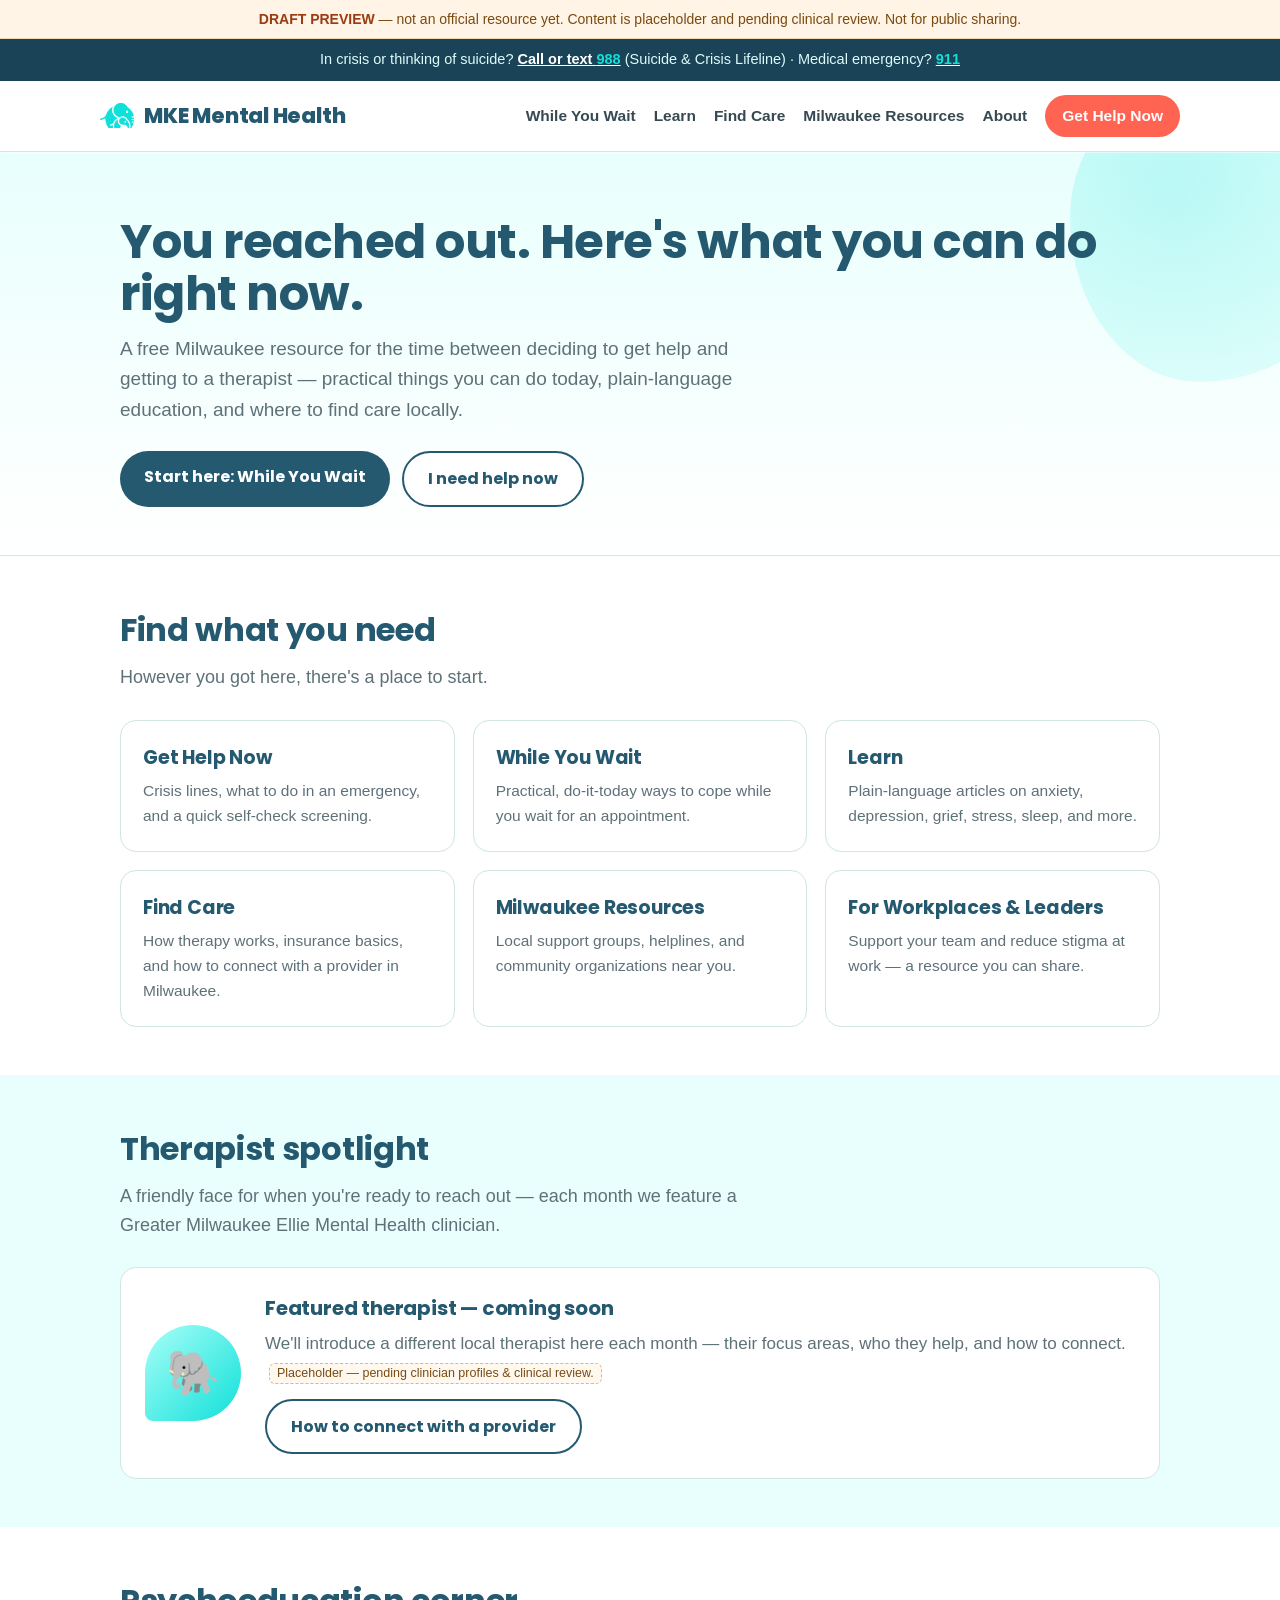
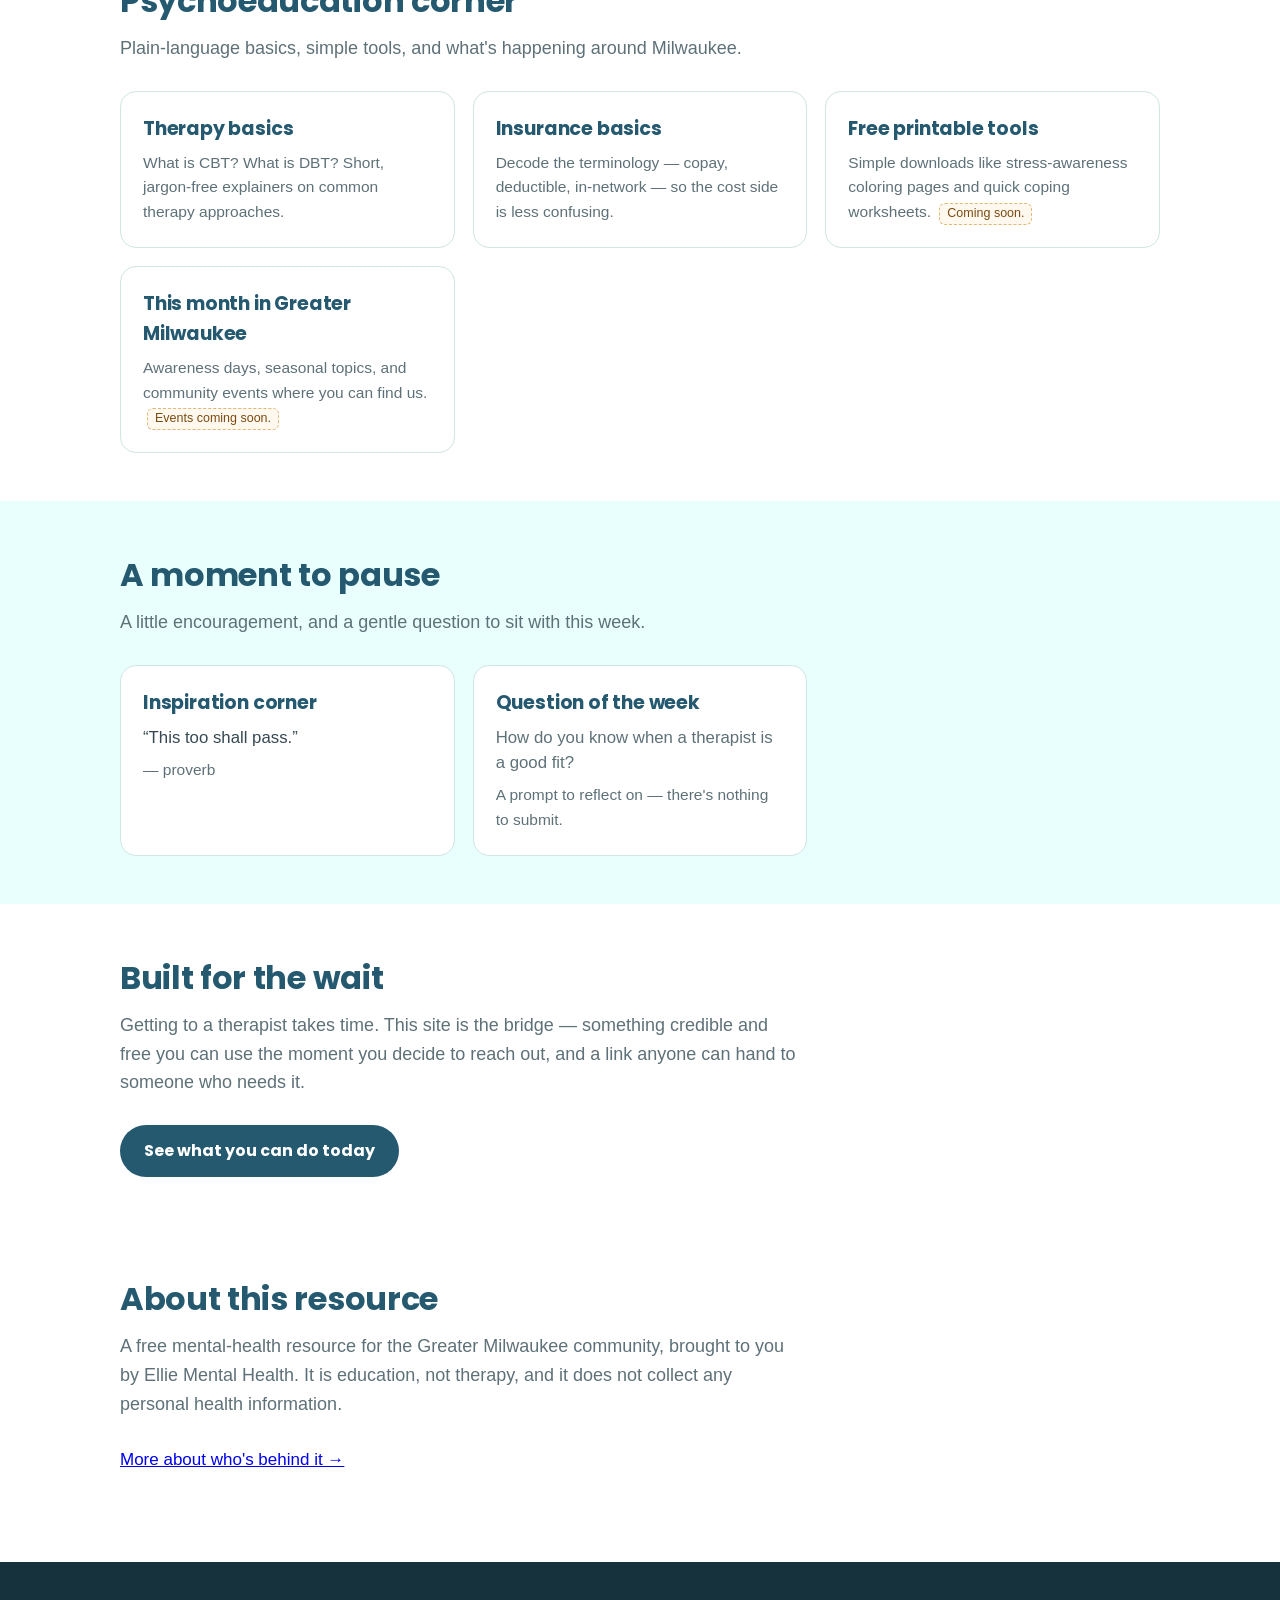
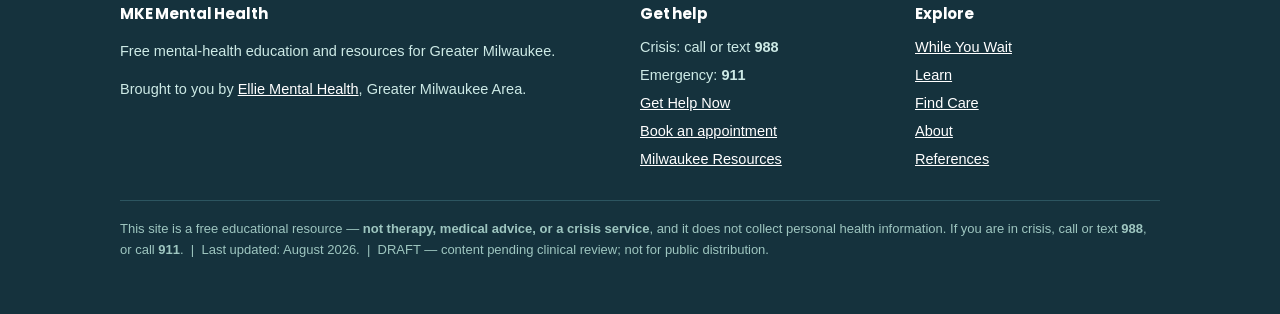
<file: index.html>
<!doctype html>
<html lang="en">
<head>
<meta charset="utf-8">
<meta name="viewport" content="width=device-width,initial-scale=1">
<meta name="robots" content="noindex,nofollow">
<title>MKE Mental Health — Milwaukee mental health resources</title>
<meta name="description" content="A free Milwaukee mental-health resource: what to do right now, while you wait for care. (Draft preview.)">
<link rel="stylesheet" href="styles.css">
<link rel="icon" type="image/png" href="assets/elephant-teal.png">
<meta property="og:title" content="MKE Mental Health — free Greater Milwaukee mental-health resources">
<meta property="og:description" content="A free resource for the time between deciding to get help and getting to a therapist — practical coping, plain-language education, and where to find care locally.">
<meta property="og:type" content="website">
<meta property="og:url" content="https://mkementalhealth.com/">
<meta property="og:image" content="https://mkementalhealth.com/assets/ellie-logo.png">
<meta name="twitter:card" content="summary">
</head>
<body>
<a class="skip" href="#main">Skip to content</a>

<div class="draft"><b>DRAFT PREVIEW</b> — not an official resource yet. Content is placeholder and pending clinical review. Not for public sharing.</div>

<div class="crisis">
  In crisis or thinking of suicide? <a href="tel:988">Call or text <span class="num">988</span></a> (Suicide &amp; Crisis Lifeline) ·
  Medical emergency? <a href="tel:911"><span class="num">911</span></a>
</div>

<header class="site-header">
  <div class="wrap nav">
    <a class="brand" href="index.html"><span class="dot"></span> MKE Mental Health</a>
    <nav class="menu" aria-label="Primary">
      <a href="while-you-wait.html">While You Wait</a>
      <a href="learn.html">Learn</a>
      <a href="find-care.html">Find Care</a>
      <a href="resources.html">Milwaukee Resources</a>
      <a href="about.html">About</a>
      <a class="cta" href="get-help.html">Get Help Now</a>
    </nav>
  </div>
</header>

<main id="main">
  <section class="hero">
    <div class="wrap">
      <h1>You reached out. Here's what you can do right&nbsp;now.</h1>
      <p>A free Milwaukee resource for the time between deciding to get help and getting to a therapist — practical things you can do today, plain-language education, and where to find care locally.</p>
      <div class="btns">
        <a class="btn btn-primary" href="while-you-wait.html">Start here: While You Wait</a>
        <a class="btn btn-ghost" href="get-help.html">I need help now</a>
      </div>
    </div>
  </section>

  <section class="block">
    <div class="wrap">
      <h2>Find what you need</h2>
      <p class="lead">However you got here, there's a place to start.</p>
      <div class="cards">
        <a class="card" href="get-help.html"><h3>Get Help Now</h3><p>Crisis lines, what to do in an emergency, and a quick self-check screening.</p></a>
        <a class="card" href="while-you-wait.html"><h3>While You Wait</h3><p>Practical, do-it-today ways to cope while you wait for an appointment.</p></a>
        <a class="card" href="learn.html"><h3>Learn</h3><p>Plain-language articles on anxiety, depression, grief, stress, sleep, and more.</p></a>
        <a class="card" href="find-care.html"><h3>Find Care</h3><p>How therapy works, insurance basics, and how to connect with a provider in Milwaukee.</p></a>
        <a class="card" href="resources.html"><h3>Milwaukee Resources</h3><p>Local support groups, helplines, and community organizations near you.</p></a>
        <a class="card" href="about.html#workplaces"><h3>For Workplaces &amp; Leaders</h3><p>Support your team and reduce stigma at work — a resource you can share.</p></a>
      </div>
    </div>
  </section>

  <section class="block soft">
    <div class="wrap">
      <h2>Therapist spotlight</h2>
      <p class="lead">A friendly face for when you're ready to reach out — each month we feature a Greater Milwaukee Ellie Mental Health clinician.</p>
      <div class="spotlight">
        <div class="spotlight-photo" aria-hidden="true">🐘</div>
        <div class="spotlight-body">
          <h3>Featured therapist — coming soon</h3>
          <p>We'll introduce a different local therapist here each month — their focus areas, who they help, and how to connect. <span class="ph-inline">Placeholder — pending clinician profiles &amp; clinical review.</span></p>
          <a class="btn btn-ghost" href="find-care.html">How to connect with a provider</a>
        </div>
      </div>
    </div>
  </section>

  <section class="block">
    <div class="wrap">
      <h2>Psychoeducation corner</h2>
      <p class="lead">Plain-language basics, simple tools, and what's happening around Milwaukee.</p>
      <div class="cards">
        <a class="card" href="learn.html"><h3>Therapy basics</h3><p>What is CBT? What is DBT? Short, jargon-free explainers on common therapy approaches.</p></a>
        <a class="card" href="find-care.html"><h3>Insurance basics</h3><p>Decode the terminology — copay, deductible, in-network — so the cost side is less confusing.</p></a>
        <div class="card"><h3>Free printable tools</h3><p>Simple downloads like stress-awareness coloring pages and quick coping worksheets. <span class="ph-inline">Coming soon.</span></p></div>
        <div class="card"><h3>This month in Greater Milwaukee</h3><p>Awareness days, seasonal topics, and community events where you can find us. <span class="ph-inline">Events coming soon.</span></p></div>
      </div>
    </div>
  </section>

  <section class="block soft">
    <div class="wrap">
      <h2>A moment to pause</h2>
      <p class="lead">A little encouragement, and a gentle question to sit with this week.</p>
      <div class="cards">
        <div class="card">
          <h3>Inspiration corner</h3>
          <blockquote id="inspo-quote" style="margin:0;font-size:1.05rem;line-height:1.5">&ldquo;This too shall pass.&rdquo;</blockquote>
          <p id="inspo-author" style="margin-top:8px">&mdash; proverb</p>
        </div>
        <div class="card">
          <h3>Question of the week</h3>
          <p id="qotw" style="font-size:1.05rem;line-height:1.5">How were you mindful this week?</p>
          <p style="margin-top:8px">A prompt to reflect on &mdash; there's nothing to submit.</p>
        </div>
      </div>
    </div>
  </section>

  <section class="block">
    <div class="wrap">
      <h2>Built for the wait</h2>
      <p class="lead">Getting to a therapist takes time. This site is the bridge — something credible and free you can use the moment you decide to reach out, and a link anyone can hand to someone who needs it.</p>
      <a class="btn btn-primary" href="while-you-wait.html">See what you can do today</a>
    </div>
  </section>

  <section class="block">
    <div class="wrap">
      <h2>About this resource</h2>
      <p class="lead">A free mental-health resource for the Greater Milwaukee community, brought to you by Ellie Mental Health. It is education, not therapy, and it does not collect any personal health information.</p>
      <a href="about.html">More about who's behind it &rarr;</a>
    </div>
  </section>
</main>

<footer>
  <div class="wrap">
    <div class="cols">
      <div>
        <h3>MKE Mental Health</h3>
        <p>Free mental-health education and resources for Greater Milwaukee.</p><p style="margin-top:8px">Brought to you by <a href="https://elliementalhealth.com" rel="noopener" target="_blank">Ellie Mental Health</a>, Greater Milwaukee Area.</p>
      </div>
      <div>
        <h3>Get help</h3>
        <ul>
          <li>Crisis: call or text <strong>988</strong></li>
          <li>Emergency: <strong>911</strong></li>
          <li><a href="get-help.html">Get Help Now</a></li>
          <li><a href="https://gettherapy.elliementalhealth.com/default" rel="noopener" target="_blank">Book an appointment</a></li>
          <li><a href="resources.html">Milwaukee Resources</a></li>
        </ul>
      </div>
      <div>
        <h3>Explore</h3>
        <ul>
          <li><a href="while-you-wait.html">While You Wait</a></li>
          <li><a href="learn.html">Learn</a></li>
          <li><a href="find-care.html">Find Care</a></li>
          <li><a href="about.html">About</a></li>
          <li><a href="references.html">References</a></li>
        </ul>
      </div>
    </div>
    <p class="disc">This site is a free educational resource — <strong>not therapy, medical advice, or a crisis service</strong>, and it does not collect personal health information. If you are in crisis, call or text <strong>988</strong>, or call <strong>911</strong>. &nbsp;|&nbsp; Last updated: August 2026. &nbsp;|&nbsp; DRAFT — content pending clinical review; not for public distribution.</p>
  </div>
</footer>

<script>
(function () {
  var quotes = [
    { q: "This too shall pass.", a: "proverb" },
    { q: "Be kind, for everyone you meet is fighting a hard battle.", a: "Ian Maclaren" },
    { q: "What lies behind us and before us are tiny matters compared to what lies within us.", a: "Ralph Waldo Emerson" },
    { q: "Fall seven times, stand up eight.", a: "Japanese proverb" },
    { q: "The best way out is always through.", a: "Robert Frost" },
    { q: "No act of kindness, no matter how small, is ever wasted.", a: "Aesop" }
  ];
  var questions = [
    "How were you mindful this week?",
    "What do you look for in a therapist?",
    "How do you know when a therapist is a good fit?",
    "How do you know when you're feeling dysregulated?",
    "What's the best mental-health resource you've found locally?",
    "How do you take time to pause when you start to feel reactive?"
  ];
  // "of the week": deterministic weekly rotation — same for everyone, changes once a week.
  var week = Math.floor(Date.now() / 604800000);
  var qq = quotes[week % quotes.length];
  var qEl = document.getElementById('inspo-quote'),
      aEl = document.getElementById('inspo-author'),
      wEl = document.getElementById('qotw');
  if (qEl) { qEl.textContent = '“' + qq.q + '”'; }
  if (aEl) { aEl.textContent = '— ' + qq.a; }
  if (wEl) { wEl.textContent = questions[(week + 2) % questions.length]; }
})();
</script>
</body>
</html>
</file>
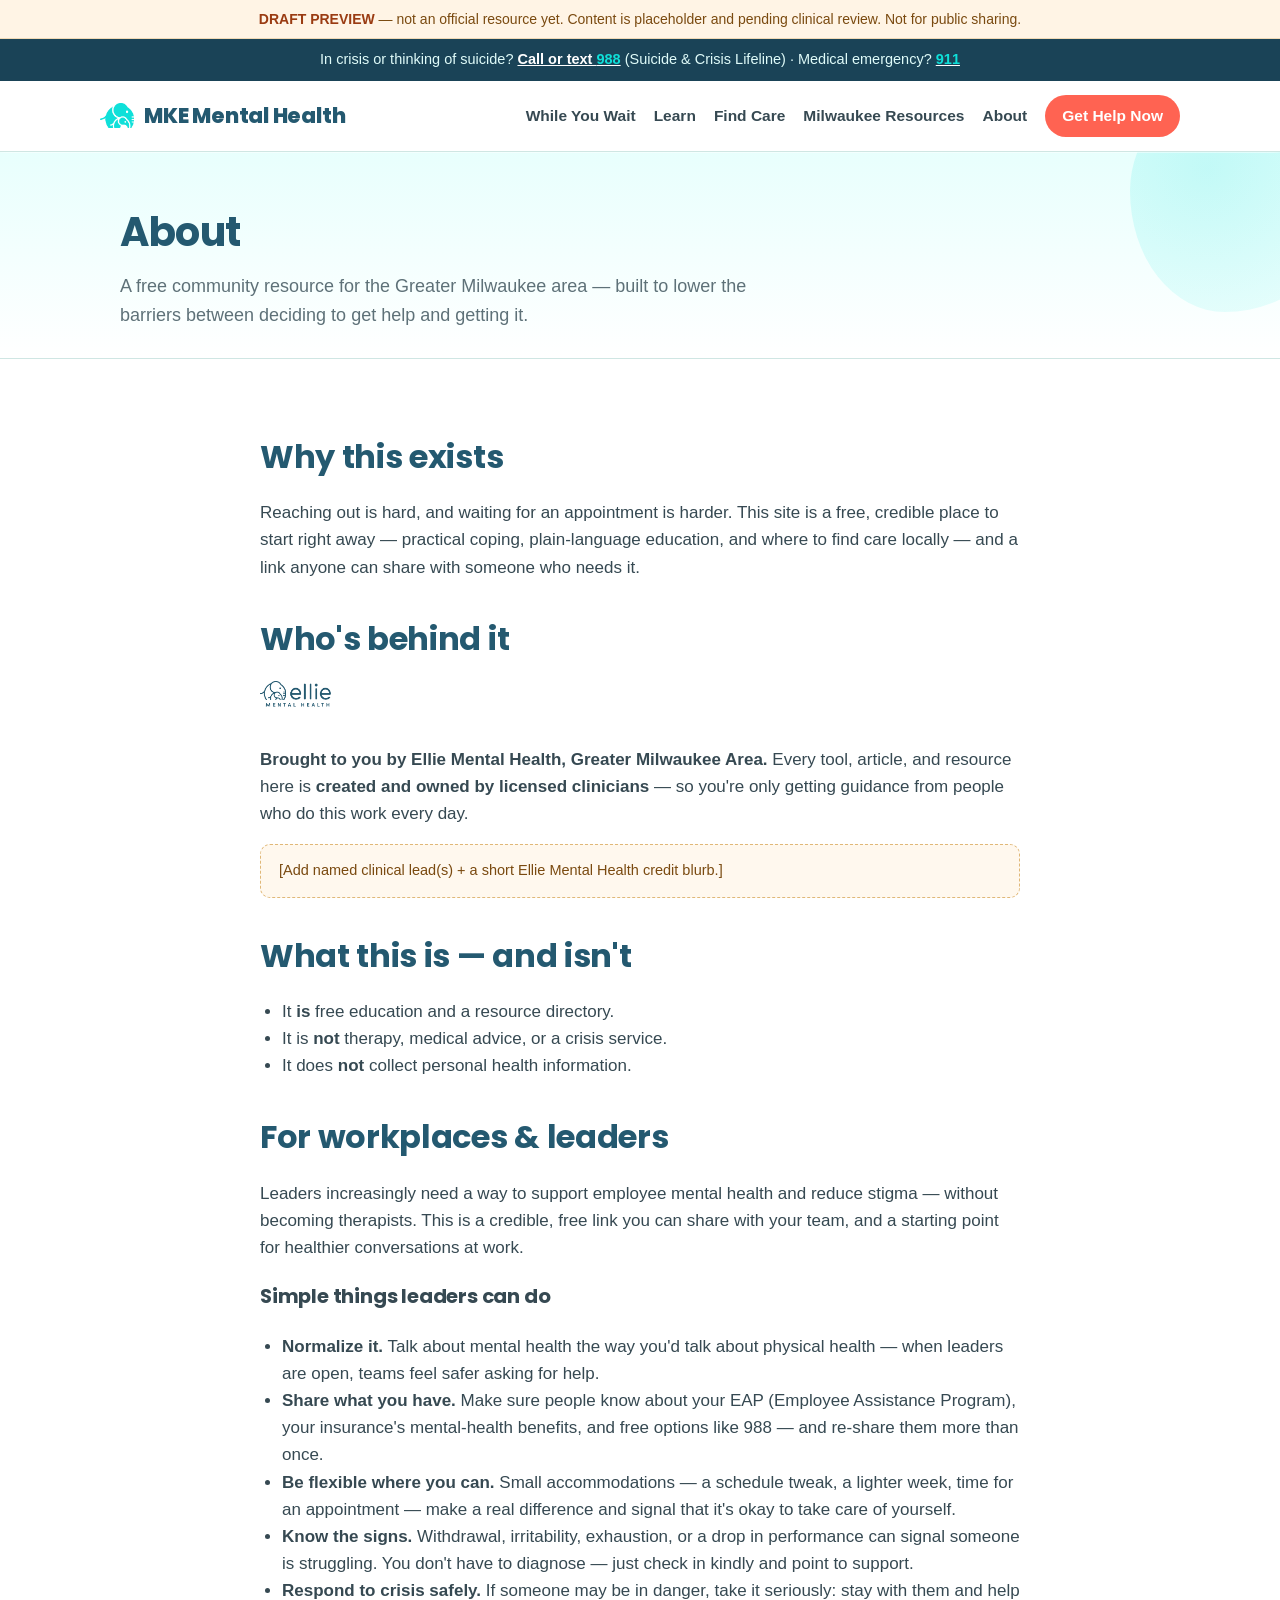
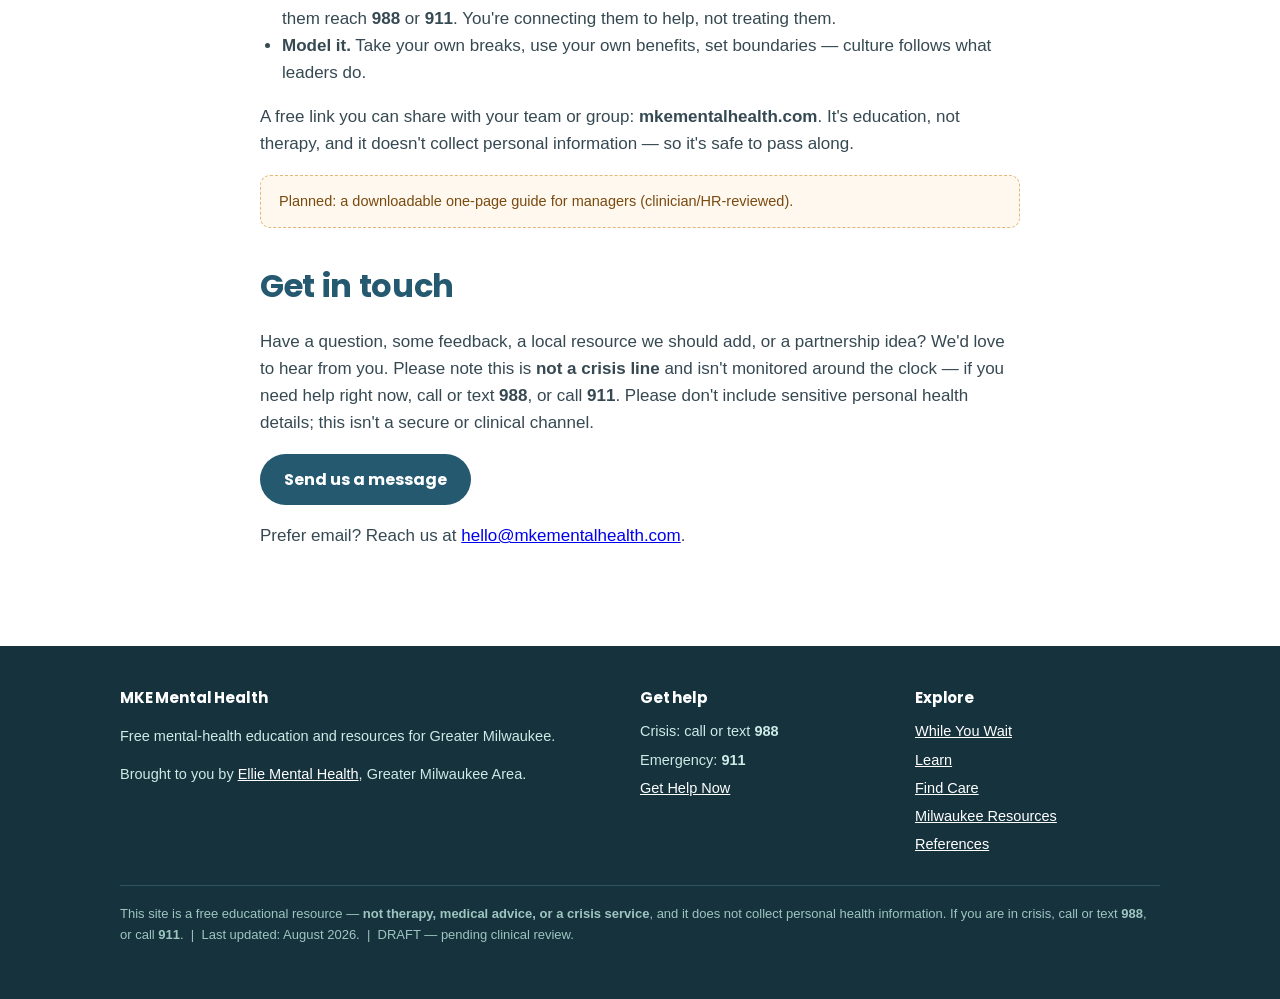
<file: about.html>
<!doctype html>
<html lang="en">
<head>
<meta charset="utf-8">
<meta name="viewport" content="width=device-width,initial-scale=1">
<meta name="robots" content="noindex,nofollow">
<title>About — MKE Mental Health</title>
<link rel="stylesheet" href="styles.css">
<link rel="icon" type="image/png" href="assets/elephant-teal.png">
</head>
<body>
<a class="skip" href="#main">Skip to content</a>
<div class="draft"><b>DRAFT PREVIEW</b> — not an official resource yet. Content is placeholder and pending clinical review. Not for public sharing.</div>
<div class="crisis">
  In crisis or thinking of suicide? <a href="tel:988">Call or text <span class="num">988</span></a> (Suicide &amp; Crisis Lifeline) ·
  Medical emergency? <a href="tel:911"><span class="num">911</span></a>
</div>
<header class="site-header"><div class="wrap nav">
  <a class="brand" href="index.html"><span class="dot"></span> MKE Mental Health</a>
  <nav class="menu" aria-label="Primary">
    <a href="while-you-wait.html">While You Wait</a><a href="learn.html">Learn</a>
    <a href="find-care.html">Find Care</a><a href="resources.html">Milwaukee Resources</a>
    <a href="about.html">About</a><a class="cta" href="get-help.html">Get Help Now</a>
  </nav>
</div></header>

<main id="main">
  <div class="page-head"><div class="wrap">
    <h1>About</h1>
    <p>A free community resource for the Greater Milwaukee area — built to lower the barriers between deciding to get help and getting it.</p>
  </div></div>
  <div class="wrap content">
    <h2>Why this exists</h2>
    <p>Reaching out is hard, and waiting for an appointment is harder. This site is a free, credible place to start right away — practical coping, plain-language education, and where to find care locally — and a link anyone can share with someone who needs it.</p>

    <h2>Who's behind it</h2>
    <p><a href="https://elliementalhealth.com" rel="noopener" target="_blank"><img class="ellie-logo" src="assets/ellie-logo.png" alt="Ellie Mental Health"></a></p>
    <p><strong>Brought to you by Ellie Mental Health, Greater Milwaukee Area.</strong> Every tool, article, and resource here is <strong>created and owned by licensed clinicians</strong> — so you're only getting guidance from people who do this work every day.</p>
    <div class="placeholder">[Add named clinical lead(s) + a short Ellie Mental Health credit blurb.]</div>

    <h2>What this is &mdash; and isn't</h2>
    <ul>
      <li>It <strong>is</strong> free education and a resource directory.</li>
      <li>It is <strong>not</strong> therapy, medical advice, or a crisis service.</li>
      <li>It does <strong>not</strong> collect personal health information.</li>
    </ul>

    <h2 id="workplaces">For workplaces &amp; leaders</h2>
    <p>Leaders increasingly need a way to support employee mental health and reduce stigma — without becoming therapists. This is a credible, free link you can share with your team, and a starting point for healthier conversations at work.</p>
    <h3>Simple things leaders can do</h3>
    <ul>
      <li><strong>Normalize it.</strong> Talk about mental health the way you'd talk about physical health — when leaders are open, teams feel safer asking for help.</li>
      <li><strong>Share what you have.</strong> Make sure people know about your EAP (Employee Assistance Program), your insurance's mental-health benefits, and free options like 988 — and re-share them more than once.</li>
      <li><strong>Be flexible where you can.</strong> Small accommodations — a schedule tweak, a lighter week, time for an appointment — make a real difference and signal that it's okay to take care of yourself.</li>
      <li><strong>Know the signs.</strong> Withdrawal, irritability, exhaustion, or a drop in performance can signal someone is struggling. You don't have to diagnose — just check in kindly and point to support.</li>
      <li><strong>Respond to crisis safely.</strong> If someone may be in danger, take it seriously: stay with them and help them reach <strong>988</strong> or <strong>911</strong>. You're connecting them to help, not treating them.</li>
      <li><strong>Model it.</strong> Take your own breaks, use your own benefits, set boundaries — culture follows what leaders do.</li>
    </ul>
    <p>A free link you can share with your team or group: <strong>mkementalhealth.com</strong>. It's education, not therapy, and it doesn't collect personal information — so it's safe to pass along.</p>
    <div class="placeholder">Planned: a downloadable one-page guide for managers (clinician/HR-reviewed).</div>

    <h2 id="contact">Get in touch</h2>
    <p>Have a question, some feedback, a local resource we should add, or a partnership idea? We'd love to hear from you. Please note this is <strong>not a crisis line</strong> and isn't monitored around the clock — if you need help right now, call or text <strong>988</strong>, or call <strong>911</strong>. Please don't include sensitive personal health details; this isn't a secure or clinical channel.</p>
    <p>
      <a class="btn btn-primary" href="https://docs.google.com/forms/d/e/1FAIpQLSdn5Zyb1W7dJLsNyaC2EHwTvgyVyoPqgj3NyGuW80tVW8oMEw/viewform" rel="noopener" target="_blank">Send us a message</a>
    </p>
    <p>Prefer email? Reach us at <a href="mailto:hello@mkementalhealth.com">hello@mkementalhealth.com</a>.</p>
  </div>
</main>

<footer><div class="wrap">
  <div class="cols">
    <div><h3>MKE Mental Health</h3><p>Free mental-health education and resources for Greater Milwaukee.</p><p style="margin-top:8px">Brought to you by <a href="https://elliementalhealth.com" rel="noopener" target="_blank">Ellie Mental Health</a>, Greater Milwaukee Area.</p></div>
    <div><h3>Get help</h3><ul><li>Crisis: call or text <strong>988</strong></li><li>Emergency: <strong>911</strong></li><li><a href="get-help.html">Get Help Now</a></li></ul></div>
    <div><h3>Explore</h3><ul><li><a href="while-you-wait.html">While You Wait</a></li><li><a href="learn.html">Learn</a></li><li><a href="find-care.html">Find Care</a></li><li><a href="resources.html">Milwaukee Resources</a></li><li><a href="references.html">References</a></li></ul></div>
  </div>
  <p class="disc">This site is a free educational resource — <strong>not therapy, medical advice, or a crisis service</strong>, and it does not collect personal health information. If you are in crisis, call or text <strong>988</strong>, or call <strong>911</strong>. &nbsp;|&nbsp; Last updated: August 2026. &nbsp;|&nbsp; DRAFT — pending clinical review.</p>
</div></footer>
</body>
</html>
</file>
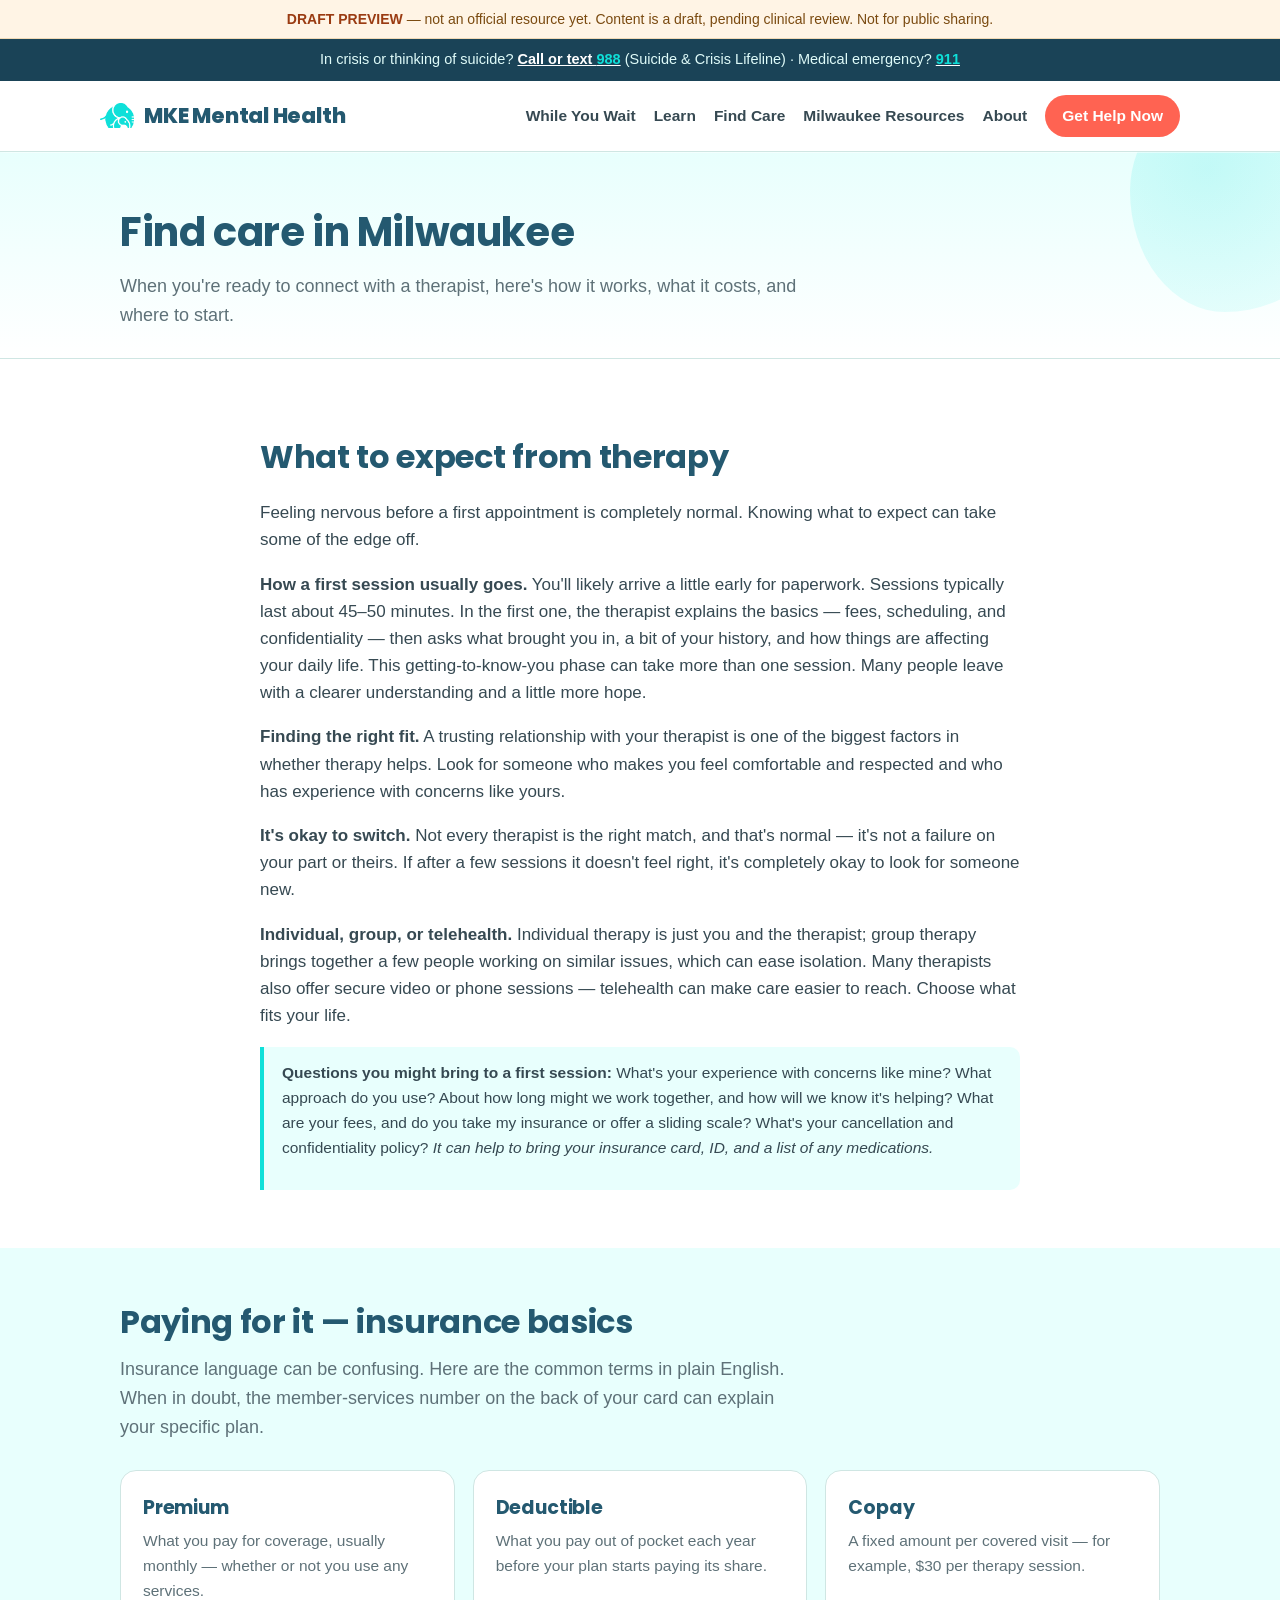
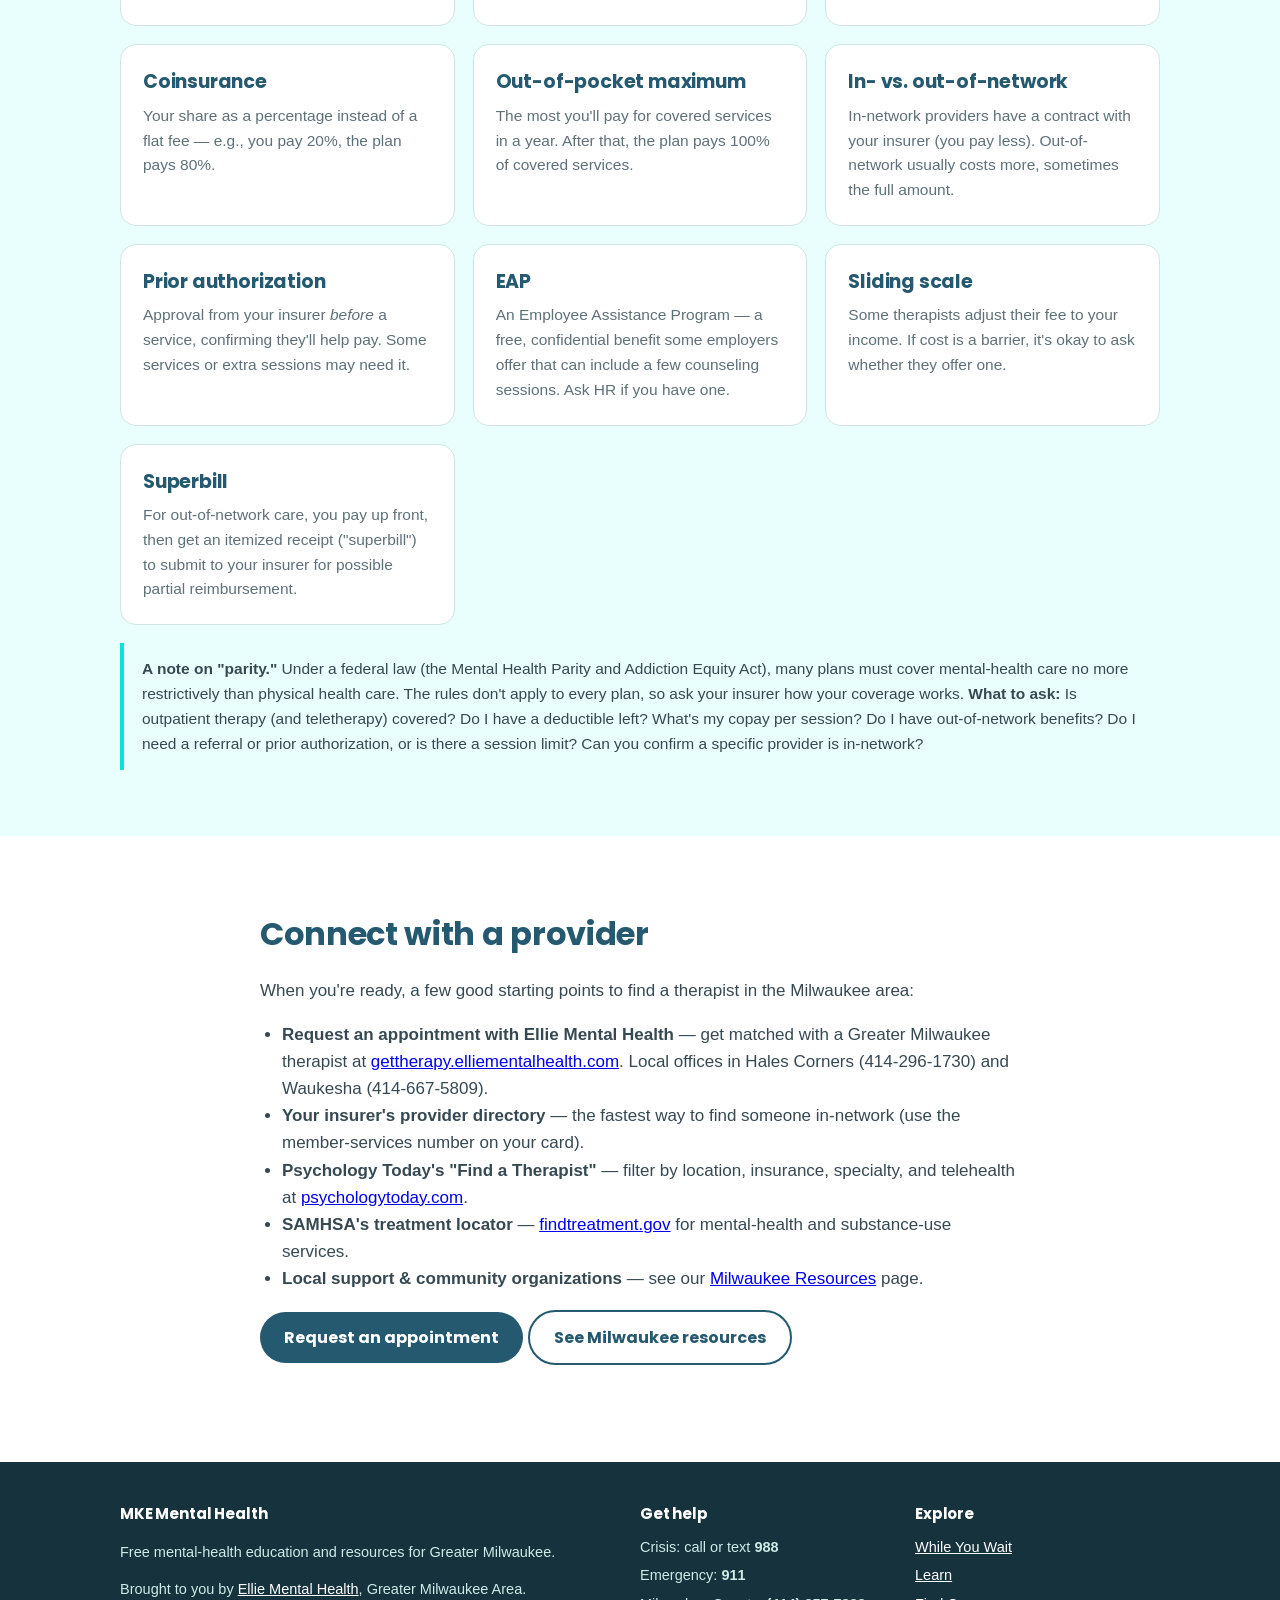
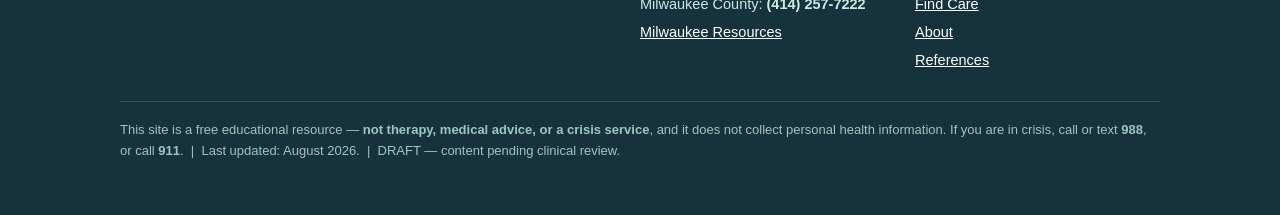
<file: find-care.html>
<!doctype html>
<html lang="en">
<head>
<meta charset="utf-8">
<meta name="viewport" content="width=device-width,initial-scale=1">
<meta name="robots" content="noindex,nofollow">
<title>Find Care — MKE Mental Health</title>
<link rel="stylesheet" href="styles.css">
<link rel="icon" type="image/png" href="assets/elephant-teal.png">
</head>
<body>
<a class="skip" href="#main">Skip to content</a>
<div class="draft"><b>DRAFT PREVIEW</b> — not an official resource yet. Content is a draft, pending clinical review. Not for public sharing.</div>
<div class="crisis">
  In crisis or thinking of suicide? <a href="tel:988">Call or text <span class="num">988</span></a> (Suicide &amp; Crisis Lifeline) ·
  Medical emergency? <a href="tel:911"><span class="num">911</span></a>
</div>
<header class="site-header"><div class="wrap nav">
  <a class="brand" href="index.html"><span class="dot"></span> MKE Mental Health</a>
  <nav class="menu" aria-label="Primary">
    <a href="while-you-wait.html">While You Wait</a><a href="learn.html">Learn</a>
    <a href="find-care.html">Find Care</a><a href="resources.html">Milwaukee Resources</a>
    <a href="about.html">About</a><a class="cta" href="get-help.html">Get Help Now</a>
  </nav>
</div></header>

<main id="main">
  <div class="page-head"><div class="wrap">
    <h1>Find care in Milwaukee</h1>
    <p>When you're ready to connect with a therapist, here's how it works, what it costs, and where to start.</p>
  </div></div>

  <div class="wrap content">
    <h2>What to expect from therapy</h2>
    <p>Feeling nervous before a first appointment is completely normal. Knowing what to expect can take some of the edge off.</p>
    <p><strong>How a first session usually goes.</strong> You'll likely arrive a little early for paperwork. Sessions typically last about 45–50 minutes. In the first one, the therapist explains the basics — fees, scheduling, and confidentiality — then asks what brought you in, a bit of your history, and how things are affecting your daily life. This getting-to-know-you phase can take more than one session. Many people leave with a clearer understanding and a little more hope.</p>
    <p><strong>Finding the right fit.</strong> A trusting relationship with your therapist is one of the biggest factors in whether therapy helps. Look for someone who makes you feel comfortable and respected and who has experience with concerns like yours.</p>
    <p><strong>It's okay to switch.</strong> Not every therapist is the right match, and that's normal — it's not a failure on your part or theirs. If after a few sessions it doesn't feel right, it's completely okay to look for someone new.</p>
    <p><strong>Individual, group, or telehealth.</strong> Individual therapy is just you and the therapist; group therapy brings together a few people working on similar issues, which can ease isolation. Many therapists also offer secure video or phone sessions — telehealth can make care easier to reach. Choose what fits your life.</p>

    <div class="note"><strong>Questions you might bring to a first session:</strong> What's your experience with concerns like mine? What approach do you use? About how long might we work together, and how will we know it's helping? What are your fees, and do you take my insurance or offer a sliding scale? What's your cancellation and confidentiality policy? <em>It can help to bring your insurance card, ID, and a list of any medications.</em></p></div>
  </div>

  <section class="block soft"><div class="wrap">
    <h2>Paying for it — insurance basics</h2>
    <p class="lead">Insurance language can be confusing. Here are the common terms in plain English. When in doubt, the member-services number on the back of your card can explain your specific plan.</p>
    <div class="cards">
      <div class="card"><h3>Premium</h3><p>What you pay for coverage, usually monthly — whether or not you use any services.</p></div>
      <div class="card"><h3>Deductible</h3><p>What you pay out of pocket each year before your plan starts paying its share.</p></div>
      <div class="card"><h3>Copay</h3><p>A fixed amount per covered visit — for example, $30 per therapy session.</p></div>
      <div class="card"><h3>Coinsurance</h3><p>Your share as a percentage instead of a flat fee — e.g., you pay 20%, the plan pays 80%.</p></div>
      <div class="card"><h3>Out-of-pocket maximum</h3><p>The most you'll pay for covered services in a year. After that, the plan pays 100% of covered services.</p></div>
      <div class="card"><h3>In- vs. out-of-network</h3><p>In-network providers have a contract with your insurer (you pay less). Out-of-network usually costs more, sometimes the full amount.</p></div>
      <div class="card"><h3>Prior authorization</h3><p>Approval from your insurer <em>before</em> a service, confirming they'll help pay. Some services or extra sessions may need it.</p></div>
      <div class="card"><h3>EAP</h3><p>An Employee Assistance Program — a free, confidential benefit some employers offer that can include a few counseling sessions. Ask HR if you have one.</p></div>
      <div class="card"><h3>Sliding scale</h3><p>Some therapists adjust their fee to your income. If cost is a barrier, it's okay to ask whether they offer one.</p></div>
      <div class="card"><h3>Superbill</h3><p>For out-of-network care, you pay up front, then get an itemized receipt ("superbill") to submit to your insurer for possible partial reimbursement.</p></div>
    </div>
    <div class="note"><strong>A note on "parity."</strong> Under a federal law (the Mental Health Parity and Addiction Equity Act), many plans must cover mental-health care no more restrictively than physical health care. The rules don't apply to every plan, so ask your insurer how your coverage works. <strong>What to ask:</strong> Is outpatient therapy (and teletherapy) covered? Do I have a deductible left? What's my copay per session? Do I have out-of-network benefits? Do I need a referral or prior authorization, or is there a session limit? Can you confirm a specific provider is in-network?</div>
  </div></section>

  <div class="wrap content">
    <h2>Connect with a provider</h2>
    <p>When you're ready, a few good starting points to find a therapist in the Milwaukee area:</p>
    <ul>
      <li><strong>Request an appointment with Ellie Mental Health</strong> — get matched with a Greater Milwaukee therapist at <a href="https://gettherapy.elliementalhealth.com/default" rel="noopener" target="_blank">gettherapy.elliementalhealth.com</a>. Local offices in Hales Corners (414-296-1730) and Waukesha (414-667-5809).</li>
      <li><strong>Your insurer's provider directory</strong> — the fastest way to find someone in-network (use the member-services number on your card).</li>
      <li><strong>Psychology Today's "Find a Therapist"</strong> — filter by location, insurance, specialty, and telehealth at <a href="https://www.psychologytoday.com/us/therapists" rel="noopener" target="_blank">psychologytoday.com</a>.</li>
      <li><strong>SAMHSA's treatment locator</strong> — <a href="https://findtreatment.gov" rel="noopener" target="_blank">findtreatment.gov</a> for mental-health and substance-use services.</li>
      <li><strong>Local support &amp; community organizations</strong> — see our <a href="resources.html">Milwaukee Resources</a> page.</li>
    </ul>
    <p><a class="btn btn-primary" href="https://gettherapy.elliementalhealth.com/default" rel="noopener" target="_blank">Request an appointment</a> <a class="btn btn-ghost" href="resources.html">See Milwaukee resources</a></p>
  </div>
</main>

<footer><div class="wrap">
  <div class="cols">
    <div><h3>MKE Mental Health</h3><p>Free mental-health education and resources for Greater Milwaukee.</p><p style="margin-top:8px">Brought to you by <a href="https://elliementalhealth.com" rel="noopener" target="_blank">Ellie Mental Health</a>, Greater Milwaukee Area.</p></div>
    <div><h3>Get help</h3><ul><li>Crisis: call or text <strong>988</strong></li><li>Emergency: <strong>911</strong></li><li>Milwaukee County: <strong>(414) 257-7222</strong></li><li><a href="resources.html">Milwaukee Resources</a></li></ul></div>
    <div><h3>Explore</h3><ul><li><a href="while-you-wait.html">While You Wait</a></li><li><a href="learn.html">Learn</a></li><li><a href="find-care.html">Find Care</a></li><li><a href="about.html">About</a></li><li><a href="references.html">References</a></li></ul></div>
  </div>
  <p class="disc">This site is a free educational resource — <strong>not therapy, medical advice, or a crisis service</strong>, and it does not collect personal health information. If you are in crisis, call or text <strong>988</strong>, or call <strong>911</strong>. &nbsp;|&nbsp; Last updated: August 2026. &nbsp;|&nbsp; DRAFT — content pending clinical review.</p>
</div></footer>
</body>
</html>
</file>
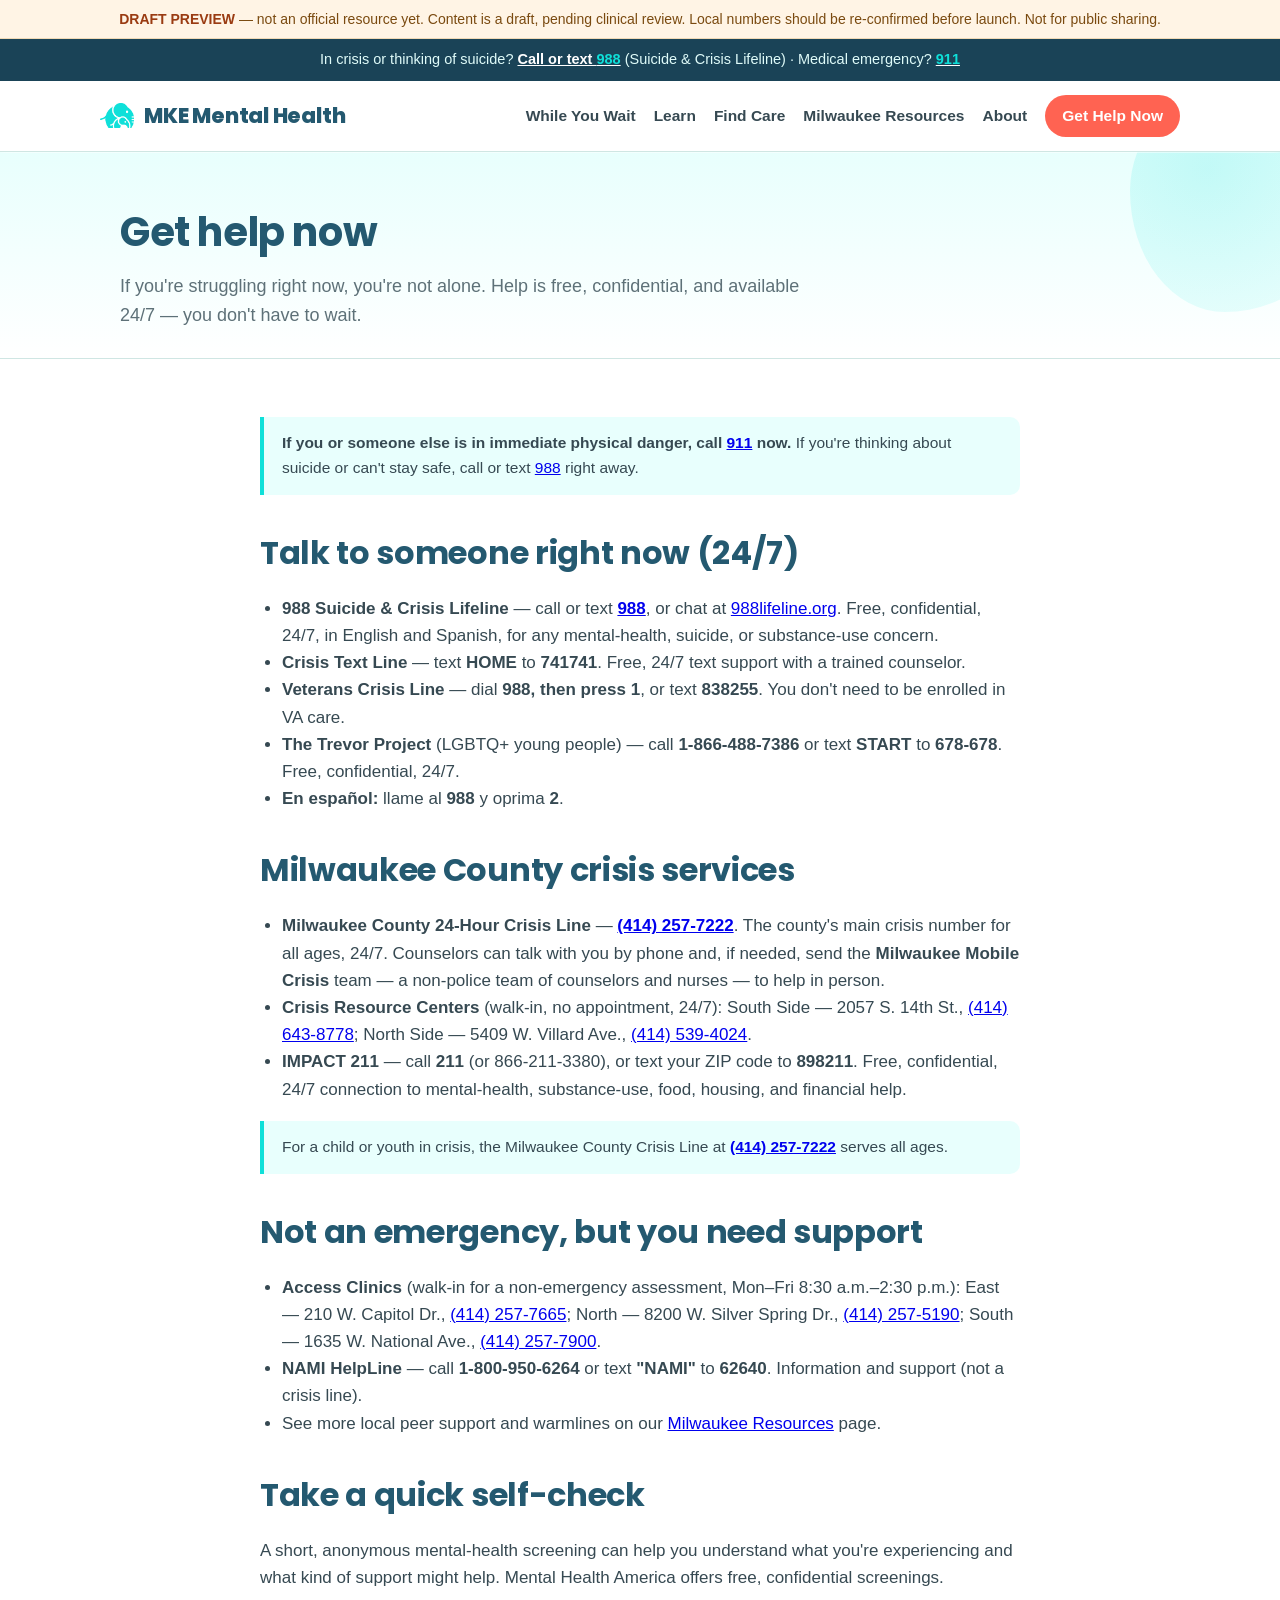
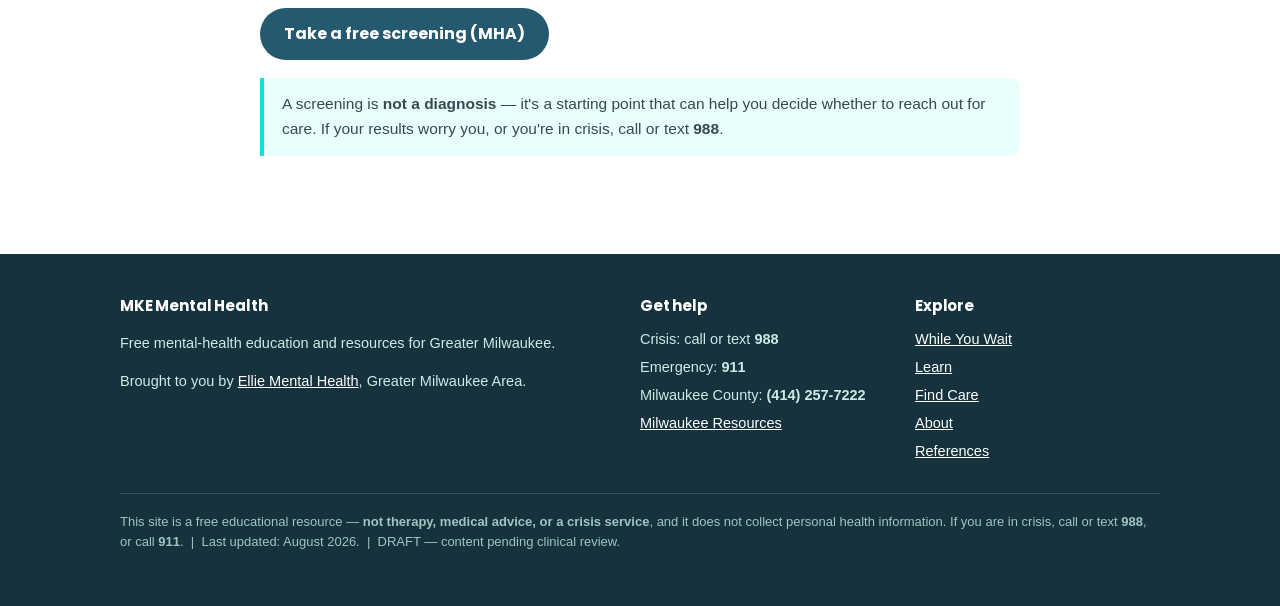
<file: get-help.html>
<!doctype html>
<html lang="en">
<head>
<meta charset="utf-8">
<meta name="viewport" content="width=device-width,initial-scale=1">
<meta name="robots" content="noindex,nofollow">
<title>Get Help Now — MKE Mental Health</title>
<link rel="stylesheet" href="styles.css">
<link rel="icon" type="image/png" href="assets/elephant-teal.png">
</head>
<body>
<a class="skip" href="#main">Skip to content</a>
<div class="draft"><b>DRAFT PREVIEW</b> — not an official resource yet. Content is a draft, pending clinical review. Local numbers should be re-confirmed before launch. Not for public sharing.</div>
<div class="crisis">
  In crisis or thinking of suicide? <a href="tel:988">Call or text <span class="num">988</span></a> (Suicide &amp; Crisis Lifeline) ·
  Medical emergency? <a href="tel:911"><span class="num">911</span></a>
</div>
<header class="site-header"><div class="wrap nav">
  <a class="brand" href="index.html"><span class="dot"></span> MKE Mental Health</a>
  <nav class="menu" aria-label="Primary">
    <a href="while-you-wait.html">While You Wait</a><a href="learn.html">Learn</a>
    <a href="find-care.html">Find Care</a><a href="resources.html">Milwaukee Resources</a>
    <a href="about.html">About</a><a class="cta" href="get-help.html">Get Help Now</a>
  </nav>
</div></header>

<main id="main">
  <div class="page-head"><div class="wrap">
    <h1>Get help now</h1>
    <p>If you're struggling right now, you're not alone. Help is free, confidential, and available 24/7 — you don't have to wait.</p>
  </div></div>

  <div class="wrap content">
    <div class="note"><strong>If you or someone else is in immediate physical danger, call <a href="tel:911">911</a> now.</strong> If you're thinking about suicide or can't stay safe, call or text <a href="tel:988">988</a> right away.</div>

    <h2>Talk to someone right now (24/7)</h2>
    <ul>
      <li><strong>988 Suicide &amp; Crisis Lifeline</strong> — call or text <a href="tel:988"><strong>988</strong></a>, or chat at <a href="https://988lifeline.org" rel="noopener" target="_blank">988lifeline.org</a>. Free, confidential, 24/7, in English and Spanish, for any mental-health, suicide, or substance-use concern.</li>
      <li><strong>Crisis Text Line</strong> — text <strong>HOME</strong> to <strong>741741</strong>. Free, 24/7 text support with a trained counselor.</li>
      <li><strong>Veterans Crisis Line</strong> — dial <strong>988, then press 1</strong>, or text <strong>838255</strong>. You don't need to be enrolled in VA care.</li>
      <li><strong>The Trevor Project</strong> (LGBTQ+ young people) — call <strong>1-866-488-7386</strong> or text <strong>START</strong> to <strong>678-678</strong>. Free, confidential, 24/7.</li>
      <li><strong>En español:</strong> llame al <strong>988</strong> y oprima <strong>2</strong>.</li>
    </ul>

    <h2>Milwaukee County crisis services</h2>
    <ul>
      <li><strong>Milwaukee County 24-Hour Crisis Line</strong> — <a href="tel:4142577222"><strong>(414) 257-7222</strong></a>. The county's main crisis number for all ages, 24/7. Counselors can talk with you by phone and, if needed, send the <strong>Milwaukee Mobile Crisis</strong> team — a non-police team of counselors and nurses — to help in person.</li>
      <li><strong>Crisis Resource Centers</strong> (walk-in, no appointment, 24/7): South Side — 2057 S. 14th St., <a href="tel:4146438778">(414) 643-8778</a>; North Side — 5409 W. Villard Ave., <a href="tel:4145394024">(414) 539-4024</a>.</li>
      <li><strong>IMPACT 211</strong> — call <strong>211</strong> (or 866-211-3380), or text your ZIP code to <strong>898211</strong>. Free, confidential, 24/7 connection to mental-health, substance-use, food, housing, and financial help.</li>
    </ul>
    <div class="note">For a child or youth in crisis, the Milwaukee County Crisis Line at <a href="tel:4142577222"><strong>(414) 257-7222</strong></a> serves all ages.</div>

    <h2>Not an emergency, but you need support</h2>
    <ul>
      <li><strong>Access Clinics</strong> (walk-in for a non-emergency assessment, Mon–Fri 8:30 a.m.–2:30 p.m.): East — 210 W. Capitol Dr., <a href="tel:4142577665">(414) 257-7665</a>; North — 8200 W. Silver Spring Dr., <a href="tel:4142575190">(414) 257-5190</a>; South — 1635 W. National Ave., <a href="tel:4142577900">(414) 257-7900</a>.</li>
      <li><strong>NAMI HelpLine</strong> — call <strong>1-800-950-6264</strong> or text <strong>"NAMI"</strong> to <strong>62640</strong>. Information and support (not a crisis line).</li>
      <li>See more local peer support and warmlines on our <a href="resources.html">Milwaukee Resources</a> page.</li>
    </ul>

    <h2>Take a quick self-check</h2>
    <p>A short, anonymous mental-health screening can help you understand what you're experiencing and what kind of support might help. Mental Health America offers free, confidential screenings.</p>
    <p><a class="btn btn-primary" href="https://screening.mhanational.org" rel="noopener" target="_blank">Take a free screening (MHA)</a></p>
    <div class="note">A screening is <strong>not a diagnosis</strong> — it's a starting point that can help you decide whether to reach out for care. If your results worry you, or you're in crisis, call or text <strong>988</strong>.</div>
  </div>
</main>

<footer><div class="wrap">
  <div class="cols">
    <div><h3>MKE Mental Health</h3><p>Free mental-health education and resources for Greater Milwaukee.</p><p style="margin-top:8px">Brought to you by <a href="https://elliementalhealth.com" rel="noopener" target="_blank">Ellie Mental Health</a>, Greater Milwaukee Area.</p></div>
    <div><h3>Get help</h3><ul><li>Crisis: call or text <strong>988</strong></li><li>Emergency: <strong>911</strong></li><li>Milwaukee County: <strong>(414) 257-7222</strong></li><li><a href="resources.html">Milwaukee Resources</a></li></ul></div>
    <div><h3>Explore</h3><ul><li><a href="while-you-wait.html">While You Wait</a></li><li><a href="learn.html">Learn</a></li><li><a href="find-care.html">Find Care</a></li><li><a href="about.html">About</a></li><li><a href="references.html">References</a></li></ul></div>
  </div>
  <p class="disc">This site is a free educational resource — <strong>not therapy, medical advice, or a crisis service</strong>, and it does not collect personal health information. If you are in crisis, call or text <strong>988</strong>, or call <strong>911</strong>. &nbsp;|&nbsp; Last updated: August 2026. &nbsp;|&nbsp; DRAFT — content pending clinical review.</p>
</div></footer>
</body>
</html>
</file>
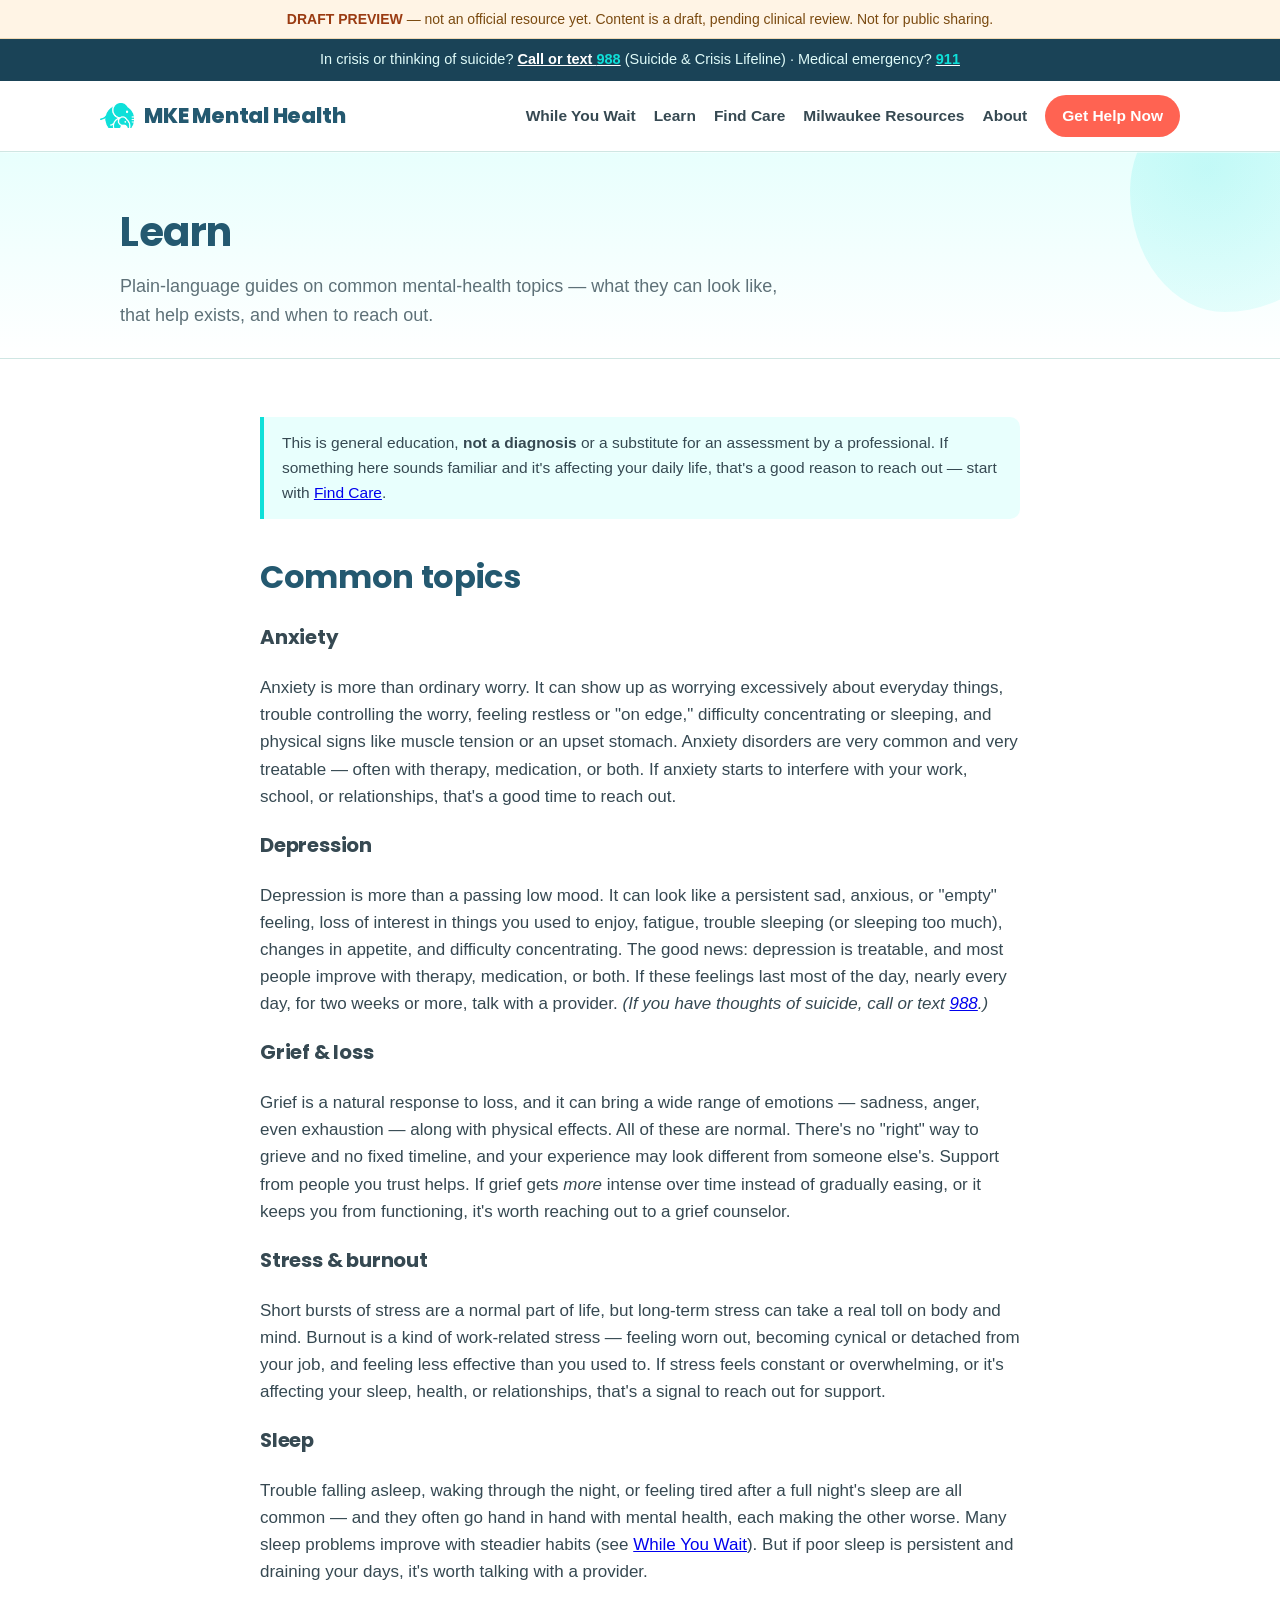
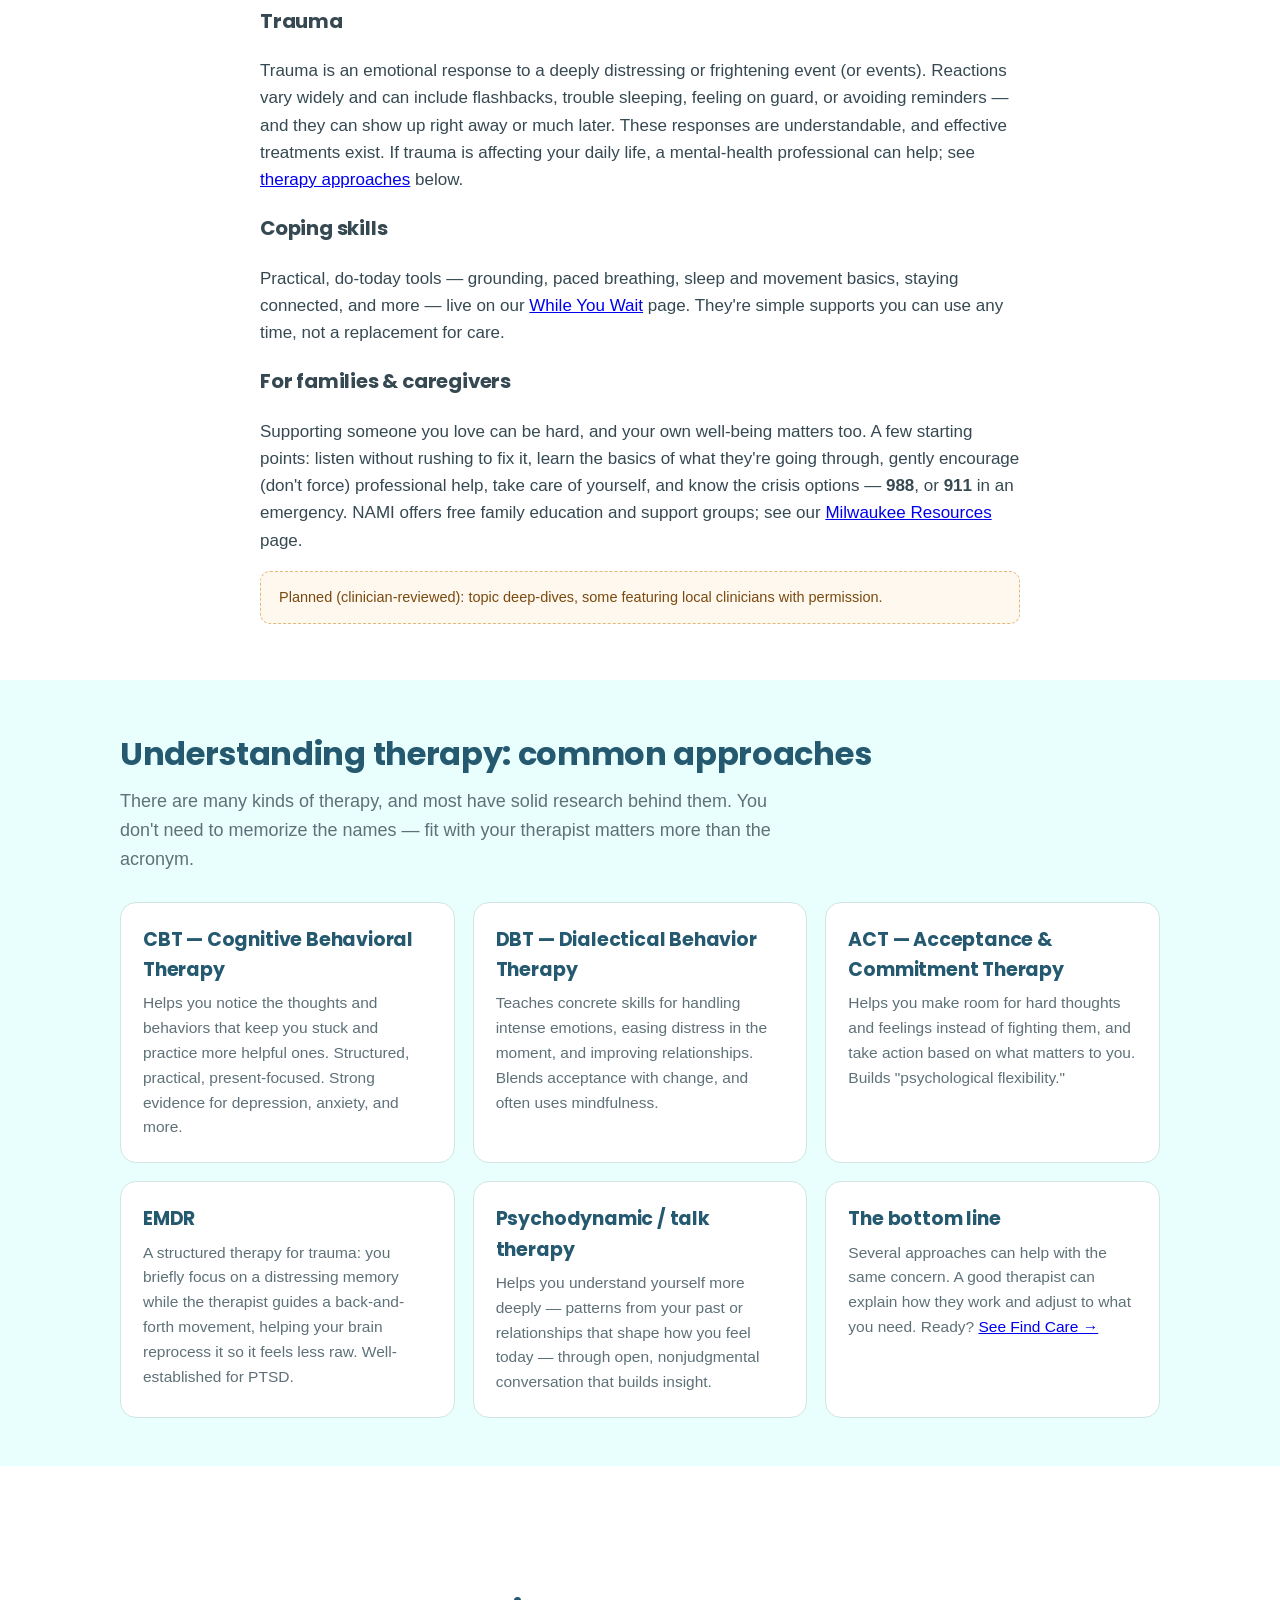
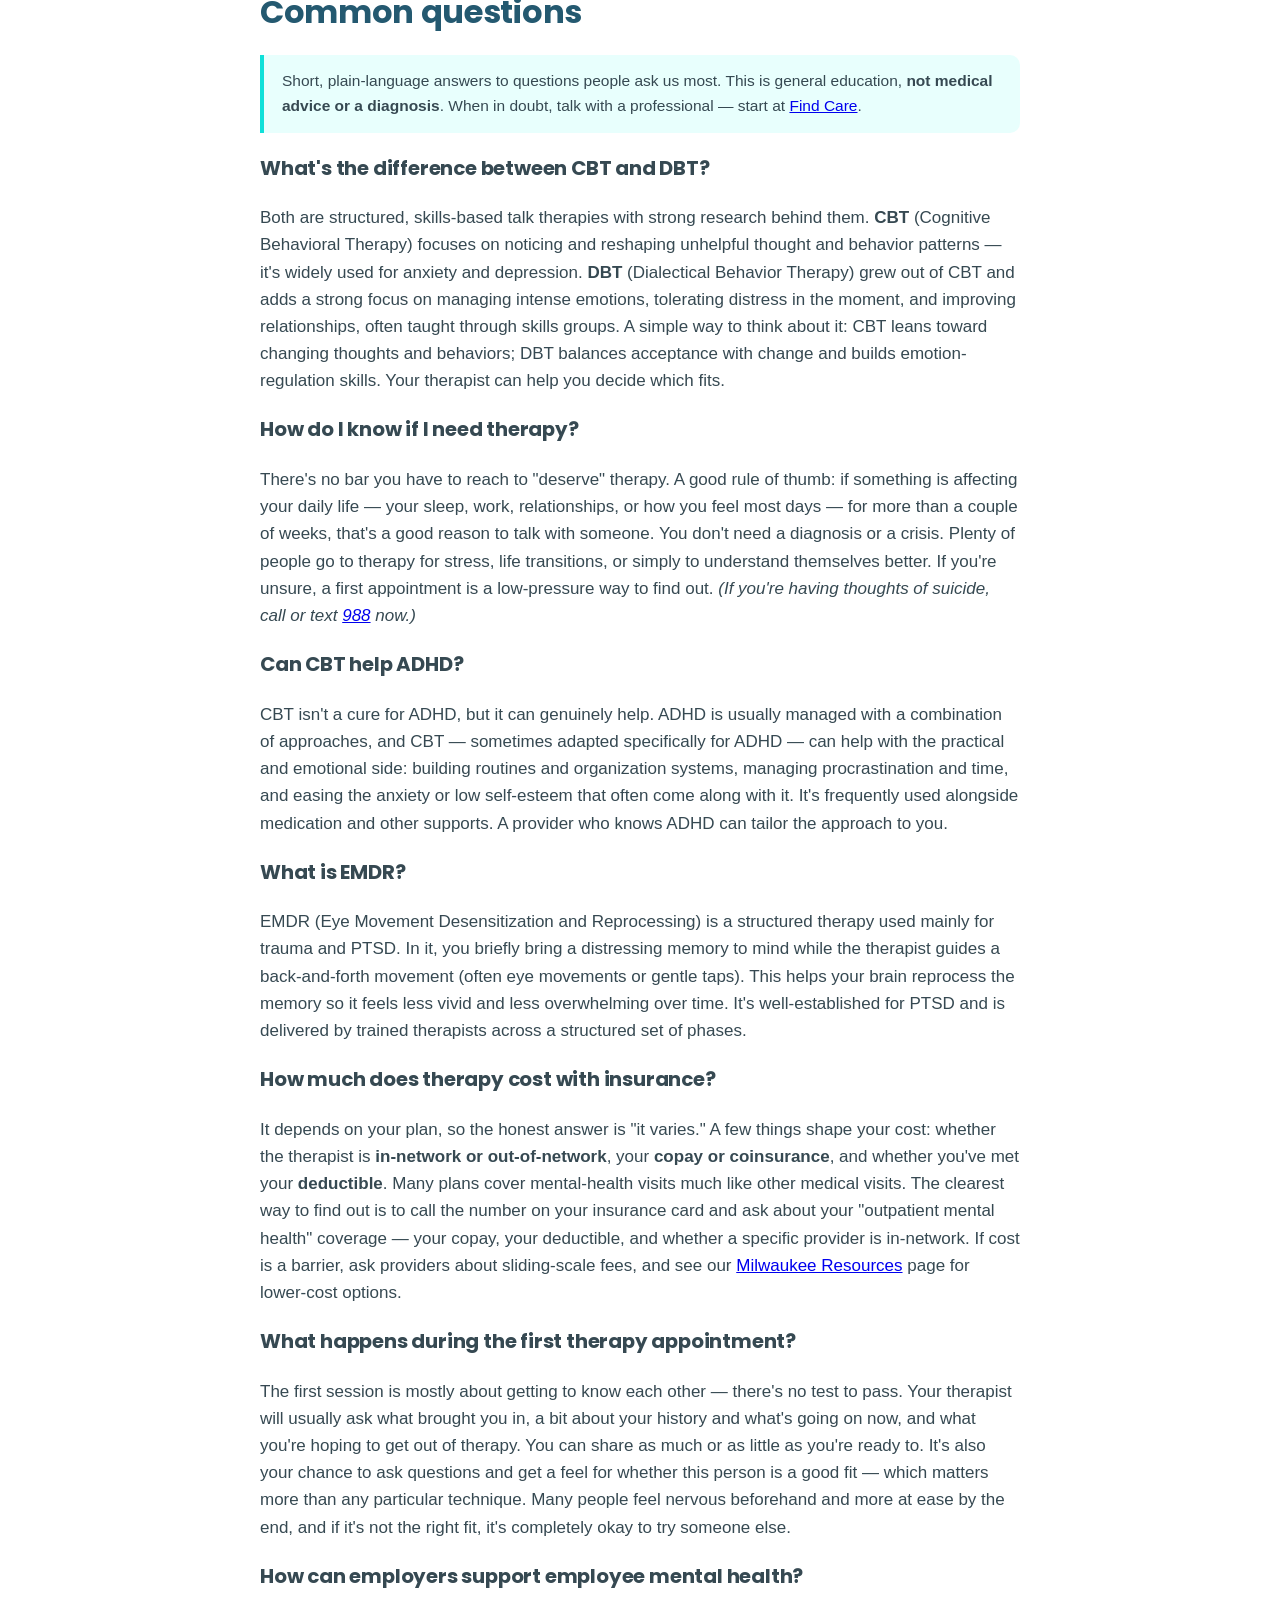
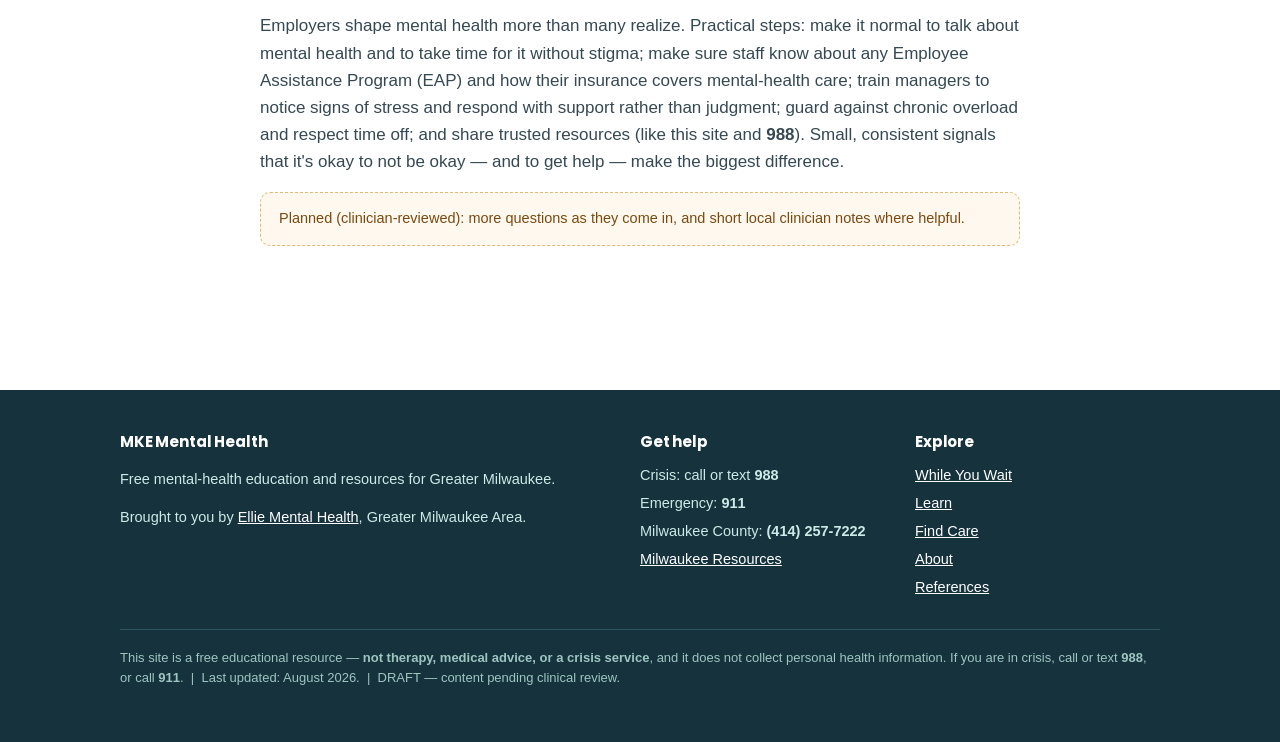
<file: learn.html>
<!doctype html>
<html lang="en">
<head>
<meta charset="utf-8">
<meta name="viewport" content="width=device-width,initial-scale=1">
<meta name="robots" content="noindex,nofollow">
<title>Learn — MKE Mental Health</title>
<link rel="stylesheet" href="styles.css">
<link rel="icon" type="image/png" href="assets/elephant-teal.png">
</head>
<body>
<a class="skip" href="#main">Skip to content</a>
<div class="draft"><b>DRAFT PREVIEW</b> — not an official resource yet. Content is a draft, pending clinical review. Not for public sharing.</div>
<div class="crisis">
  In crisis or thinking of suicide? <a href="tel:988">Call or text <span class="num">988</span></a> (Suicide &amp; Crisis Lifeline) ·
  Medical emergency? <a href="tel:911"><span class="num">911</span></a>
</div>
<header class="site-header"><div class="wrap nav">
  <a class="brand" href="index.html"><span class="dot"></span> MKE Mental Health</a>
  <nav class="menu" aria-label="Primary">
    <a href="while-you-wait.html">While You Wait</a><a href="learn.html">Learn</a>
    <a href="find-care.html">Find Care</a><a href="resources.html">Milwaukee Resources</a>
    <a href="about.html">About</a><a class="cta" href="get-help.html">Get Help Now</a>
  </nav>
</div></header>

<main id="main">
  <div class="page-head"><div class="wrap">
    <h1>Learn</h1>
    <p>Plain-language guides on common mental-health topics — what they can look like, that help exists, and when to reach out.</p>
  </div></div>

  <div class="wrap content">
    <div class="note">This is general education, <strong>not a diagnosis</strong> or a substitute for an assessment by a professional. If something here sounds familiar and it's affecting your daily life, that's a good reason to reach out — start with <a href="find-care.html">Find Care</a>.</div>

    <h2>Common topics</h2>

    <h3 id="anxiety">Anxiety</h3>
    <p>Anxiety is more than ordinary worry. It can show up as worrying excessively about everyday things, trouble controlling the worry, feeling restless or "on edge," difficulty concentrating or sleeping, and physical signs like muscle tension or an upset stomach. Anxiety disorders are very common and very treatable — often with therapy, medication, or both. If anxiety starts to interfere with your work, school, or relationships, that's a good time to reach out.</p>

    <h3 id="depression">Depression</h3>
    <p>Depression is more than a passing low mood. It can look like a persistent sad, anxious, or "empty" feeling, loss of interest in things you used to enjoy, fatigue, trouble sleeping (or sleeping too much), changes in appetite, and difficulty concentrating. The good news: depression is treatable, and most people improve with therapy, medication, or both. If these feelings last most of the day, nearly every day, for two weeks or more, talk with a provider. <em>(If you have thoughts of suicide, call or text <a href="tel:988">988</a>.)</em></p>

    <h3 id="grief">Grief &amp; loss</h3>
    <p>Grief is a natural response to loss, and it can bring a wide range of emotions — sadness, anger, even exhaustion — along with physical effects. All of these are normal. There's no "right" way to grieve and no fixed timeline, and your experience may look different from someone else's. Support from people you trust helps. If grief gets <em>more</em> intense over time instead of gradually easing, or it keeps you from functioning, it's worth reaching out to a grief counselor.</p>

    <h3 id="stress">Stress &amp; burnout</h3>
    <p>Short bursts of stress are a normal part of life, but long-term stress can take a real toll on body and mind. Burnout is a kind of work-related stress — feeling worn out, becoming cynical or detached from your job, and feeling less effective than you used to. If stress feels constant or overwhelming, or it's affecting your sleep, health, or relationships, that's a signal to reach out for support.</p>

    <h3 id="sleep">Sleep</h3>
    <p>Trouble falling asleep, waking through the night, or feeling tired after a full night's sleep are all common — and they often go hand in hand with mental health, each making the other worse. Many sleep problems improve with steadier habits (see <a href="while-you-wait.html">While You Wait</a>). But if poor sleep is persistent and draining your days, it's worth talking with a provider.</p>

    <h3 id="trauma">Trauma</h3>
    <p>Trauma is an emotional response to a deeply distressing or frightening event (or events). Reactions vary widely and can include flashbacks, trouble sleeping, feeling on guard, or avoiding reminders — and they can show up right away or much later. These responses are understandable, and effective treatments exist. If trauma is affecting your daily life, a mental-health professional can help; see <a href="#approaches">therapy approaches</a> below.</p>

    <h3 id="coping">Coping skills</h3>
    <p>Practical, do-today tools — grounding, paced breathing, sleep and movement basics, staying connected, and more — live on our <a href="while-you-wait.html">While You Wait</a> page. They're simple supports you can use any time, not a replacement for care.</p>

    <h3 id="families">For families &amp; caregivers</h3>
    <p>Supporting someone you love can be hard, and your own well-being matters too. A few starting points: listen without rushing to fix it, learn the basics of what they're going through, gently encourage (don't force) professional help, take care of yourself, and know the crisis options — <strong>988</strong>, or <strong>911</strong> in an emergency. NAMI offers free family education and support groups; see our <a href="resources.html">Milwaukee Resources</a> page.</p>
    <div class="placeholder">Planned (clinician-reviewed): topic deep-dives, some featuring local clinicians with permission.</div>
  </div>

  <section class="block soft"><div class="wrap">
    <h2 id="approaches">Understanding therapy: common approaches</h2>
    <p class="lead">There are many kinds of therapy, and most have solid research behind them. You don't need to memorize the names — fit with your therapist matters more than the acronym.</p>
    <div class="cards">
      <div class="card"><h3>CBT — Cognitive Behavioral Therapy</h3><p>Helps you notice the thoughts and behaviors that keep you stuck and practice more helpful ones. Structured, practical, present-focused. Strong evidence for depression, anxiety, and more.</p></div>
      <div class="card"><h3>DBT — Dialectical Behavior Therapy</h3><p>Teaches concrete skills for handling intense emotions, easing distress in the moment, and improving relationships. Blends acceptance with change, and often uses mindfulness.</p></div>
      <div class="card"><h3>ACT — Acceptance &amp; Commitment Therapy</h3><p>Helps you make room for hard thoughts and feelings instead of fighting them, and take action based on what matters to you. Builds "psychological flexibility."</p></div>
      <div class="card"><h3>EMDR</h3><p>A structured therapy for trauma: you briefly focus on a distressing memory while the therapist guides a back-and-forth movement, helping your brain reprocess it so it feels less raw. Well-established for PTSD.</p></div>
      <div class="card"><h3>Psychodynamic / talk therapy</h3><p>Helps you understand yourself more deeply — patterns from your past or relationships that shape how you feel today — through open, nonjudgmental conversation that builds insight.</p></div>
      <div class="card"><h3>The bottom line</h3><p>Several approaches can help with the same concern. A good therapist can explain how they work and adjust to what you need. Ready? <a href="find-care.html">See Find Care &rarr;</a></p></div>
    </div>
  </div></section>

  <section class="block"><div class="wrap content">
    <h2 id="questions">Common questions</h2>
    <div class="note">Short, plain-language answers to questions people ask us most. This is general education, <strong>not medical advice or a diagnosis</strong>. When in doubt, talk with a professional — start at <a href="find-care.html">Find Care</a>.</div>

    <h3 id="q-cbt-dbt">What's the difference between CBT and DBT?</h3>
    <p>Both are structured, skills-based talk therapies with strong research behind them. <strong>CBT</strong> (Cognitive Behavioral Therapy) focuses on noticing and reshaping unhelpful thought and behavior patterns — it's widely used for anxiety and depression. <strong>DBT</strong> (Dialectical Behavior Therapy) grew out of CBT and adds a strong focus on managing intense emotions, tolerating distress in the moment, and improving relationships, often taught through skills groups. A simple way to think about it: CBT leans toward changing thoughts and behaviors; DBT balances acceptance with change and builds emotion-regulation skills. Your therapist can help you decide which fits.</p>

    <h3 id="q-need-therapy">How do I know if I need therapy?</h3>
    <p>There's no bar you have to reach to "deserve" therapy. A good rule of thumb: if something is affecting your daily life — your sleep, work, relationships, or how you feel most days — for more than a couple of weeks, that's a good reason to talk with someone. You don't need a diagnosis or a crisis. Plenty of people go to therapy for stress, life transitions, or simply to understand themselves better. If you're unsure, a first appointment is a low-pressure way to find out. <em>(If you're having thoughts of suicide, call or text <a href="tel:988">988</a> now.)</em></p>

    <h3 id="q-cbt-adhd">Can CBT help ADHD?</h3>
    <p>CBT isn't a cure for ADHD, but it can genuinely help. ADHD is usually managed with a combination of approaches, and CBT — sometimes adapted specifically for ADHD — can help with the practical and emotional side: building routines and organization systems, managing procrastination and time, and easing the anxiety or low self-esteem that often come along with it. It's frequently used alongside medication and other supports. A provider who knows ADHD can tailor the approach to you.</p>

    <h3 id="q-emdr">What is EMDR?</h3>
    <p>EMDR (Eye Movement Desensitization and Reprocessing) is a structured therapy used mainly for trauma and PTSD. In it, you briefly bring a distressing memory to mind while the therapist guides a back-and-forth movement (often eye movements or gentle taps). This helps your brain reprocess the memory so it feels less vivid and less overwhelming over time. It's well-established for PTSD and is delivered by trained therapists across a structured set of phases.</p>

    <h3 id="q-cost">How much does therapy cost with insurance?</h3>
    <p>It depends on your plan, so the honest answer is "it varies." A few things shape your cost: whether the therapist is <strong>in-network or out-of-network</strong>, your <strong>copay or coinsurance</strong>, and whether you've met your <strong>deductible</strong>. Many plans cover mental-health visits much like other medical visits. The clearest way to find out is to call the number on your insurance card and ask about your "outpatient mental health" coverage — your copay, your deductible, and whether a specific provider is in-network. If cost is a barrier, ask providers about sliding-scale fees, and see our <a href="resources.html">Milwaukee Resources</a> page for lower-cost options.</p>

    <h3 id="q-first-appt">What happens during the first therapy appointment?</h3>
    <p>The first session is mostly about getting to know each other — there's no test to pass. Your therapist will usually ask what brought you in, a bit about your history and what's going on now, and what you're hoping to get out of therapy. You can share as much or as little as you're ready to. It's also your chance to ask questions and get a feel for whether this person is a good fit — which matters more than any particular technique. Many people feel nervous beforehand and more at ease by the end, and if it's not the right fit, it's completely okay to try someone else.</p>

    <h3 id="q-employers">How can employers support employee mental health?</h3>
    <p>Employers shape mental health more than many realize. Practical steps: make it normal to talk about mental health and to take time for it without stigma; make sure staff know about any Employee Assistance Program (EAP) and how their insurance covers mental-health care; train managers to notice signs of stress and respond with support rather than judgment; guard against chronic overload and respect time off; and share trusted resources (like this site and <strong>988</strong>). Small, consistent signals that it's okay to not be okay — and to get help — make the biggest difference.</p>
    <div class="placeholder">Planned (clinician-reviewed): more questions as they come in, and short local clinician notes where helpful.</div>
  </div></section>
</main>

<footer><div class="wrap">
  <div class="cols">
    <div><h3>MKE Mental Health</h3><p>Free mental-health education and resources for Greater Milwaukee.</p><p style="margin-top:8px">Brought to you by <a href="https://elliementalhealth.com" rel="noopener" target="_blank">Ellie Mental Health</a>, Greater Milwaukee Area.</p></div>
    <div><h3>Get help</h3><ul><li>Crisis: call or text <strong>988</strong></li><li>Emergency: <strong>911</strong></li><li>Milwaukee County: <strong>(414) 257-7222</strong></li><li><a href="resources.html">Milwaukee Resources</a></li></ul></div>
    <div><h3>Explore</h3><ul><li><a href="while-you-wait.html">While You Wait</a></li><li><a href="learn.html">Learn</a></li><li><a href="find-care.html">Find Care</a></li><li><a href="about.html">About</a></li><li><a href="references.html">References</a></li></ul></div>
  </div>
  <p class="disc">This site is a free educational resource — <strong>not therapy, medical advice, or a crisis service</strong>, and it does not collect personal health information. If you are in crisis, call or text <strong>988</strong>, or call <strong>911</strong>. &nbsp;|&nbsp; Last updated: August 2026. &nbsp;|&nbsp; DRAFT — content pending clinical review.</p>
</div></footer>
</body>
</html>
</file>
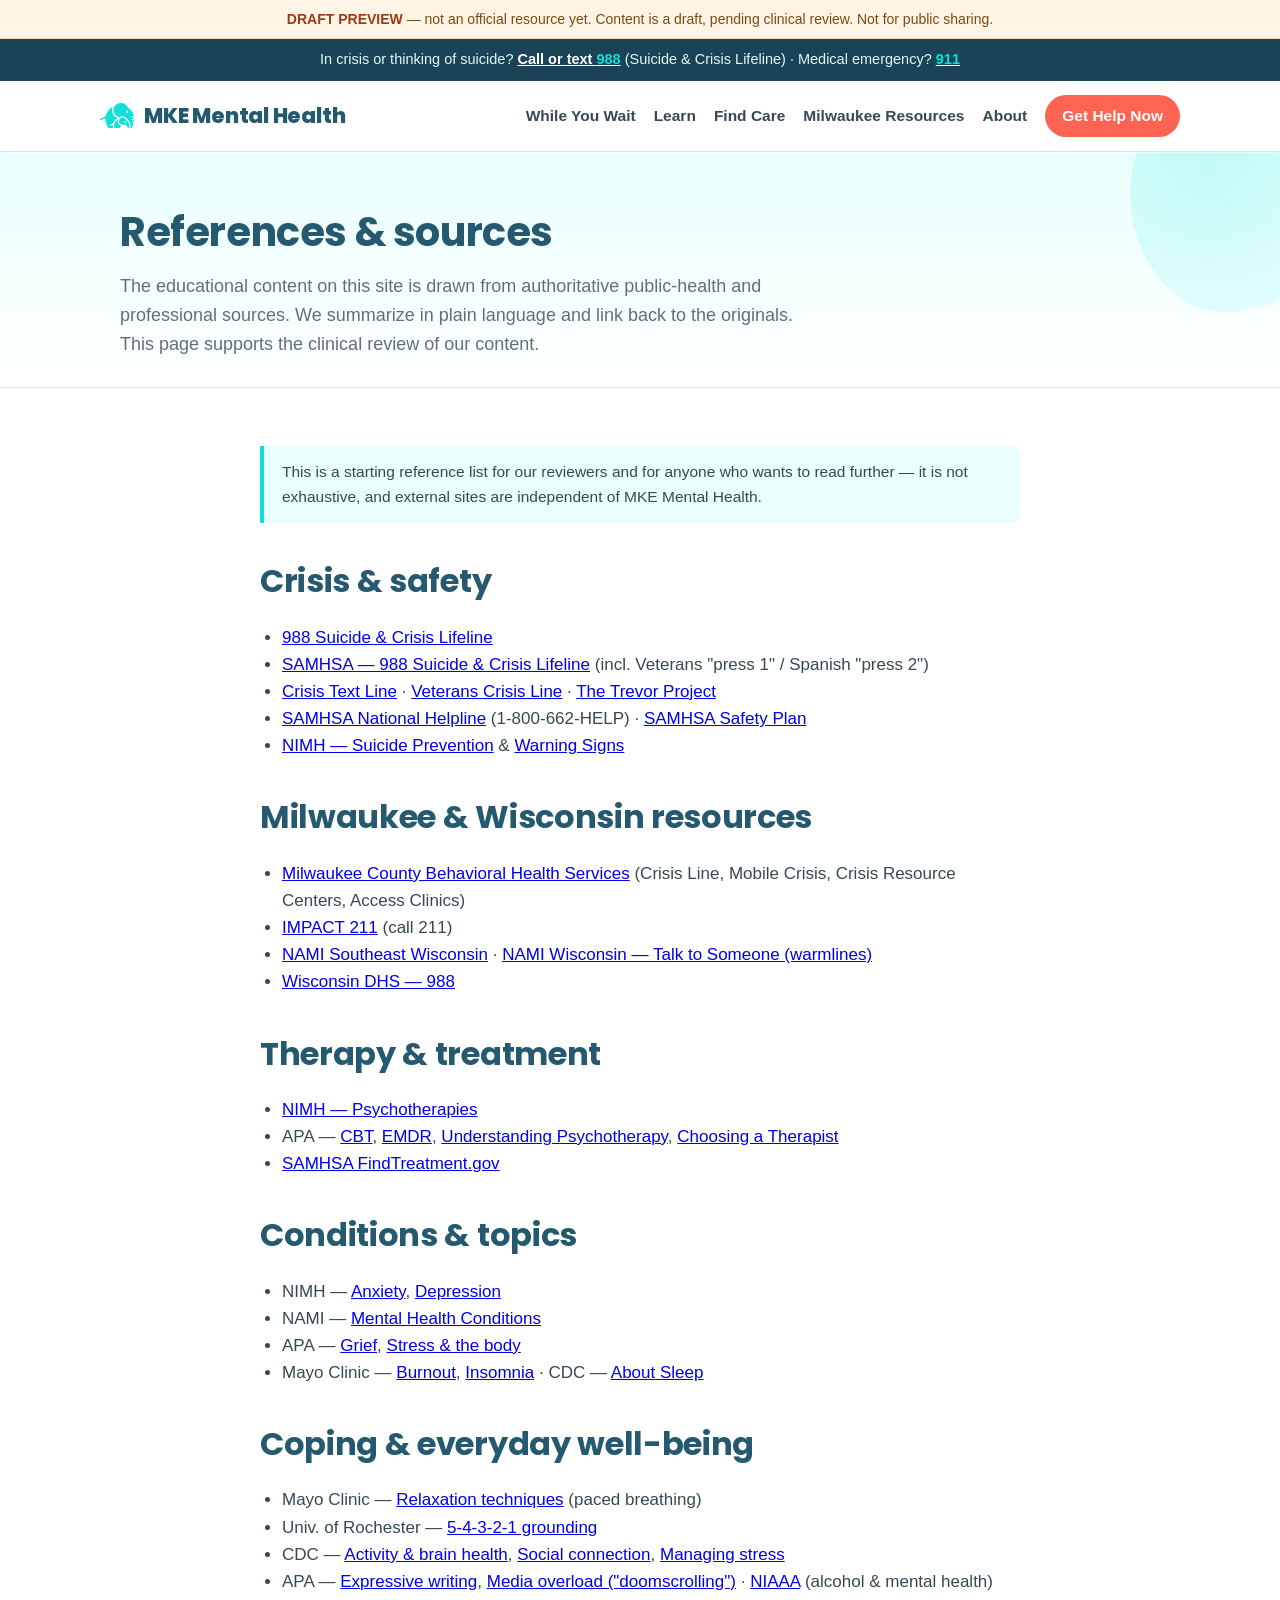
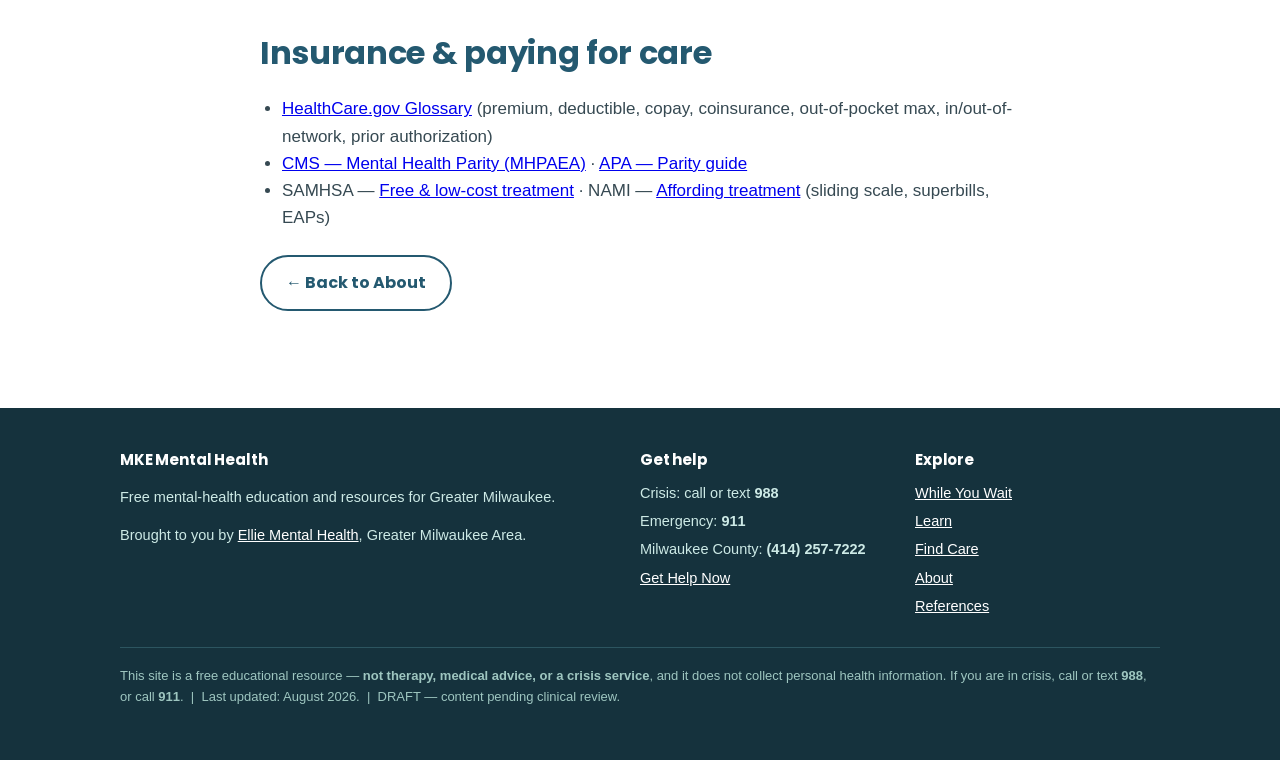
<file: references.html>
<!doctype html>
<html lang="en">
<head>
<meta charset="utf-8">
<meta name="viewport" content="width=device-width,initial-scale=1">
<meta name="robots" content="noindex,nofollow">
<title>References &amp; Sources — MKE Mental Health</title>
<link rel="stylesheet" href="styles.css">
<link rel="icon" type="image/png" href="assets/elephant-teal.png">
</head>
<body>
<a class="skip" href="#main">Skip to content</a>
<div class="draft"><b>DRAFT PREVIEW</b> — not an official resource yet. Content is a draft, pending clinical review. Not for public sharing.</div>
<div class="crisis">
  In crisis or thinking of suicide? <a href="tel:988">Call or text <span class="num">988</span></a> (Suicide &amp; Crisis Lifeline) ·
  Medical emergency? <a href="tel:911"><span class="num">911</span></a>
</div>
<header class="site-header"><div class="wrap nav">
  <a class="brand" href="index.html"><span class="dot"></span> MKE Mental Health</a>
  <nav class="menu" aria-label="Primary">
    <a href="while-you-wait.html">While You Wait</a><a href="learn.html">Learn</a>
    <a href="find-care.html">Find Care</a><a href="resources.html">Milwaukee Resources</a>
    <a href="about.html">About</a><a class="cta" href="get-help.html">Get Help Now</a>
  </nav>
</div></header>

<main id="main">
  <div class="page-head"><div class="wrap">
    <h1>References &amp; sources</h1>
    <p>The educational content on this site is drawn from authoritative public-health and professional sources. We summarize in plain language and link back to the originals. This page supports the clinical review of our content.</p>
  </div></div>
  <div class="wrap content">
    <div class="note">This is a starting reference list for our reviewers and for anyone who wants to read further — it is not exhaustive, and external sites are independent of MKE Mental Health.</div>

    <h2>Crisis &amp; safety</h2>
    <ul>
      <li><a href="https://988lifeline.org" rel="noopener" target="_blank">988 Suicide &amp; Crisis Lifeline</a></li>
      <li><a href="https://www.samhsa.gov/mental-health/988" rel="noopener" target="_blank">SAMHSA — 988 Suicide &amp; Crisis Lifeline</a> (incl. Veterans "press 1" / Spanish "press 2")</li>
      <li><a href="https://www.crisistextline.org" rel="noopener" target="_blank">Crisis Text Line</a> · <a href="https://www.veteranscrisisline.net" rel="noopener" target="_blank">Veterans Crisis Line</a> · <a href="https://www.thetrevorproject.org/get-help/" rel="noopener" target="_blank">The Trevor Project</a></li>
      <li><a href="https://www.samhsa.gov/find-help/national-helpline" rel="noopener" target="_blank">SAMHSA National Helpline</a> (1-800-662-HELP) · <a href="https://www.samhsa.gov/resource/988/safety-plan" rel="noopener" target="_blank">SAMHSA Safety Plan</a></li>
      <li><a href="https://www.nimh.nih.gov/health/topics/suicide-prevention" rel="noopener" target="_blank">NIMH — Suicide Prevention</a> &amp; <a href="https://www.nimh.nih.gov/health/publications/warning-signs-of-suicide" rel="noopener" target="_blank">Warning Signs</a></li>
    </ul>

    <h2>Milwaukee &amp; Wisconsin resources</h2>
    <ul>
      <li><a href="https://county.milwaukee.gov/EN/DHHS/BHD" rel="noopener" target="_blank">Milwaukee County Behavioral Health Services</a> (Crisis Line, Mobile Crisis, Crisis Resource Centers, Access Clinics)</li>
      <li><a href="https://www.impactinc.org/impact-211/" rel="noopener" target="_blank">IMPACT 211</a> (call 211)</li>
      <li><a href="https://namisoutheastwi.org" rel="noopener" target="_blank">NAMI Southeast Wisconsin</a> · <a href="https://namiwisconsin.org/resources/talk-to-someone/" rel="noopener" target="_blank">NAMI Wisconsin — Talk to Someone (warmlines)</a></li>
      <li><a href="https://www.dhs.wisconsin.gov/crisis/988.htm" rel="noopener" target="_blank">Wisconsin DHS — 988</a></li>
    </ul>

    <h2>Therapy &amp; treatment</h2>
    <ul>
      <li><a href="https://www.nimh.nih.gov/health/topics/psychotherapies" rel="noopener" target="_blank">NIMH — Psychotherapies</a></li>
      <li>APA — <a href="https://www.apa.org/ptsd-guideline/patients-and-families/cognitive-behavioral" rel="noopener" target="_blank">CBT</a>, <a href="https://www.apa.org/ptsd-guideline/treatments/eye-movement-reprocessing" rel="noopener" target="_blank">EMDR</a>, <a href="https://www.apa.org/topics/psychotherapy/understanding" rel="noopener" target="_blank">Understanding Psychotherapy</a>, <a href="https://www.apa.org/topics/psychotherapy/choose-therapist" rel="noopener" target="_blank">Choosing a Therapist</a></li>
      <li><a href="https://findtreatment.gov" rel="noopener" target="_blank">SAMHSA FindTreatment.gov</a></li>
    </ul>

    <h2>Conditions &amp; topics</h2>
    <ul>
      <li>NIMH — <a href="https://www.nimh.nih.gov/health/topics/anxiety-disorders" rel="noopener" target="_blank">Anxiety</a>, <a href="https://www.nimh.nih.gov/health/topics/depression" rel="noopener" target="_blank">Depression</a></li>
      <li>NAMI — <a href="https://www.nami.org/about-mental-illness/mental-health-conditions/" rel="noopener" target="_blank">Mental Health Conditions</a></li>
      <li>APA — <a href="https://www.apa.org/topics/families/grief" rel="noopener" target="_blank">Grief</a>, <a href="https://www.apa.org/topics/stress/body" rel="noopener" target="_blank">Stress &amp; the body</a></li>
      <li>Mayo Clinic — <a href="https://www.mayoclinic.org/healthy-lifestyle/adult-health/in-depth/burnout/art-20046642" rel="noopener" target="_blank">Burnout</a>, <a href="https://www.mayoclinic.org/diseases-conditions/insomnia/symptoms-causes/syc-20355167" rel="noopener" target="_blank">Insomnia</a> · CDC — <a href="https://www.cdc.gov/sleep/about/index.html" rel="noopener" target="_blank">About Sleep</a></li>
    </ul>

    <h2>Coping &amp; everyday well-being</h2>
    <ul>
      <li>Mayo Clinic — <a href="https://www.mayoclinic.org/healthy-lifestyle/stress-management/in-depth/relaxation-technique/art-20045368" rel="noopener" target="_blank">Relaxation techniques</a> (paced breathing)</li>
      <li>Univ. of Rochester — <a href="https://www.urmc.rochester.edu/behavioral-health-partners/bhp-blog/april-2018/5-4-3-2-1-coping-technique-for-anxiety" rel="noopener" target="_blank">5-4-3-2-1 grounding</a></li>
      <li>CDC — <a href="https://www.cdc.gov/physical-activity/features/boost-brain-health.html" rel="noopener" target="_blank">Activity &amp; brain health</a>, <a href="https://www.cdc.gov/social-connectedness/about/index.html" rel="noopener" target="_blank">Social connection</a>, <a href="https://www.cdc.gov/mental-health/living-with/index.html" rel="noopener" target="_blank">Managing stress</a></li>
      <li>APA — <a href="https://www.apa.org/monitor/jun02/writing" rel="noopener" target="_blank">Expressive writing</a>, <a href="https://www.apa.org/monitor/2022/11/strain-media-overload" rel="noopener" target="_blank">Media overload ("doomscrolling")</a> · <a href="https://www.niaaa.nih.gov/" rel="noopener" target="_blank">NIAAA</a> (alcohol &amp; mental health)</li>
    </ul>

    <h2>Insurance &amp; paying for care</h2>
    <ul>
      <li><a href="https://www.healthcare.gov/glossary/" rel="noopener" target="_blank">HealthCare.gov Glossary</a> (premium, deductible, copay, coinsurance, out-of-pocket max, in/out-of-network, prior authorization)</li>
      <li><a href="https://www.cms.gov/marketplace/private-health-insurance/mental-health-parity-addiction-equity" rel="noopener" target="_blank">CMS — Mental Health Parity (MHPAEA)</a> · <a href="https://www.apa.org/topics/managed-care-insurance/parity-guide" rel="noopener" target="_blank">APA — Parity guide</a></li>
      <li>SAMHSA — <a href="https://www.samhsa.gov/find-support/how-to-pay-for-treatment/free-or-low-cost-treatment" rel="noopener" target="_blank">Free &amp; low-cost treatment</a> · NAMI — <a href="https://www.nami.org/treatment/strategies-to-afford-mental-health-treatment/" rel="noopener" target="_blank">Affording treatment</a> (sliding scale, superbills, EAPs)</li>
    </ul>

    <p style="margin-top:24px"><a class="btn btn-ghost" href="about.html">&larr; Back to About</a></p>
  </div>
</main>

<footer><div class="wrap">
  <div class="cols">
    <div><h3>MKE Mental Health</h3><p>Free mental-health education and resources for Greater Milwaukee.</p><p style="margin-top:8px">Brought to you by <a href="https://elliementalhealth.com" rel="noopener" target="_blank">Ellie Mental Health</a>, Greater Milwaukee Area.</p></div>
    <div><h3>Get help</h3><ul><li>Crisis: call or text <strong>988</strong></li><li>Emergency: <strong>911</strong></li><li>Milwaukee County: <strong>(414) 257-7222</strong></li><li><a href="get-help.html">Get Help Now</a></li></ul></div>
    <div><h3>Explore</h3><ul><li><a href="while-you-wait.html">While You Wait</a></li><li><a href="learn.html">Learn</a></li><li><a href="find-care.html">Find Care</a></li><li><a href="about.html">About</a></li><li><a href="references.html">References</a></li></ul></div>
  </div>
  <p class="disc">This site is a free educational resource — <strong>not therapy, medical advice, or a crisis service</strong>, and it does not collect personal health information. If you are in crisis, call or text <strong>988</strong>, or call <strong>911</strong>. &nbsp;|&nbsp; Last updated: August 2026. &nbsp;|&nbsp; DRAFT — content pending clinical review.</p>
</div></footer>
</body>
</html>
</file>
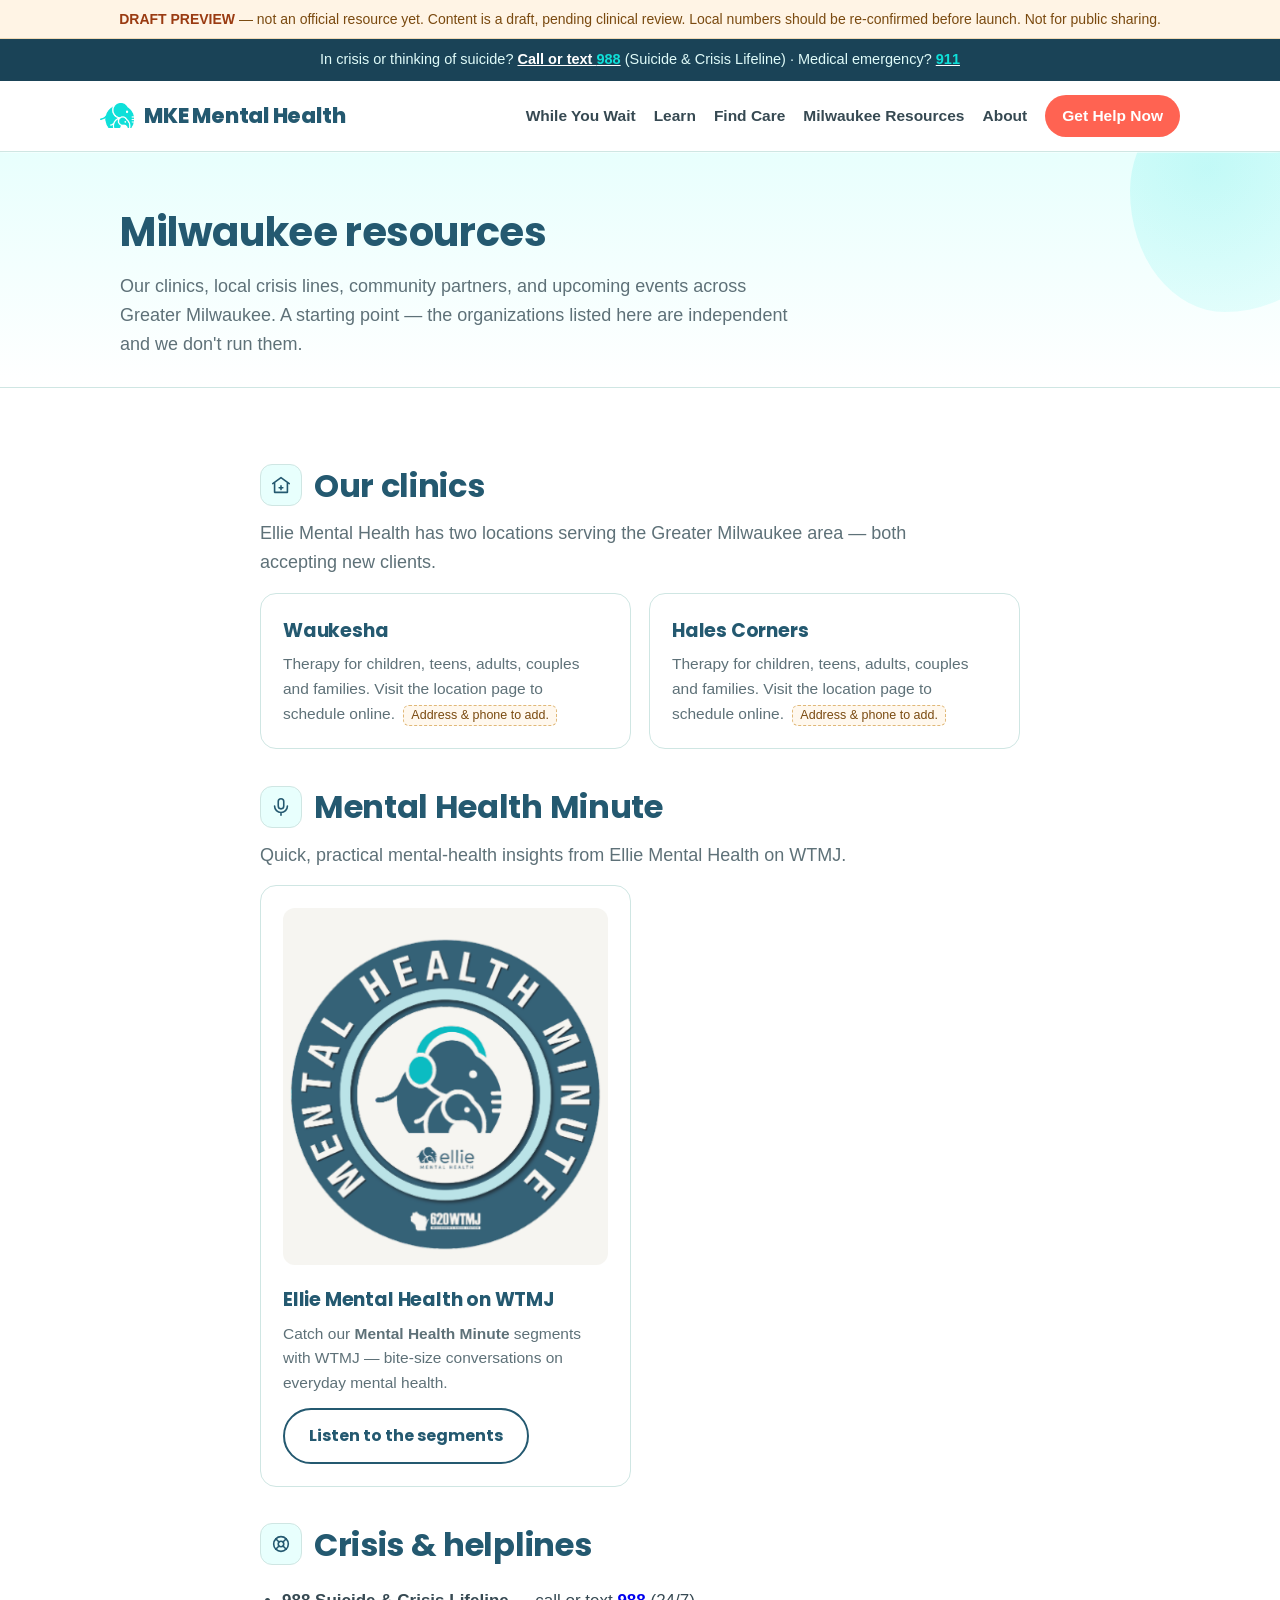
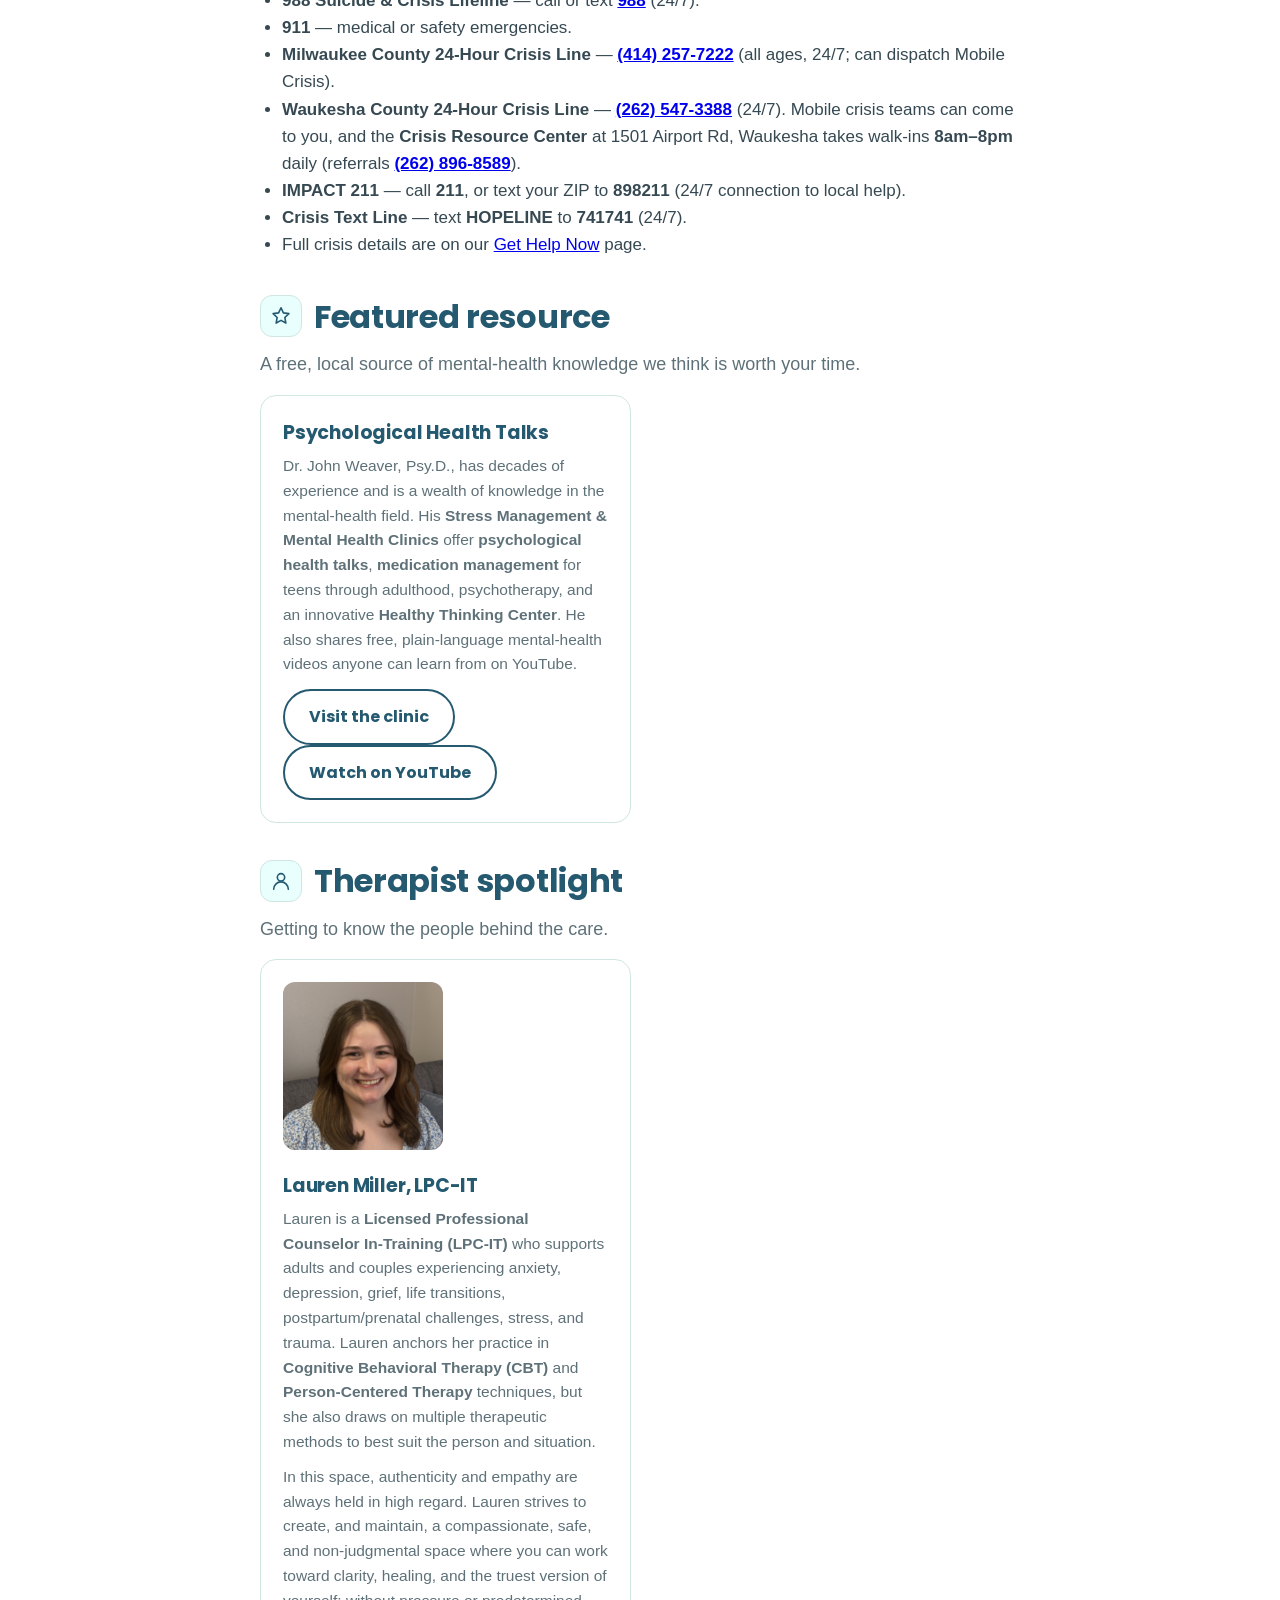
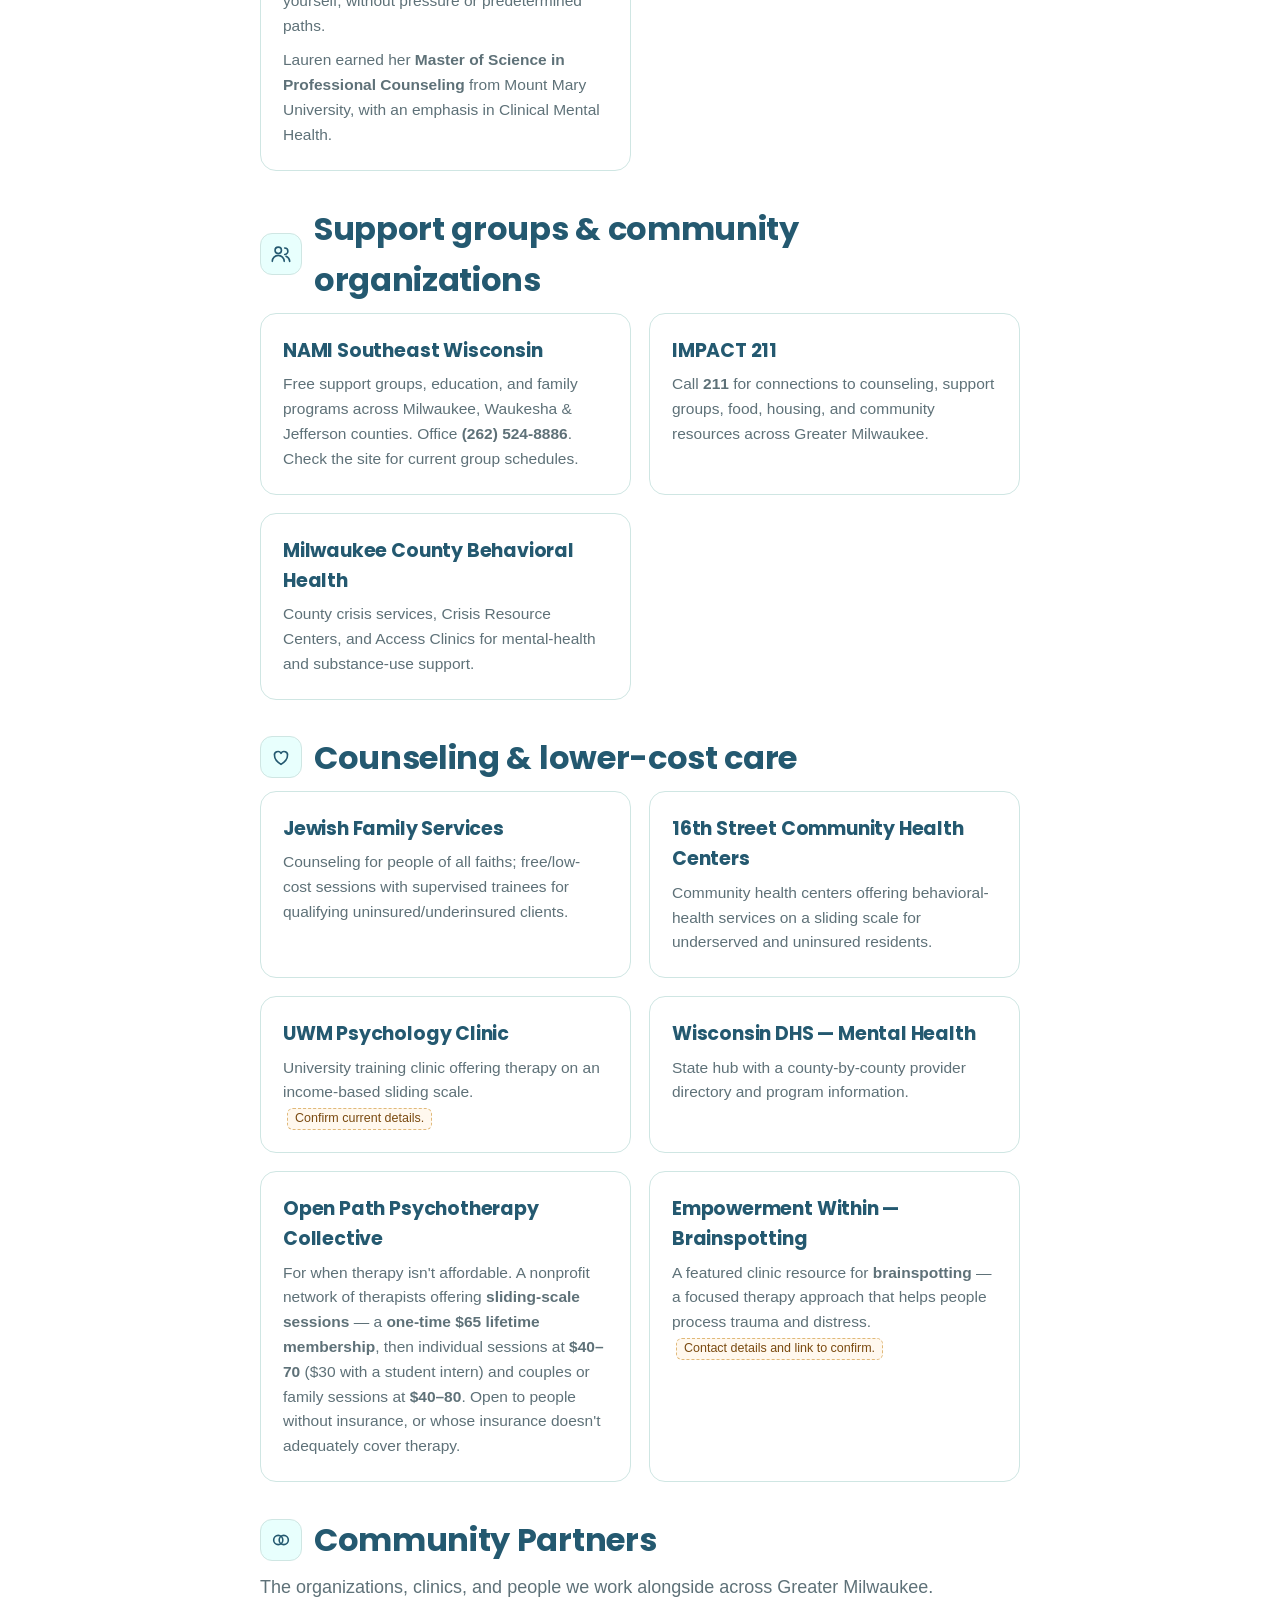
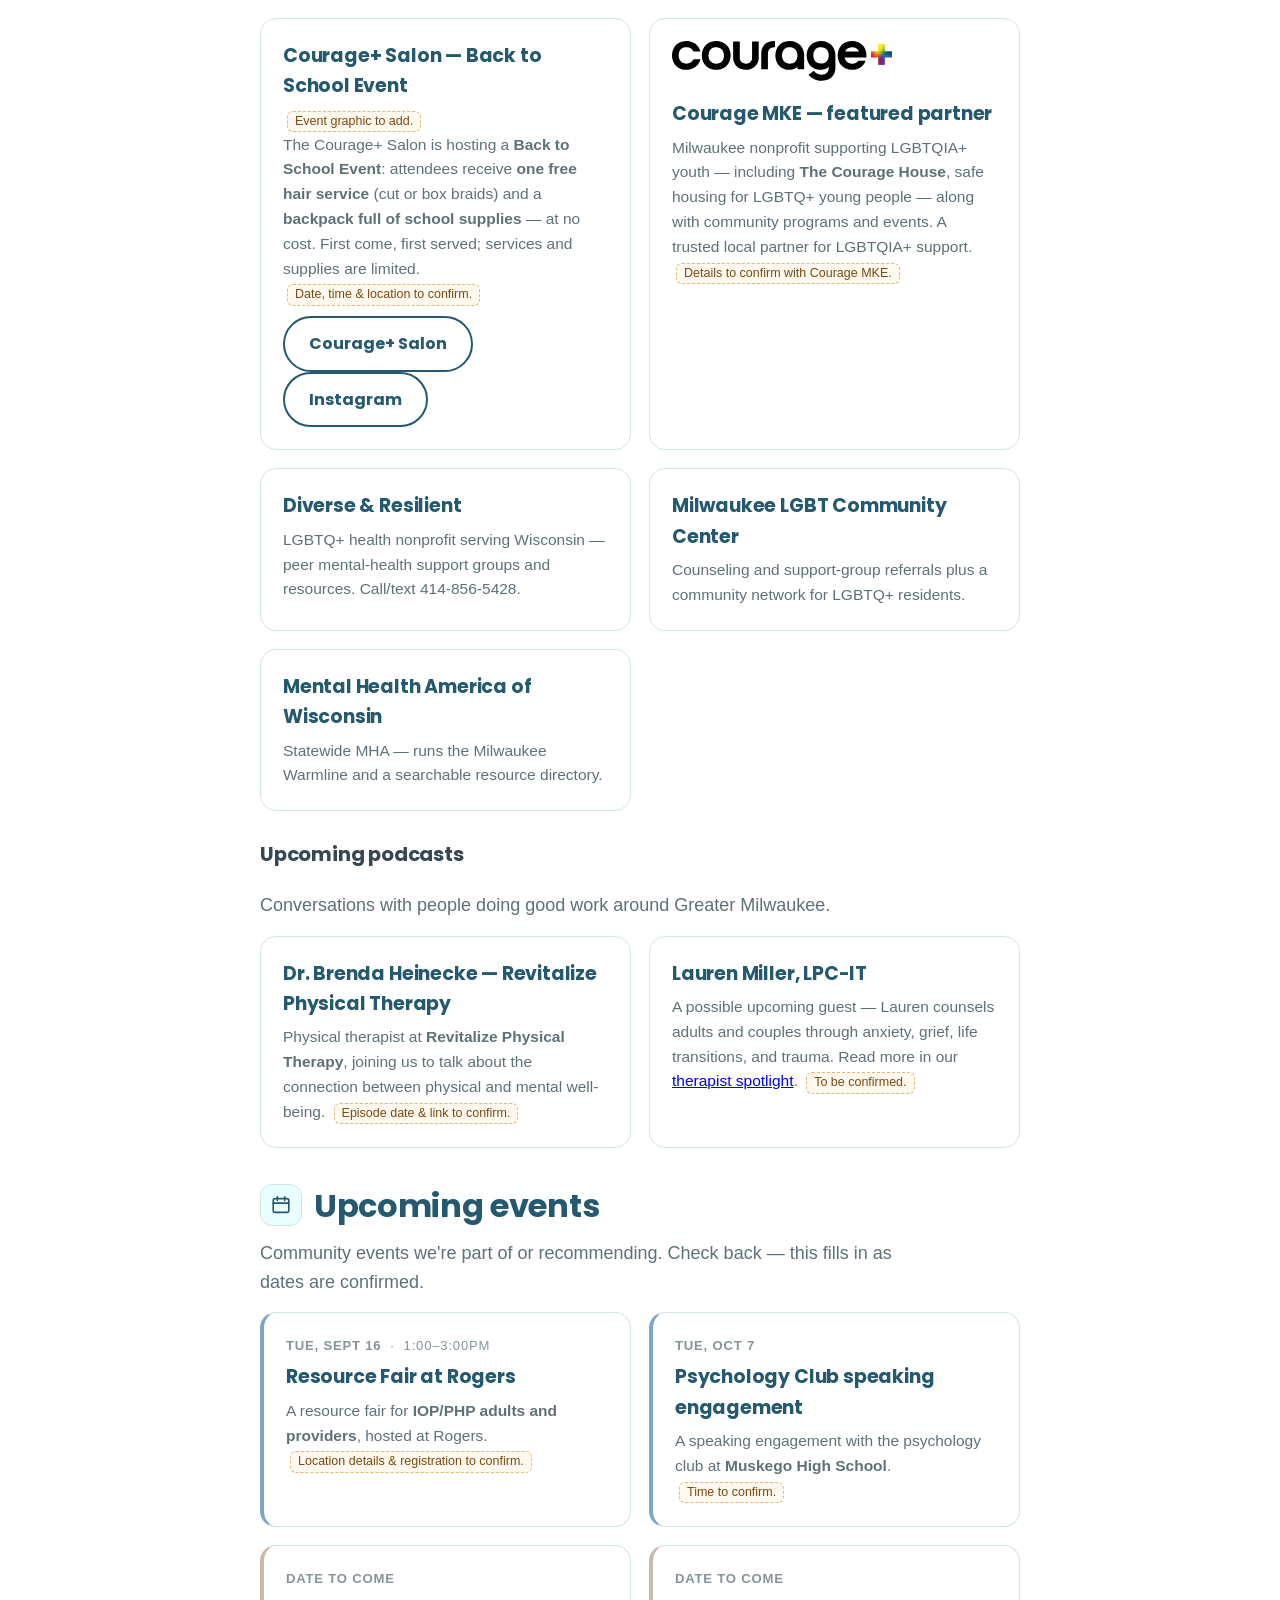
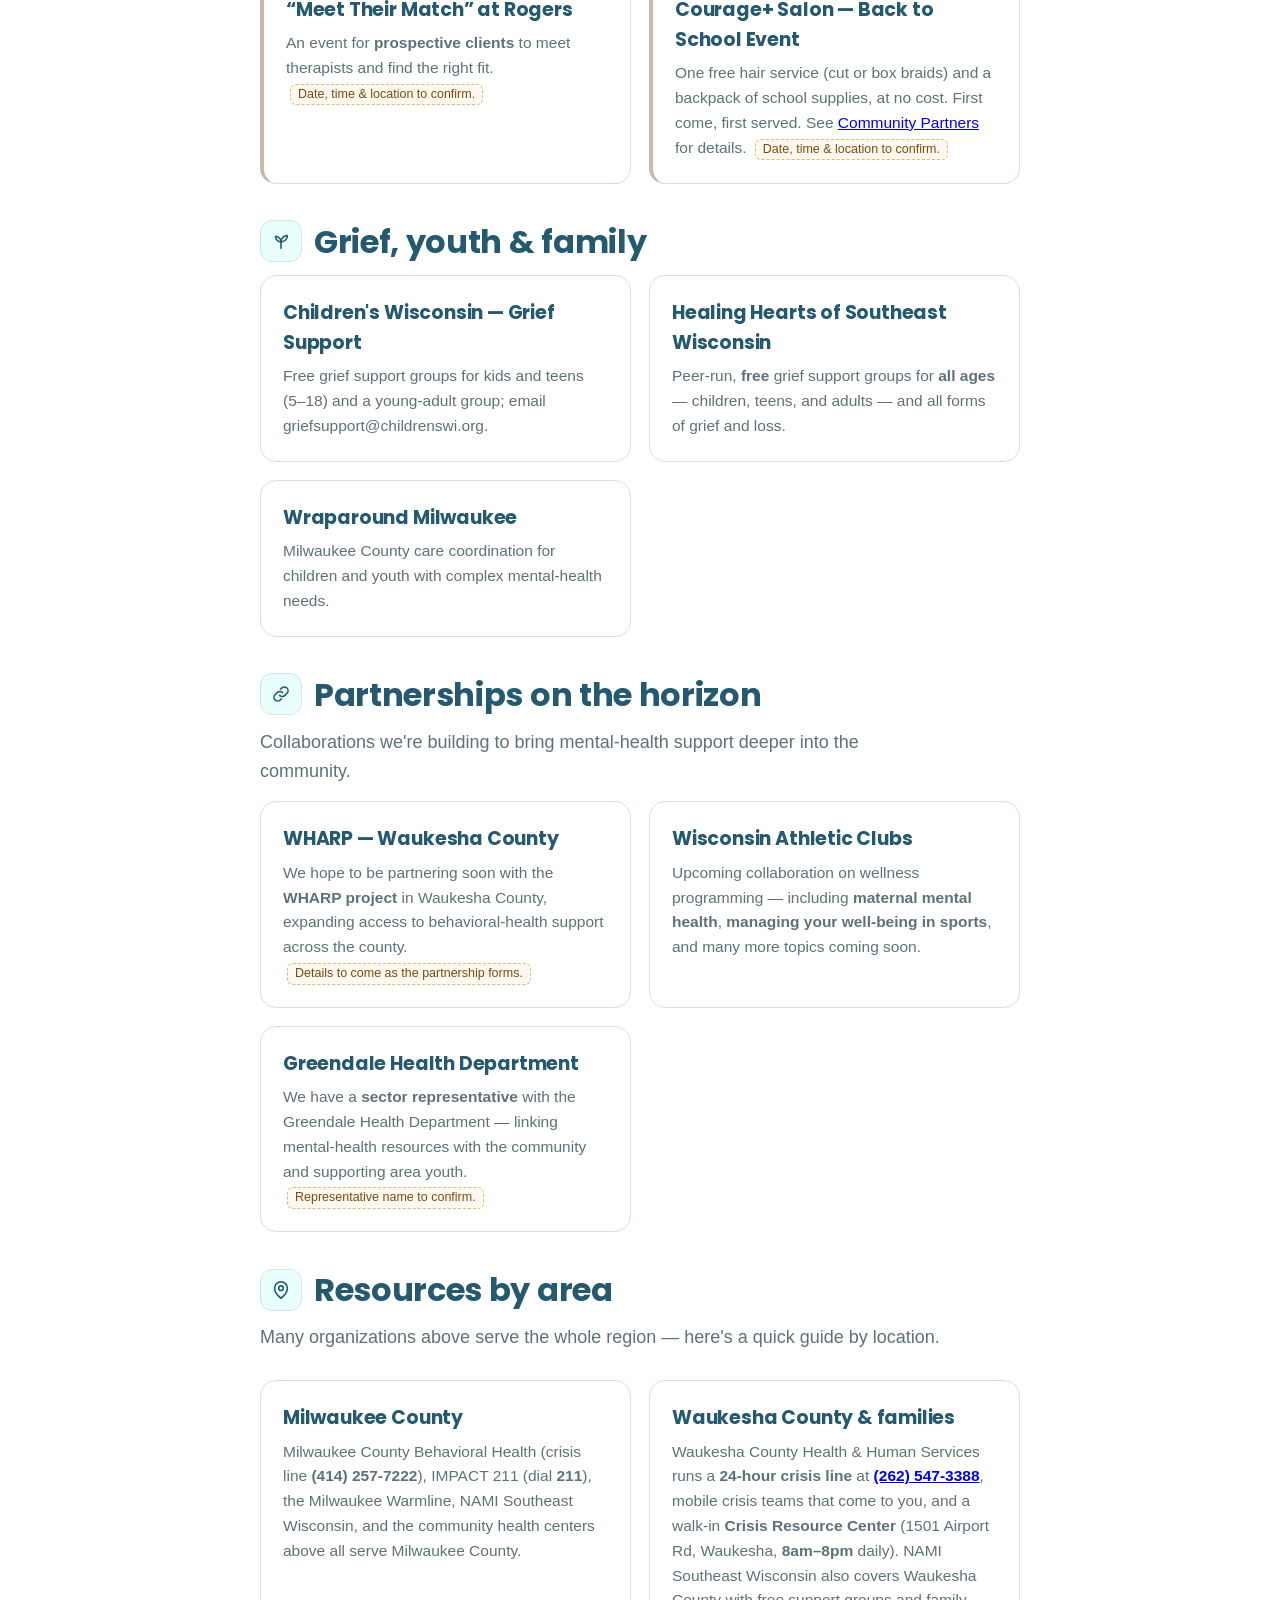
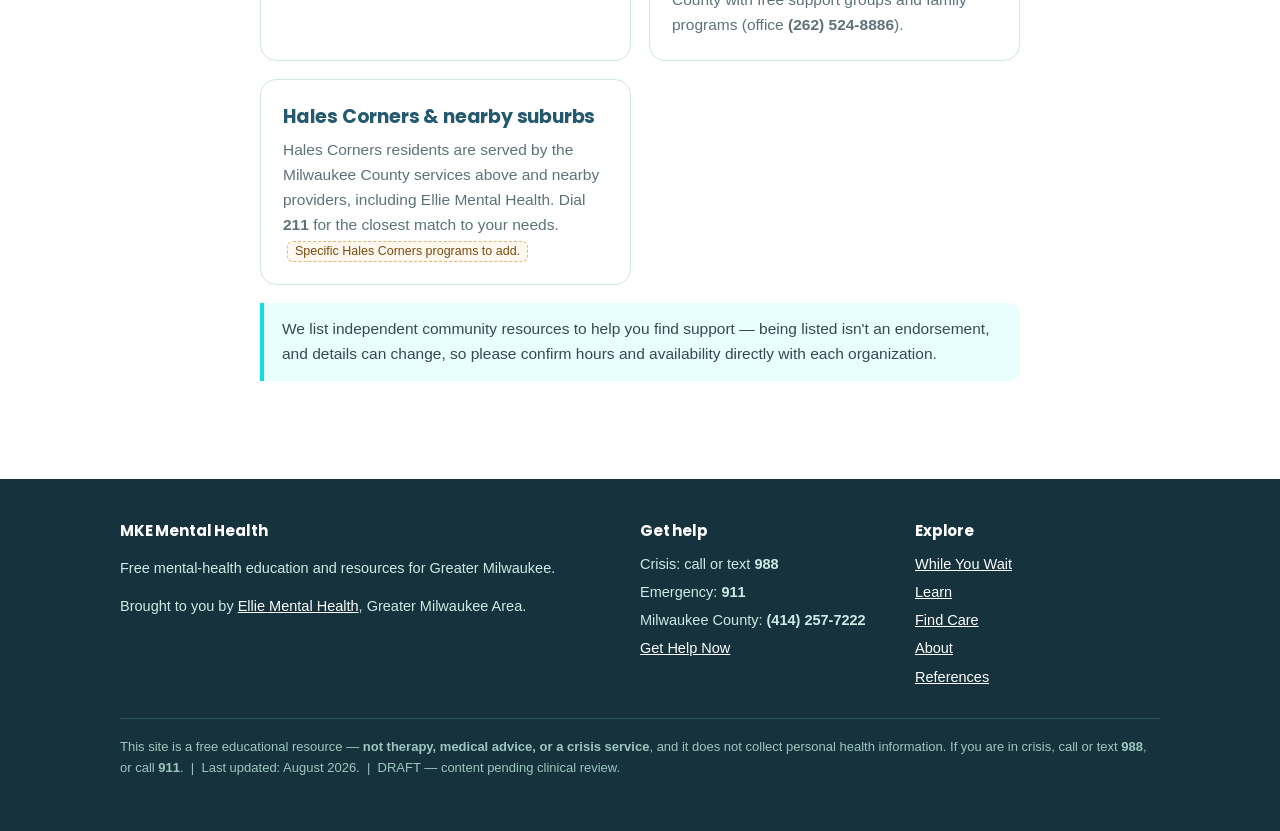
<file: resources.html>
<!doctype html>
<html lang="en">
<head>
<meta charset="utf-8">
<meta name="viewport" content="width=device-width,initial-scale=1">
<meta name="robots" content="noindex,nofollow">
<title>Milwaukee Resources — MKE Mental Health</title>
<link rel="stylesheet" href="styles.css">
<link rel="icon" type="image/png" href="assets/elephant-teal.png">
</head>
<body>
<a class="skip" href="#main">Skip to content</a>
<div class="draft"><b>DRAFT PREVIEW</b> — not an official resource yet. Content is a draft, pending clinical review. Local numbers should be re-confirmed before launch. Not for public sharing.</div>
<div class="crisis">
  In crisis or thinking of suicide? <a href="tel:988">Call or text <span class="num">988</span></a> (Suicide &amp; Crisis Lifeline) ·
  Medical emergency? <a href="tel:911"><span class="num">911</span></a>
</div>
<header class="site-header"><div class="wrap nav">
  <a class="brand" href="index.html"><span class="dot"></span> MKE Mental Health</a>
  <nav class="menu" aria-label="Primary">
    <a href="while-you-wait.html">While You Wait</a><a href="learn.html">Learn</a>
    <a href="find-care.html">Find Care</a><a href="resources.html">Milwaukee Resources</a>
    <a href="about.html">About</a><a class="cta" href="get-help.html">Get Help Now</a>
  </nav>
</div></header>

<main id="main">
  <div class="page-head"><div class="wrap">
    <h1>Milwaukee resources</h1>
    <p>Our clinics, local crisis lines, community partners, and upcoming events across Greater Milwaukee. A starting point — the organizations listed here are independent and we don't run them.</p>
  </div></div>
  <div class="wrap content">

    <h2 id="our-clinics" class="sec"><span class="sec-ico" aria-hidden="true"><svg viewBox="0 0 24 24"><path d="M3 10.5 12 4l9 6.5"/><path d="M5 10v10h14V10"/><path d="M12 13v4M10 15h4"/></svg></span>Our clinics</h2>
    <p class="lead" style="margin-bottom:16px">Ellie Mental Health has two locations serving the Greater Milwaukee area — both accepting new clients.</p>
    <div class="cards">
      <a class="card" href="https://elliementalhealth.com/locations/waukesha-stoneridge-wi/" rel="noopener" target="_blank"><h3>Waukesha</h3><p>Therapy for children, teens, adults, couples and families. Visit the location page to schedule online. <span class="ph-inline">Address &amp; phone to add.</span></p></a>
      <a class="card" href="https://elliementalhealth.com/locations/hales-corners-wi/" rel="noopener" target="_blank"><h3>Hales Corners</h3><p>Therapy for children, teens, adults, couples and families. Visit the location page to schedule online. <span class="ph-inline">Address &amp; phone to add.</span></p></a>
    </div>

    <h2 id="mental-health-minute" class="sec"><span class="sec-ico" aria-hidden="true"><svg viewBox="0 0 24 24"><rect x="9" y="3" width="6" height="11" rx="3"/><path d="M5 11a7 7 0 0 0 14 0M12 18v3"/></svg></span>Mental Health Minute</h2>
    <p class="lead" style="margin-bottom:16px">Quick, practical mental-health insights from Ellie Mental Health on WTMJ.</p>
    <div class="cards">
      <div class="card">
        <img src="assets/mental-health-minute.png" alt="Ellie Mental Health — Mental Health Minute on WTMJ" style="max-width:100%;height:auto;border-radius:12px;margin-bottom:12px">
        <h3>Ellie Mental Health on WTMJ</h3>
        <p>Catch our <strong>Mental Health Minute</strong> segments with WTMJ — bite-size conversations on everyday mental health.</p>
        <p style="margin-top:12px"><a class="btn btn-ghost" href="https://wtmj.com/ellie-mental-health-wtmj/" rel="noopener" target="_blank">Listen to the segments</a></p>
      </div>
    </div>

    <h2 class="sec"><span class="sec-ico" aria-hidden="true"><svg viewBox="0 0 24 24"><circle cx="12" cy="12" r="8"/><circle cx="12" cy="12" r="3"/><path d="m6.3 6.3 3.5 3.5m4.4 4.4 3.5 3.5m0-11.4-3.5 3.5m-4.4 4.4-3.5 3.5"/></svg></span>Crisis &amp; helplines</h2>
    <ul>
      <li><strong>988 Suicide &amp; Crisis Lifeline</strong> — call or text <a href="tel:988"><strong>988</strong></a> (24/7).</li>
      <li><strong>911</strong> — medical or safety emergencies.</li>
      <li><strong>Milwaukee County 24-Hour Crisis Line</strong> — <a href="tel:4142577222"><strong>(414) 257-7222</strong></a> (all ages, 24/7; can dispatch Mobile Crisis).</li>
      <li><strong>Waukesha County 24-Hour Crisis Line</strong> — <a href="tel:2625473388"><strong>(262) 547-3388</strong></a> (24/7). Mobile crisis teams can come to you, and the <strong>Crisis Resource Center</strong> at 1501 Airport Rd, Waukesha takes walk-ins <strong>8am–8pm</strong> daily (referrals <a href="tel:2628968589"><strong>(262) 896-8589</strong></a>).</li>
      <li><strong>IMPACT 211</strong> — call <strong>211</strong>, or text your ZIP to <strong>898211</strong> (24/7 connection to local help).</li>
      <li><strong>Crisis Text Line</strong> — text <strong>HOPELINE</strong> to <strong>741741</strong> (24/7).</li>
      <li>Full crisis details are on our <a href="get-help.html">Get Help Now</a> page.</li>
    </ul>

    <h2 class="sec"><span class="sec-ico" aria-hidden="true"><svg viewBox="0 0 24 24"><path d="m12 3 2.6 5.6 6 .8-4.4 4.2 1.1 6.1L12 16.8 6.7 19.7l1.1-6.1L3.4 9.4l6-.8z"/></svg></span>Featured resource</h2>
    <p class="lead" style="margin-bottom:16px">A free, local source of mental-health knowledge we think is worth your time.</p>
    <div class="cards">
      <div class="card">
        <h3>Psychological Health Talks</h3>
        <p>Dr. John Weaver, Psy.D., has decades of experience and is a wealth of knowledge in the mental-health field. His <strong>Stress Management &amp; Mental Health Clinics</strong> offer <strong>psychological health talks</strong>, <strong>medication management</strong> for teens through adulthood, psychotherapy, and an innovative <strong>Healthy Thinking Center</strong>. He also shares free, plain-language mental-health videos anyone can learn from on YouTube.</p>
        <p style="margin-top:12px">
          <a class="btn btn-ghost" style="margin-right:10px" href="https://stressmanagementclinic.com" rel="noopener" target="_blank">Visit the clinic</a>
          <a class="btn btn-ghost" href="https://www.youtube.com/@StressManagementClinic" rel="noopener" target="_blank">Watch on YouTube</a>
        </p>
      </div>
    </div>

    <h2 id="therapist-spotlight" class="sec"><span class="sec-ico" aria-hidden="true"><svg viewBox="0 0 24 24"><circle cx="12" cy="8" r="4"/><path d="M4 21a8 8 0 0 1 16 0"/></svg></span>Therapist spotlight</h2>
    <p class="lead" style="margin-bottom:16px">Getting to know the people behind the care.</p>
    <div class="cards">
      <div class="card">
        <img src="assets/lauren-miller.png" alt="Lauren Miller, LPC-IT" style="width:160px;height:auto;border-radius:12px;margin-bottom:12px">
        <h3>Lauren Miller, LPC-IT</h3>
        <p>Lauren is a <strong>Licensed Professional Counselor In-Training (LPC-IT)</strong> who supports adults and couples experiencing anxiety, depression, grief, life transitions, postpartum/prenatal challenges, stress, and trauma. Lauren anchors her practice in <strong>Cognitive Behavioral Therapy (CBT)</strong> and <strong>Person-Centered Therapy</strong> techniques, but she also draws on multiple therapeutic methods to best suit the person and situation.</p>
        <p style="margin-top:10px">In this space, authenticity and empathy are always held in high regard. Lauren strives to create, and maintain, a compassionate, safe, and non-judgmental space where you can work toward clarity, healing, and the truest version of yourself; without pressure or predetermined paths.</p>
        <p style="margin-top:10px">Lauren earned her <strong>Master of Science in Professional Counseling</strong> from Mount Mary University, with an emphasis in Clinical Mental Health.</p>
      </div>
    </div>

    <h2 class="sec"><span class="sec-ico" aria-hidden="true"><svg viewBox="0 0 24 24"><circle cx="9" cy="8" r="3.5"/><path d="M2.5 20a6.5 6.5 0 0 1 13 0"/><path d="M16 5.5a3.5 3.5 0 0 1 0 7M17.5 14.5A6.5 6.5 0 0 1 21.5 20"/></svg></span>Support groups &amp; community organizations</h2>
    <div class="cards">
      <a class="card" href="https://namisoutheastwi.org" rel="noopener" target="_blank"><h3>NAMI Southeast Wisconsin</h3><p>Free support groups, education, and family programs across Milwaukee, Waukesha &amp; Jefferson counties. Office <strong>(262) 524-8886</strong>. Check the site for current group schedules.</p></a>
      <a class="card" href="https://www.impactinc.org/impact-211/" rel="noopener" target="_blank"><h3>IMPACT 211</h3><p>Call <strong>211</strong> for connections to counseling, support groups, food, housing, and community resources across Greater Milwaukee.</p></a>
      <a class="card" href="https://county.milwaukee.gov/EN/DHHS/BHD" rel="noopener" target="_blank"><h3>Milwaukee County Behavioral Health</h3><p>County crisis services, Crisis Resource Centers, and Access Clinics for mental-health and substance-use support.</p></a>
    </div>

    <h2 class="sec"><span class="sec-ico" aria-hidden="true"><svg viewBox="0 0 24 24"><path d="M12 20s-7-4.6-7-9.2A3.8 3.8 0 0 1 12 8a3.8 3.8 0 0 1 7 2.8C19 15.4 12 20 12 20z"/></svg></span>Counseling &amp; lower-cost care</h2>
    <div class="cards">
      <a class="card" href="https://www.jfsmilw.org/services/mental-health-and-counseling-services/" rel="noopener" target="_blank"><h3>Jewish Family Services</h3><p>Counseling for people of all faiths; free/low-cost sessions with supervised trainees for qualifying uninsured/underinsured clients.</p></a>
      <a class="card" href="https://www.sschc.org/" rel="noopener" target="_blank"><h3>16th Street Community Health Centers</h3><p>Community health centers offering behavioral-health services on a sliding scale for underserved and uninsured residents.</p></a>
      <a class="card" href="https://uwm.edu/psychology/" rel="noopener" target="_blank"><h3>UWM Psychology Clinic</h3><p>University training clinic offering therapy on an income-based sliding scale. <span class="ph-inline">Confirm current details.</span></p></a>
      <a class="card" href="https://www.dhs.wisconsin.gov/mh/index.htm" rel="noopener" target="_blank"><h3>Wisconsin DHS — Mental Health</h3><p>State hub with a county-by-county provider directory and program information.</p></a>
      <a class="card" href="https://openpathcollective.org/" rel="noopener" target="_blank"><h3>Open Path Psychotherapy Collective</h3><p>For when therapy isn't affordable. A nonprofit network of therapists offering <strong>sliding-scale sessions</strong> — a <strong>one-time $65 lifetime membership</strong>, then individual sessions at <strong>$40–70</strong> ($30 with a student intern) and couples or family sessions at <strong>$40–80</strong>. Open to people without insurance, or whose insurance doesn't adequately cover therapy.</p></a>
      <div class="card"><h3>Empowerment Within — Brainspotting</h3><p>A featured clinic resource for <strong>brainspotting</strong> — a focused therapy approach that helps people process trauma and distress. <span class="ph-inline">Contact details and link to confirm.</span></p></div>
    </div>

    <h2 id="community-partners" class="sec"><span class="sec-ico" aria-hidden="true"><svg viewBox="0 0 24 24"><circle cx="9" cy="12" r="5"/><circle cx="15" cy="12" r="5"/></svg></span>Community Partners</h2>
    <p class="lead" style="margin-bottom:16px">The organizations, clinics, and people we work alongside across Greater Milwaukee.</p>
    <div class="cards">
      <div class="card"><h3>Courage+ Salon — Back to School Event</h3><p><span class="ph-inline">Event graphic to add.</span></p><p>The Courage+ Salon is hosting a <strong>Back to School Event</strong>: attendees receive <strong>one free hair service</strong> (cut or box braids) and a <strong>backpack full of school supplies</strong> — at no cost. First come, first served; services and supplies are limited. <span class="ph-inline">Date, time &amp; location to confirm.</span></p><p style="margin-top:10px"><a class="btn btn-ghost" style="margin-right:10px" href="https://courageplus.org/salon/" rel="noopener" target="_blank">Courage+ Salon</a><a class="btn btn-ghost" href="https://www.instagram.com/courageplussalon/" rel="noopener" target="_blank">Instagram</a></p></div>
      <a class="card" href="https://couragemke.org" rel="noopener" target="_blank"><img src="assets/courage-logo.svg" alt="Courage logo" style="max-height:56px;width:auto;margin-bottom:10px"><h3>Courage MKE — featured partner</h3><p>Milwaukee nonprofit supporting LGBTQIA+ youth — including <strong>The Courage House</strong>, safe housing for LGBTQ+ young people — along with community programs and events. A trusted local partner for LGBTQIA+ support. <span class="ph-inline">Details to confirm with Courage MKE.</span></p></a>
      <a class="card" href="https://www.diverseandresilient.org/" rel="noopener" target="_blank"><h3>Diverse &amp; Resilient</h3><p>LGBTQ+ health nonprofit serving Wisconsin — peer mental-health support groups and resources. Call/text 414-856-5428.</p></a>
      <a class="card" href="https://www.mkelgbt.org/" rel="noopener" target="_blank"><h3>Milwaukee LGBT Community Center</h3><p>Counseling and support-group referrals plus a community network for LGBTQ+ residents.</p></a>
      <a class="card" href="https://www.mhawisconsin.org/" rel="noopener" target="_blank"><h3>Mental Health America of Wisconsin</h3><p>Statewide MHA — runs the Milwaukee Warmline and a searchable resource directory.</p></a>
    </div>

    <h3 style="margin-top:28px">Upcoming podcasts</h3>
    <p class="lead" style="margin-bottom:16px">Conversations with people doing good work around Greater Milwaukee.</p>
    <div class="cards">
      <div class="card"><h4>Dr. Brenda Heinecke — Revitalize Physical Therapy</h4><p>Physical therapist at <strong>Revitalize Physical Therapy</strong>, joining us to talk about the connection between physical and mental well-being. <span class="ph-inline">Episode date &amp; link to confirm.</span></p></div>
      <div class="card"><h4>Lauren Miller, LPC-IT</h4><p>A possible upcoming guest — Lauren counsels adults and couples through anxiety, grief, life transitions, and trauma. Read more in our <a href="#therapist-spotlight">therapist spotlight</a>. <span class="ph-inline">To be confirmed.</span></p></div>
    </div>

    <h2 id="events" class="sec"><span class="sec-ico" aria-hidden="true"><svg viewBox="0 0 24 24"><rect x="3.5" y="5" width="17" height="15" rx="2"/><path d="M3.5 10h17M8 3v4M16 3v4"/></svg></span>Upcoming events</h2>
    <p class="lead" style="margin-bottom:16px">Community events we're part of or recommending. Check back — this fills in as dates are confirmed.</p>
    <div class="cards">
      <div class="card" style="border-left:4px solid #7aa7c7">
        <p style="margin:0 0 6px;font-size:.82rem;letter-spacing:.06em;text-transform:uppercase;opacity:.75"><strong>Tue, Sept 16</strong> &nbsp;·&nbsp; 1:00–3:00pm</p>
        <h3>Resource Fair at Rogers</h3>
        <p>A resource fair for <strong>IOP/PHP adults and providers</strong>, hosted at Rogers. <span class="ph-inline">Location details &amp; registration to confirm.</span></p>
      </div>
      <div class="card" style="border-left:4px solid #7aa7c7">
        <p style="margin:0 0 6px;font-size:.82rem;letter-spacing:.06em;text-transform:uppercase;opacity:.75"><strong>Tue, Oct 7</strong></p>
        <h3>Psychology Club speaking engagement</h3>
        <p>A speaking engagement with the psychology club at <strong>Muskego High School</strong>. <span class="ph-inline">Time to confirm.</span></p>
      </div>
      <div class="card" style="border-left:4px solid #cbb8a9">
        <p style="margin:0 0 6px;font-size:.82rem;letter-spacing:.06em;text-transform:uppercase;opacity:.75"><strong>Date to come</strong></p>
        <h3>&ldquo;Meet Their Match&rdquo; at Rogers</h3>
        <p>An event for <strong>prospective clients</strong> to meet therapists and find the right fit. <span class="ph-inline">Date, time &amp; location to confirm.</span></p>
      </div>
      <div class="card" style="border-left:4px solid #cbb8a9">
        <p style="margin:0 0 6px;font-size:.82rem;letter-spacing:.06em;text-transform:uppercase;opacity:.75"><strong>Date to come</strong></p>
        <h3>Courage+ Salon — Back to School Event</h3>
        <p>One free hair service (cut or box braids) and a backpack of school supplies, at no cost. First come, first served. See <a href="#community-partners">Community Partners</a> for details. <span class="ph-inline">Date, time &amp; location to confirm.</span></p>
      </div>
    </div>

    <h2 class="sec"><span class="sec-ico" aria-hidden="true"><svg viewBox="0 0 24 24"><path d="M12 20v-7"/><path d="M12 13c0-3.3-2.7-6-6-6 0 3.3 2.7 6 6 6z"/><path d="M12 13c0-3.9 3.1-7 7-7 0 3.9-3.1 7-7 7z"/></svg></span>Grief, youth &amp; family</h2>
    <div class="cards">
      <a class="card" href="https://childrenswi.org/family-resources/parenting-resources/grief-support" rel="noopener" target="_blank"><h3>Children's Wisconsin — Grief Support</h3><p>Free grief support groups for kids and teens (5–18) and a young-adult group; email griefsupport@childrenswi.org.</p></a>
      <a class="card" href="https://www.healingheartswisconsin.org/support-groups/adult-group-page/" rel="noopener" target="_blank"><h3>Healing Hearts of Southeast Wisconsin</h3><p>Peer-run, <strong>free</strong> grief support groups for <strong>all ages</strong> — children, teens, and adults — and all forms of grief and loss.</p></a>
      <a class="card" href="https://county.milwaukee.gov/EN/DHHS/BHD/Wraparound--Milwaukee" rel="noopener" target="_blank"><h3>Wraparound Milwaukee</h3><p>Milwaukee County care coordination for children and youth with complex mental-health needs.</p></a>
    </div>

    <h2 id="partnerships" class="sec"><span class="sec-ico" aria-hidden="true"><svg viewBox="0 0 24 24"><path d="M10.5 13.5a4 4 0 0 0 5.7 0l2.3-2.3a4 4 0 1 0-5.7-5.7L11.5 6.8"/><path d="M13.5 10.5a4 4 0 0 0-5.7 0L5.5 12.8a4 4 0 1 0 5.7 5.7l1.3-1.3"/></svg></span>Partnerships on the horizon</h2>
    <p class="lead" style="margin-bottom:16px">Collaborations we're building to bring mental-health support deeper into the community.</p>
    <div class="cards">
      <div class="card"><h3>WHARP — Waukesha County</h3><p>We hope to be partnering soon with the <strong>WHARP project</strong> in Waukesha County, expanding access to behavioral-health support across the county. <span class="ph-inline">Details to come as the partnership forms.</span></p></div>
      <div class="card"><h3>Wisconsin Athletic Clubs</h3><p>Upcoming collaboration on wellness programming — including <strong>maternal mental health</strong>, <strong>managing your well-being in sports</strong>, and many more topics coming soon.</p></div>
      <div class="card"><h3>Greendale Health Department</h3><p>We have a <strong>sector representative</strong> with the Greendale Health Department — linking mental-health resources with the community and supporting area youth. <span class="ph-inline">Representative name to confirm.</span></p></div>
    </div>

    <h2 id="by-area" class="sec"><span class="sec-ico" aria-hidden="true"><svg viewBox="0 0 24 24"><path d="M12 21s7-5.6 7-11a7 7 0 1 0-14 0c0 5.4 7 11 7 11z"/><circle cx="12" cy="10" r="2.5"/></svg></span>Resources by area</h2>
    <p class="lead">Many organizations above serve the whole region — here's a quick guide by location.</p>
    <div class="cards">
      <div class="card"><h3>Milwaukee County</h3><p>Milwaukee County Behavioral Health (crisis line <strong>(414) 257-7222</strong>), IMPACT 211 (dial <strong>211</strong>), the Milwaukee Warmline, NAMI Southeast Wisconsin, and the community health centers above all serve Milwaukee County.</p></div>
      <div class="card"><h3>Waukesha County &amp; families</h3><p>Waukesha County Health &amp; Human Services runs a <strong>24-hour crisis line</strong> at <a href="tel:2625473388"><strong>(262) 547-3388</strong></a>, mobile crisis teams that come to you, and a walk-in <strong>Crisis Resource Center</strong> (1501 Airport Rd, Waukesha, <strong>8am–8pm</strong> daily). NAMI Southeast Wisconsin also covers Waukesha County with free support groups and family programs (office <strong>(262) 524-8886</strong>).</p></div>
      <div class="card"><h3>Hales Corners &amp; nearby suburbs</h3><p>Hales Corners residents are served by the Milwaukee County services above and nearby providers, including Ellie Mental Health. Dial <strong>211</strong> for the closest match to your needs. <span class="ph-inline">Specific Hales Corners programs to add.</span></p></div>
    </div>

    <div class="note">We list independent community resources to help you find support — being listed isn't an endorsement, and details can change, so please confirm hours and availability directly with each organization.</div>
  </div>
</main>

<footer><div class="wrap">
  <div class="cols">
    <div><h3>MKE Mental Health</h3><p>Free mental-health education and resources for Greater Milwaukee.</p><p style="margin-top:8px">Brought to you by <a href="https://elliementalhealth.com" rel="noopener" target="_blank">Ellie Mental Health</a>, Greater Milwaukee Area.</p></div>
    <div><h3>Get help</h3><ul><li>Crisis: call or text <strong>988</strong></li><li>Emergency: <strong>911</strong></li><li>Milwaukee County: <strong>(414) 257-7222</strong></li><li><a href="get-help.html">Get Help Now</a></li></ul></div>
    <div><h3>Explore</h3><ul><li><a href="while-you-wait.html">While You Wait</a></li><li><a href="learn.html">Learn</a></li><li><a href="find-care.html">Find Care</a></li><li><a href="about.html">About</a></li><li><a href="references.html">References</a></li></ul></div>
  </div>
  <p class="disc">This site is a free educational resource — <strong>not therapy, medical advice, or a crisis service</strong>, and it does not collect personal health information. If you are in crisis, call or text <strong>988</strong>, or call <strong>911</strong>. &nbsp;|&nbsp; Last updated: August 2026. &nbsp;|&nbsp; DRAFT — content pending clinical review.</p>
</div></footer>
</body>
</html>
</file>
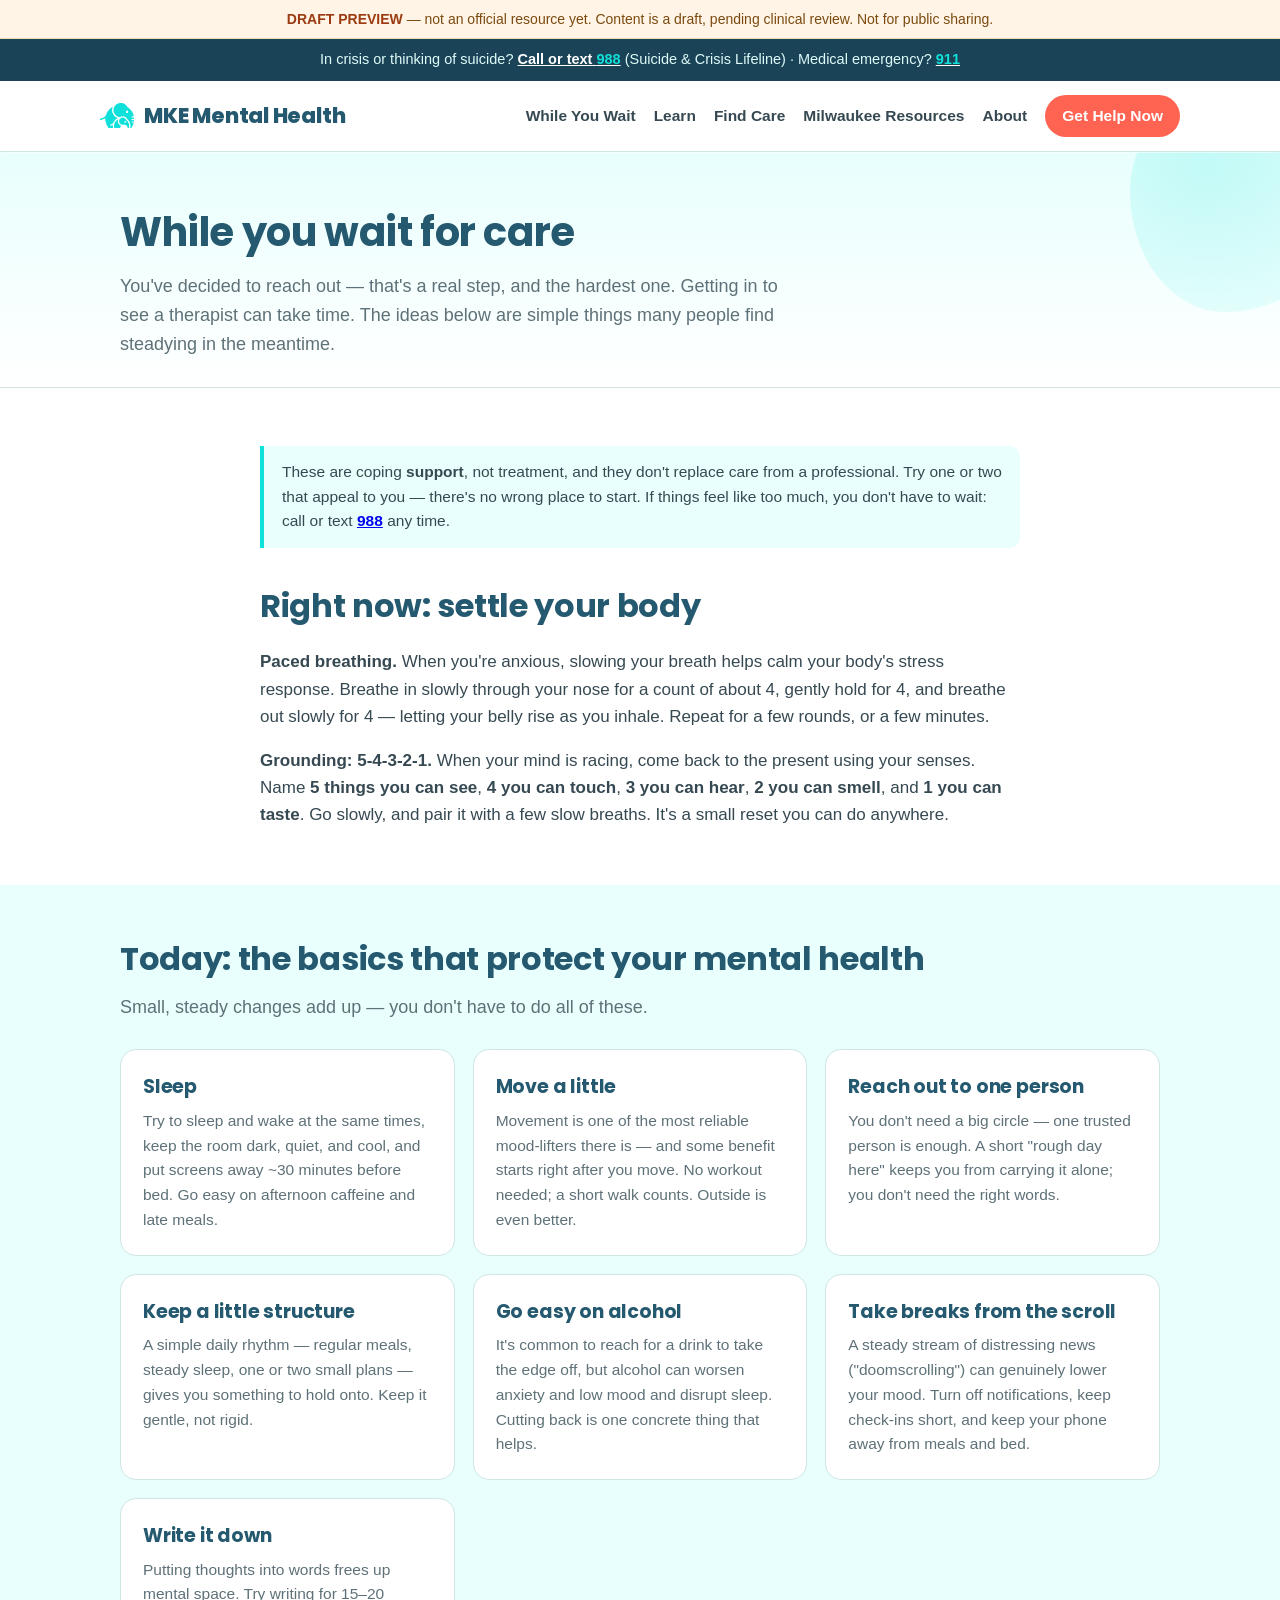
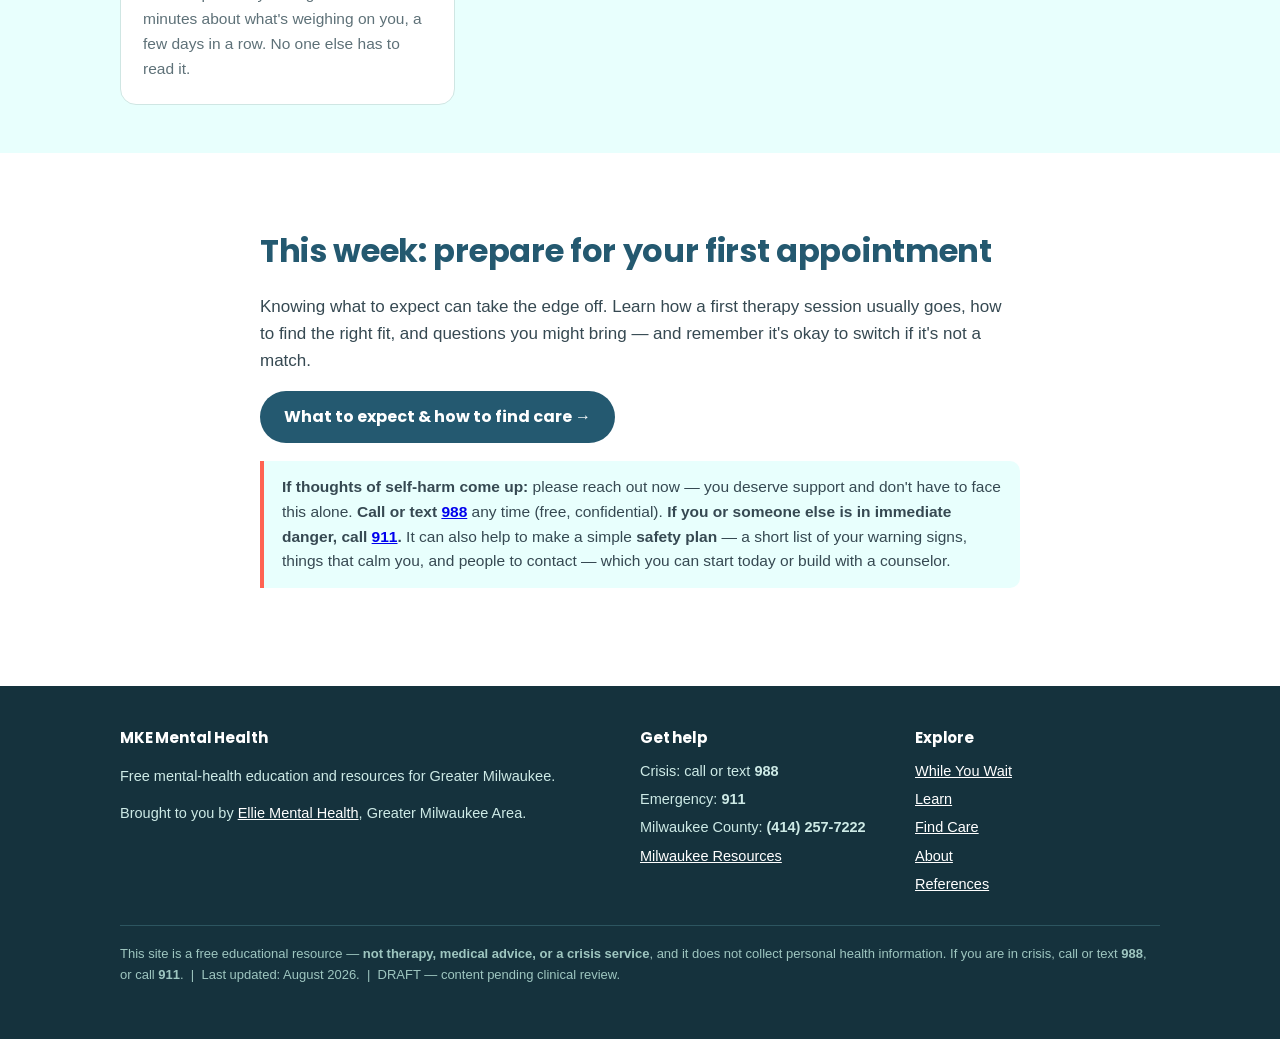
<file: while-you-wait.html>
<!doctype html>
<html lang="en">
<head>
<meta charset="utf-8">
<meta name="viewport" content="width=device-width,initial-scale=1">
<meta name="robots" content="noindex,nofollow">
<title>While You Wait — MKE Mental Health</title>
<link rel="stylesheet" href="styles.css">
<link rel="icon" type="image/png" href="assets/elephant-teal.png">
</head>
<body>
<a class="skip" href="#main">Skip to content</a>
<div class="draft"><b>DRAFT PREVIEW</b> — not an official resource yet. Content is a draft, pending clinical review. Not for public sharing.</div>
<div class="crisis">
  In crisis or thinking of suicide? <a href="tel:988">Call or text <span class="num">988</span></a> (Suicide &amp; Crisis Lifeline) ·
  Medical emergency? <a href="tel:911"><span class="num">911</span></a>
</div>
<header class="site-header"><div class="wrap nav">
  <a class="brand" href="index.html"><span class="dot"></span> MKE Mental Health</a>
  <nav class="menu" aria-label="Primary">
    <a href="while-you-wait.html">While You Wait</a><a href="learn.html">Learn</a>
    <a href="find-care.html">Find Care</a><a href="resources.html">Milwaukee Resources</a>
    <a href="about.html">About</a><a class="cta" href="get-help.html">Get Help Now</a>
  </nav>
</div></header>

<main id="main">
  <div class="page-head"><div class="wrap">
    <h1>While you wait for care</h1>
    <p>You've decided to reach out — that's a real step, and the hardest one. Getting in to see a therapist can take time. The ideas below are simple things many people find steadying in the meantime.</p>
  </div></div>

  <div class="wrap content">
    <div class="note">These are coping <strong>support</strong>, not treatment, and they don't replace care from a professional. Try one or two that appeal to you — there's no wrong place to start. If things feel like too much, you don't have to wait: call or text <a href="tel:988"><strong>988</strong></a> any time.</div>

    <h2>Right now: settle your body</h2>
    <p><strong>Paced breathing.</strong> When you're anxious, slowing your breath helps calm your body's stress response. Breathe in slowly through your nose for a count of about 4, gently hold for 4, and breathe out slowly for 4 — letting your belly rise as you inhale. Repeat for a few rounds, or a few minutes.</p>
    <p><strong>Grounding: 5-4-3-2-1.</strong> When your mind is racing, come back to the present using your senses. Name <strong>5 things you can see</strong>, <strong>4 you can touch</strong>, <strong>3 you can hear</strong>, <strong>2 you can smell</strong>, and <strong>1 you can taste</strong>. Go slowly, and pair it with a few slow breaths. It's a small reset you can do anywhere.</p>
  </div>

  <section class="block soft"><div class="wrap">
    <h2>Today: the basics that protect your mental health</h2>
    <p class="lead">Small, steady changes add up — you don't have to do all of these.</p>
    <div class="cards">
      <div class="card"><h3>Sleep</h3><p>Try to sleep and wake at the same times, keep the room dark, quiet, and cool, and put screens away ~30 minutes before bed. Go easy on afternoon caffeine and late meals.</p></div>
      <div class="card"><h3>Move a little</h3><p>Movement is one of the most reliable mood-lifters there is — and some benefit starts right after you move. No workout needed; a short walk counts. Outside is even better.</p></div>
      <div class="card"><h3>Reach out to one person</h3><p>You don't need a big circle — one trusted person is enough. A short "rough day here" keeps you from carrying it alone; you don't need the right words.</p></div>
      <div class="card"><h3>Keep a little structure</h3><p>A simple daily rhythm — regular meals, steady sleep, one or two small plans — gives you something to hold onto. Keep it gentle, not rigid.</p></div>
      <div class="card"><h3>Go easy on alcohol</h3><p>It's common to reach for a drink to take the edge off, but alcohol can worsen anxiety and low mood and disrupt sleep. Cutting back is one concrete thing that helps.</p></div>
      <div class="card"><h3>Take breaks from the scroll</h3><p>A steady stream of distressing news ("doomscrolling") can genuinely lower your mood. Turn off notifications, keep check-ins short, and keep your phone away from meals and bed.</p></div>
      <div class="card"><h3>Write it down</h3><p>Putting thoughts into words frees up mental space. Try writing for 15–20 minutes about what's weighing on you, a few days in a row. No one else has to read it.</p></div>
    </div>
  </div></section>

  <div class="wrap content">
    <h2>This week: prepare for your first appointment</h2>
    <p>Knowing what to expect can take the edge off. Learn how a first therapy session usually goes, how to find the right fit, and questions you might bring — and remember it's okay to switch if it's not a match.</p>
    <p><a class="btn btn-primary" href="find-care.html">What to expect &amp; how to find care &rarr;</a></p>

    <div class="note" style="border-left-color:var(--coral)">
      <strong>If thoughts of self-harm come up:</strong> please reach out now — you deserve support and don't have to face this alone. <strong>Call or text <a href="tel:988">988</a></strong> any time (free, confidential). <strong>If you or someone else is in immediate danger, call <a href="tel:911">911</a>.</strong> It can also help to make a simple <strong>safety plan</strong> — a short list of your warning signs, things that calm you, and people to contact — which you can start today or build with a counselor.
    </div>
  </div>
</main>

<footer><div class="wrap">
  <div class="cols">
    <div><h3>MKE Mental Health</h3><p>Free mental-health education and resources for Greater Milwaukee.</p><p style="margin-top:8px">Brought to you by <a href="https://elliementalhealth.com" rel="noopener" target="_blank">Ellie Mental Health</a>, Greater Milwaukee Area.</p></div>
    <div><h3>Get help</h3><ul><li>Crisis: call or text <strong>988</strong></li><li>Emergency: <strong>911</strong></li><li>Milwaukee County: <strong>(414) 257-7222</strong></li><li><a href="resources.html">Milwaukee Resources</a></li></ul></div>
    <div><h3>Explore</h3><ul><li><a href="while-you-wait.html">While You Wait</a></li><li><a href="learn.html">Learn</a></li><li><a href="find-care.html">Find Care</a></li><li><a href="about.html">About</a></li><li><a href="references.html">References</a></li></ul></div>
  </div>
  <p class="disc">This site is a free educational resource — <strong>not therapy, medical advice, or a crisis service</strong>, and it does not collect personal health information. If you are in crisis, call or text <strong>988</strong>, or call <strong>911</strong>. &nbsp;|&nbsp; Last updated: August 2026. &nbsp;|&nbsp; DRAFT — content pending clinical review.</p>
</div></footer>
</body>
</html>
</file>
<file: styles.css>
@import url('https://fonts.googleapis.com/css2?family=Poppins:wght@600;700;800&display=swap');
:root{
  /* Official Ellie brand palette — Brand Standards Manual p.29 (core) + p.51 (duotone) */
  --navy:#245970; --teal:#0fe0d9; --mint:#a9fff8;     /* core: Ellie Navy / Teal / Mint */
  --green:#ced92b; --purple:#cc61c7; --coral:#ff6352; /* accents: Green / Purple / Red */
  --teal-deep:#327d9b;                                /* duotone mid-navy (p.51) */
  --mint-soft:#e8fffd;
  /* semantic aliases (existing rules reference these) */
  --ink:#364952; --muted:#5e7178; --bg:#fff;
  --primary:var(--navy); --primary-dark:#1a4357;
  --bright:var(--teal); --coral-dark:#e8513f; --accent:var(--coral);
  --line:#cfe6e3; --crisis:#1a4357; --maxw:1080px; --radius:16px;
  /* TODO (Kelly, 6/19): swap to Ellie brand fonts — Final Six Black (headings),
     Canban Bold Italic (sub-headings), Sophia Pro (third) — pending font files + licenses from Kelly.
     Poppins is the interim stand-in (free Google approximation). */
  --head:"Poppins",-apple-system,BlinkMacSystemFont,"Segoe UI",sans-serif;
}
*{box-sizing:border-box}
html{scroll-behavior:smooth}
body{margin:0;font-family:-apple-system,BlinkMacSystemFont,"Segoe UI",Roboto,Helvetica,Arial,sans-serif;color:var(--ink);background:var(--bg);line-height:1.6;font-size:17px}
img{max-width:100%}
h1,h2,h3,h4,.brand{font-family:var(--head);letter-spacing:-.01em}
.skip{position:absolute;left:-9999px}
.skip:focus{left:8px;top:8px;background:#fff;padding:8px 12px;z-index:100;border-radius:8px;border:2px solid var(--primary)}
.wrap{max-width:var(--maxw);margin:0 auto;padding:0 20px}

/* draft banner */
.draft{background:#fff4e5;color:#7a4a10;border-bottom:1px solid #f0d9b5;font-size:14px;text-align:center;padding:8px 16px}
.draft b{color:#9a3b12}

/* crisis bar */
.crisis{background:var(--crisis);color:#dffbf9;font-size:14.5px;padding:9px 16px;text-align:center}
.crisis a{color:#fff;font-weight:700}
.crisis .num{white-space:nowrap;font-weight:700;color:var(--bright)}

/* header / nav */
.site-header{border-bottom:1px solid var(--line);position:sticky;top:0;background:rgba(255,255,255,.96);backdrop-filter:blur(6px);z-index:50}
.nav{display:flex;align-items:center;justify-content:space-between;gap:16px;padding:14px 0;flex-wrap:wrap}
.brand{display:flex;align-items:center;gap:10px;font-weight:800;font-size:21px;color:var(--primary);text-decoration:none}
.brand .dot{width:34px;height:34px;background:url('assets/elephant-teal.png') center/contain no-repeat}
.menu{display:flex;gap:18px;flex-wrap:wrap;align-items:center}
.menu a{color:var(--ink);text-decoration:none;font-weight:600;font-size:15.5px}
.menu a:hover{color:var(--primary)}
.menu a.cta{background:var(--coral);color:#fff;padding:9px 17px;border-radius:999px}
.menu a.cta:hover{background:var(--coral-dark)}

/* hero */
.hero{position:relative;overflow:hidden;background:linear-gradient(180deg,var(--mint-soft),#fff);padding:64px 0 48px;border-bottom:1px solid var(--line)}
/* Ellie rounded graphic-shape motif (Brand Standards p.46) — subtle, decorative */
.hero::after{content:"";position:absolute;right:-90px;top:-70px;width:300px;height:300px;border-radius:42% 58% 57% 43%/45% 45% 55% 55%;background:radial-gradient(circle at 35% 35%,var(--teal),var(--mint));opacity:.22;pointer-events:none;z-index:0}
.hero .wrap{position:relative;z-index:1}
.hero h1{font-size:clamp(30px,5vw,48px);line-height:1.08;margin:0 0 14px;color:var(--primary)}
.hero p{font-size:19px;color:var(--muted);max-width:640px;margin:0 0 26px}
.btns{display:flex;gap:12px;flex-wrap:wrap}
.btn{display:inline-block;padding:13px 24px;border-radius:999px;font-weight:700;text-decoration:none;font-size:16px;font-family:var(--head)}
.btn-primary{background:var(--primary);color:#fff}.btn-primary:hover{background:var(--primary-dark)}
.btn-coral{background:var(--coral);color:#fff}.btn-coral:hover{background:var(--coral-dark)}
.btn-ghost{background:#fff;color:var(--primary);border:2px solid var(--primary)}.btn-ghost:hover{background:var(--mint-soft)}

/* blocks */
section.block{padding:48px 0}
h2{font-size:clamp(23px,3vw,32px);margin:0 0 8px;color:var(--primary)}
.lead{color:var(--muted);font-size:18px;max-width:680px;margin:0 0 28px}
.cards{display:grid;grid-template-columns:repeat(auto-fill,minmax(270px,1fr));gap:18px}
.card{border:1px solid var(--line);border-radius:var(--radius);padding:22px;background:#fff;display:block;text-decoration:none;color:inherit;transition:.15s}
.card:hover{border-color:var(--bright);box-shadow:0 8px 22px rgba(36,89,112,.10);transform:translateY(-2px)}
.card h2, .card h3, .card h4{margin:0 0 6px;font-size:19px;color:var(--primary)}
.card p{margin:0;color:var(--muted);font-size:15.5px}
.soft{background:var(--mint-soft)}

/* therapist spotlight (Kelly 6/19 — switchable monthly) */
.spotlight{display:flex;gap:24px;align-items:center;flex-wrap:wrap;background:#fff;border:1px solid var(--line);border-radius:var(--radius);padding:24px}
.spotlight-photo{flex:0 0 96px;width:96px;height:96px;border-radius:50% 50% 50% 8px;background:linear-gradient(135deg,var(--mint),var(--teal));display:flex;align-items:center;justify-content:center;font-size:44px}
.spotlight-body{flex:1;min-width:240px}
.spotlight-body h3{margin:0 0 6px;color:var(--primary);font-size:20px}
.spotlight-body p{margin:0 0 14px;color:var(--muted)}

/* inline placeholder marker (draft only — flags content pending clinical review / assets) */
.ph-inline{display:inline-block;background:#fff8ee;border:1px dashed #e0b878;color:#7a4a10;font-size:12.5px;line-height:1.4;padding:1px 7px;border-radius:6px;margin-left:4px}
/* Ellie "brought to you by" logo (use on light backgrounds — the mark is navy) */
.ellie-logo{height:48px;width:auto;display:block;margin:4px 0 2px}

/* content pages */
.page-head{position:relative;overflow:hidden;background:linear-gradient(180deg,var(--mint-soft),#fff);padding:48px 0 28px;border-bottom:1px solid var(--line)}
.page-head::after{content:"";position:absolute;right:-70px;top:-60px;width:220px;height:220px;border-radius:42% 58% 57% 43%/45% 45% 55% 55%;background:radial-gradient(circle at 35% 35%,var(--teal),var(--mint));opacity:.18;pointer-events:none;z-index:0}
.page-head .wrap{position:relative;z-index:1}
.page-head h1{font-size:clamp(28px,4vw,40px);margin:0 0 8px;color:var(--primary)}
.page-head p{color:var(--muted);font-size:18px;margin:0;max-width:680px}
.content{padding:40px 0;max-width:760px}
.content h2{margin-top:32px}
.content ul{padding-left:22px}
.note{background:var(--mint-soft);border-left:4px solid var(--bright);padding:14px 18px;border-radius:0 10px 10px 0;margin:18px 0;font-size:15.5px}
.placeholder{background:#fff8ee;border:1px dashed #e0b878;border-radius:10px;padding:14px 18px;color:#7a4a10;font-size:14.5px;margin:16px 0}

/* footer */
footer{background:#15323d;color:#cdeae6;padding:40px 0;font-size:14.5px;margin-top:40px}
footer a{color:#fff}
footer h3, footer h4{color:#fff;margin:0 0 10px;font-size:15px}
footer ul{list-style:none;padding:0;margin:0}
footer li{margin:5px 0}
footer .cols{display:grid;grid-template-columns:2fr 1fr 1fr;gap:30px}
footer .disc{margin-top:24px;padding-top:18px;border-top:1px solid #2c5560;color:#9ec6c0;font-size:13px}
@media(max-width:640px){footer .cols{grid-template-columns:1fr}.menu{gap:12px;font-size:14px}}

/* Section icons (2026-08-11) — a brand glyph anchors every section heading, so each
   section reads as its own block without stock photography of strangers. */
h2.sec{display:flex;align-items:center;gap:12px}
.sec-ico{flex:none;display:grid;place-items:center;width:42px;height:42px;border-radius:12px;background:var(--mint-soft);border:1px solid var(--line);color:var(--primary)}
.sec-ico svg{width:22px;height:22px;stroke:currentColor;fill:none;stroke-width:1.75;stroke-linecap:round;stroke-linejoin:round}
@media(max-width:520px){.sec-ico{width:36px;height:36px;border-radius:10px}.sec-ico svg{width:19px;height:19px}}
</file>
